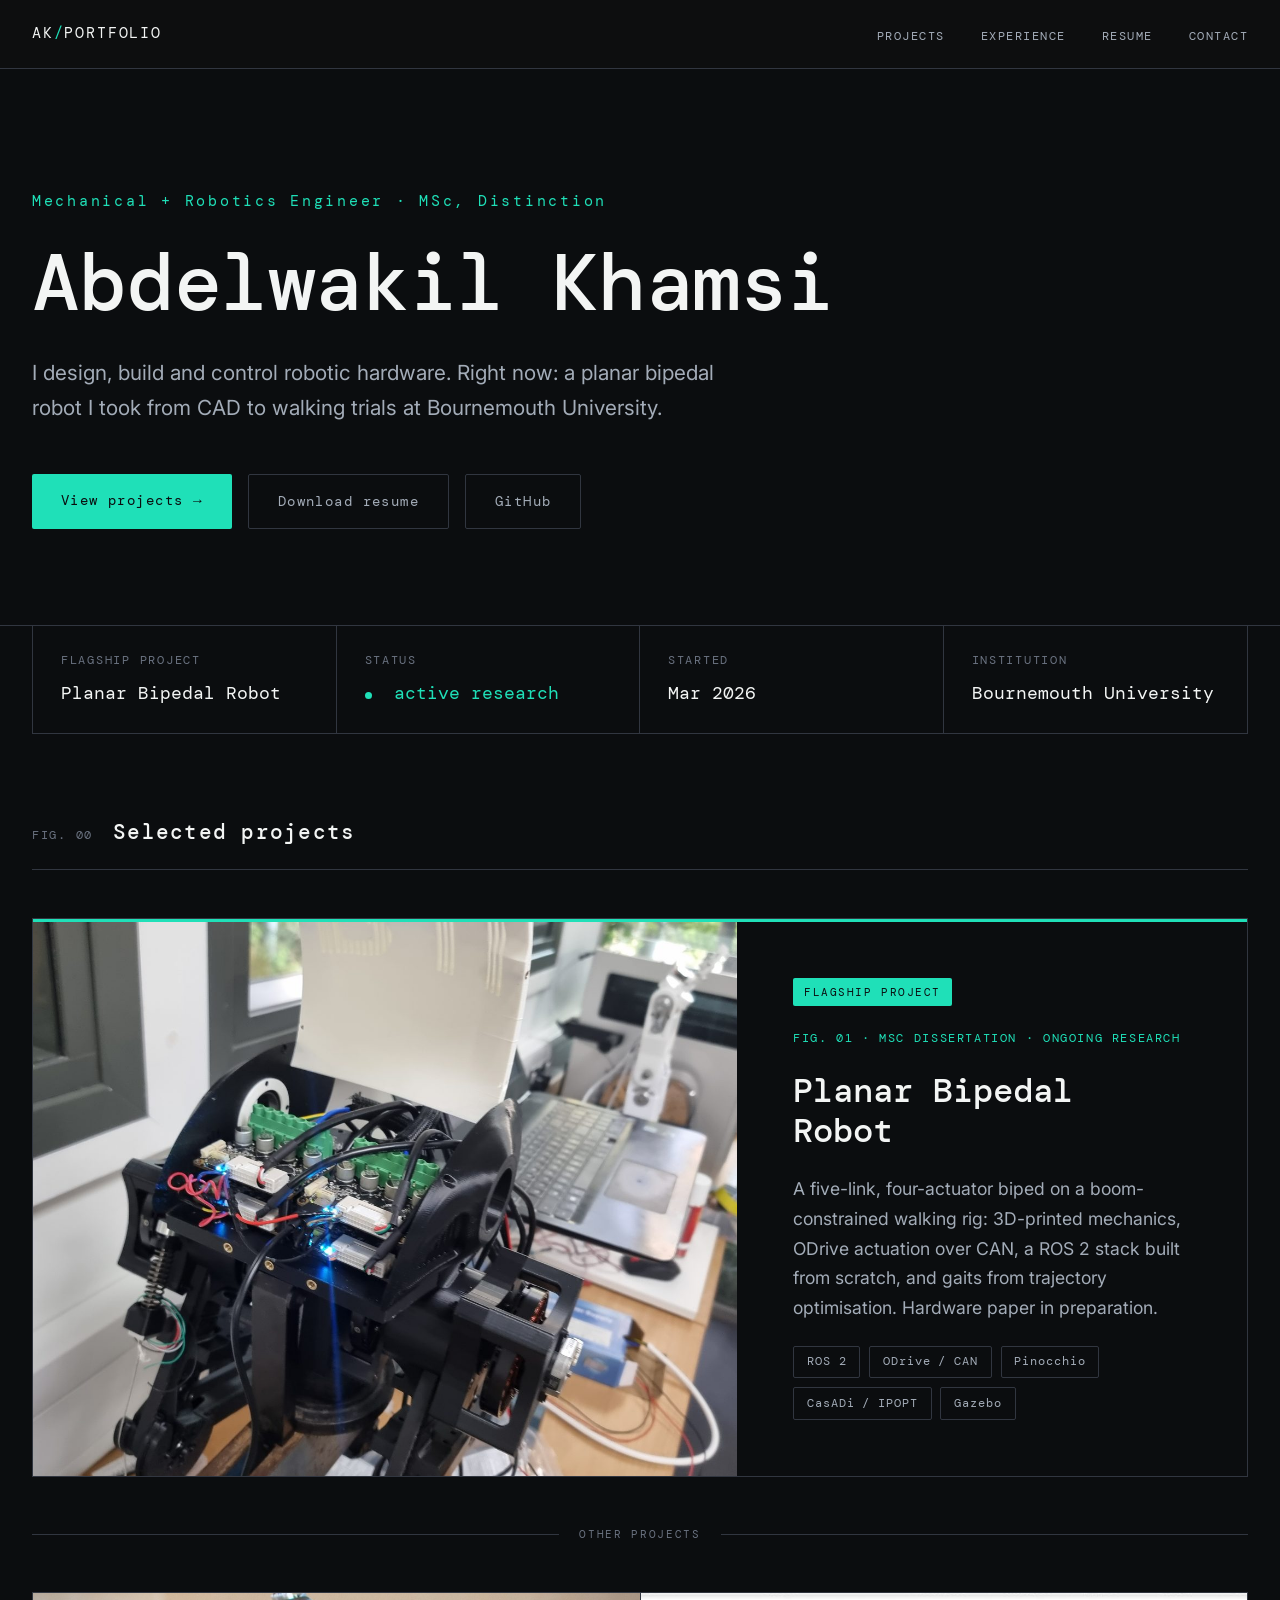
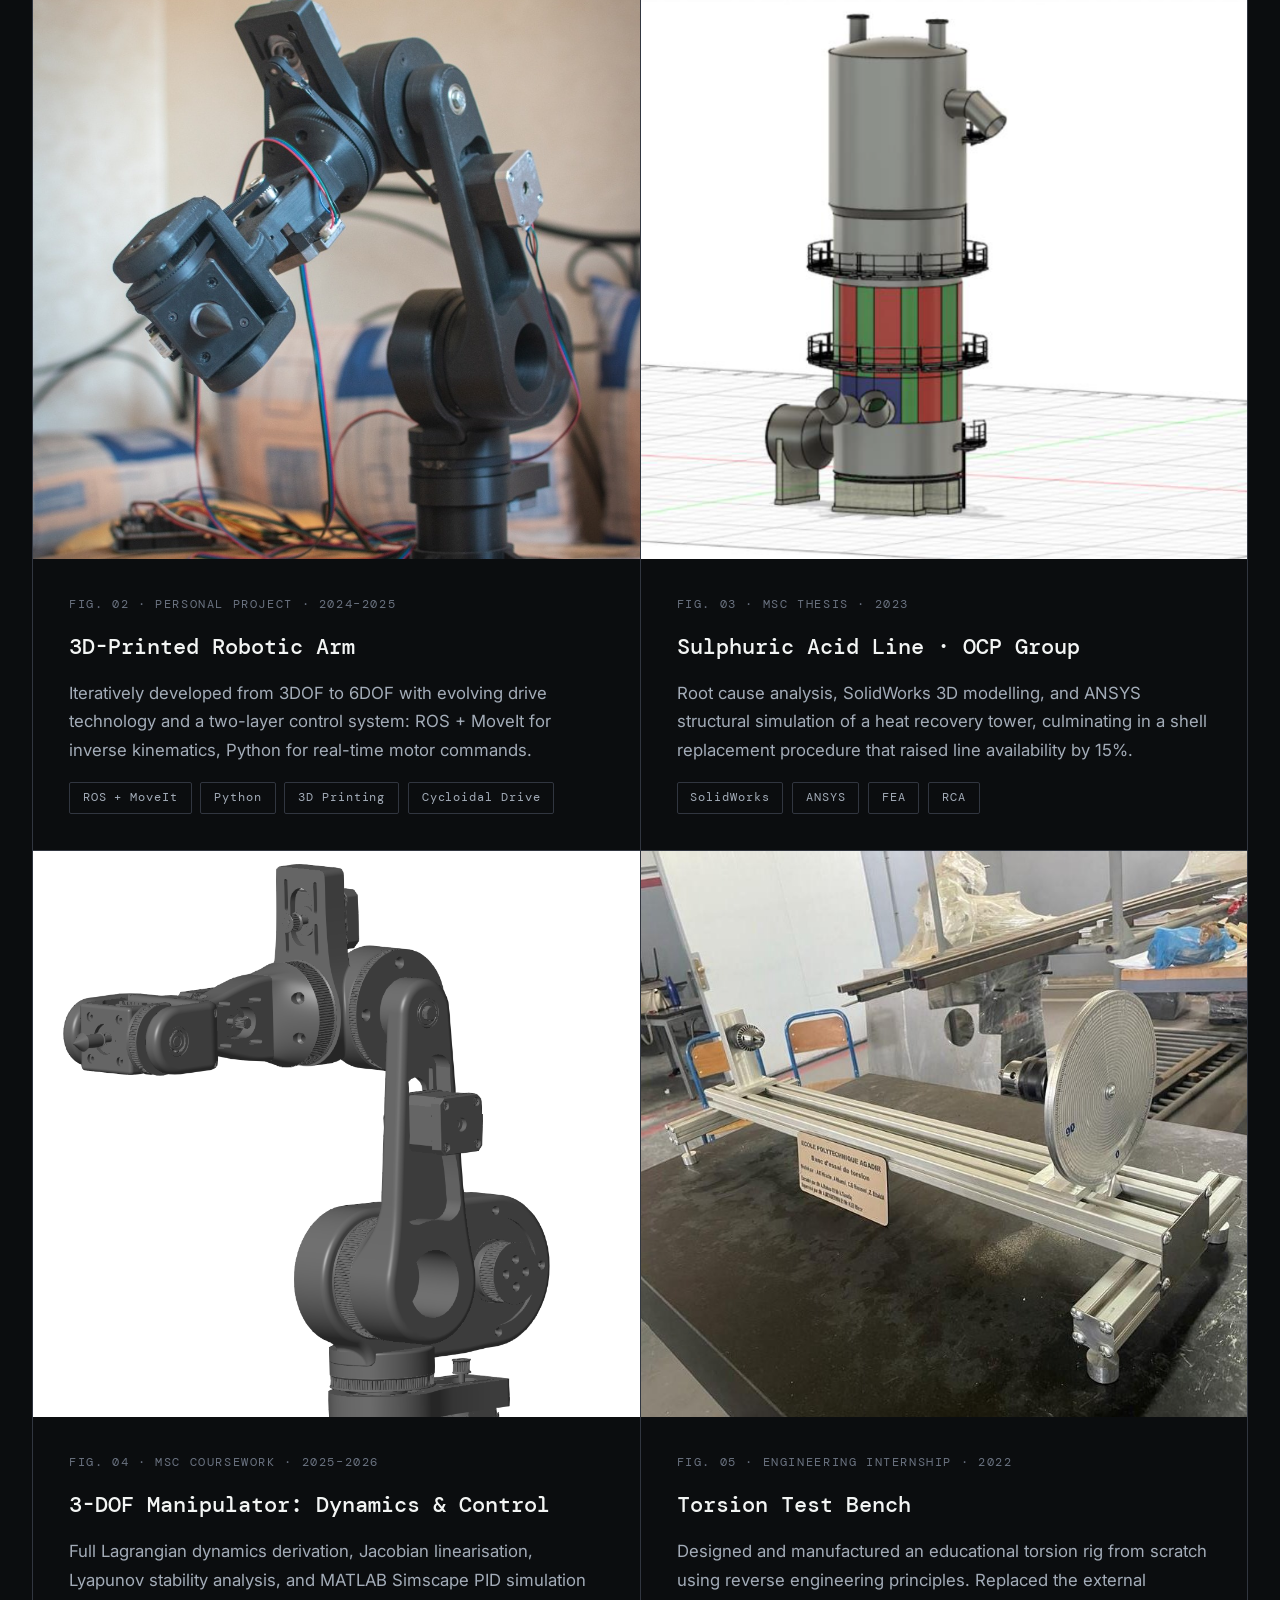
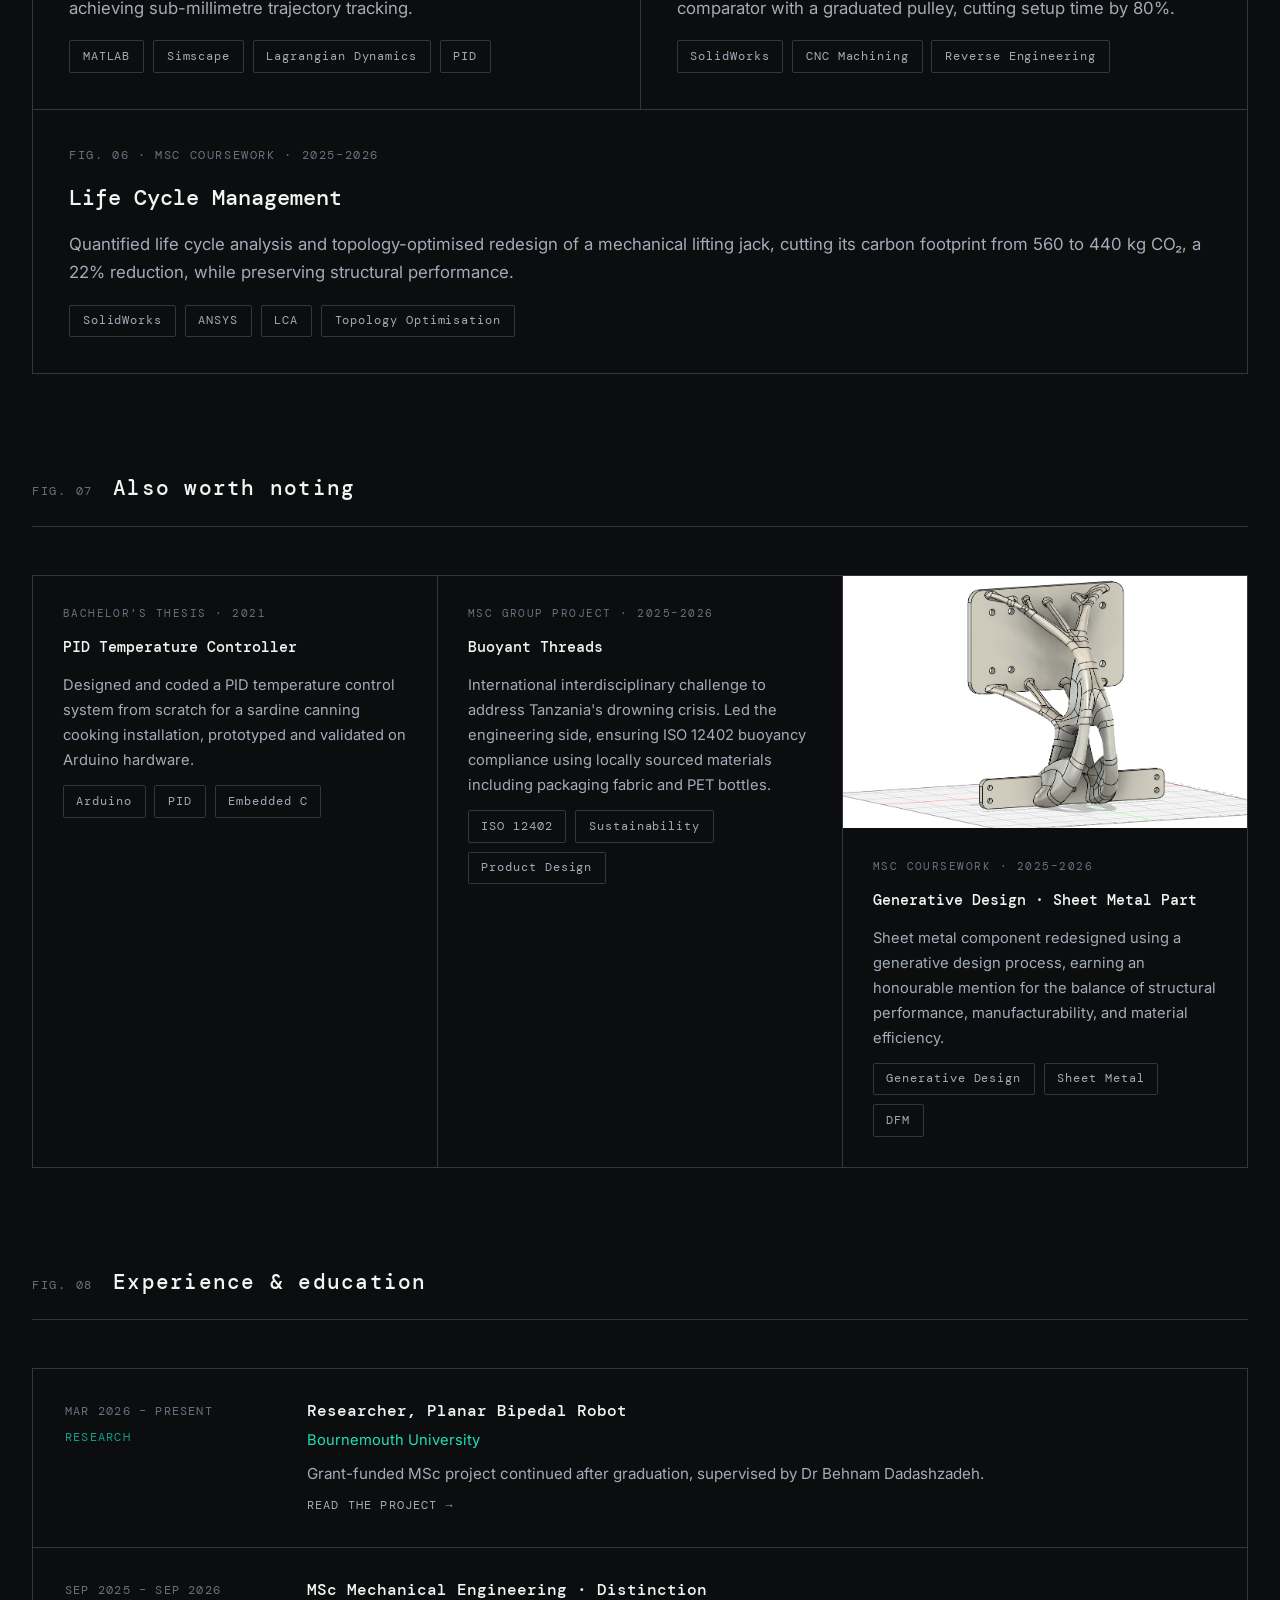
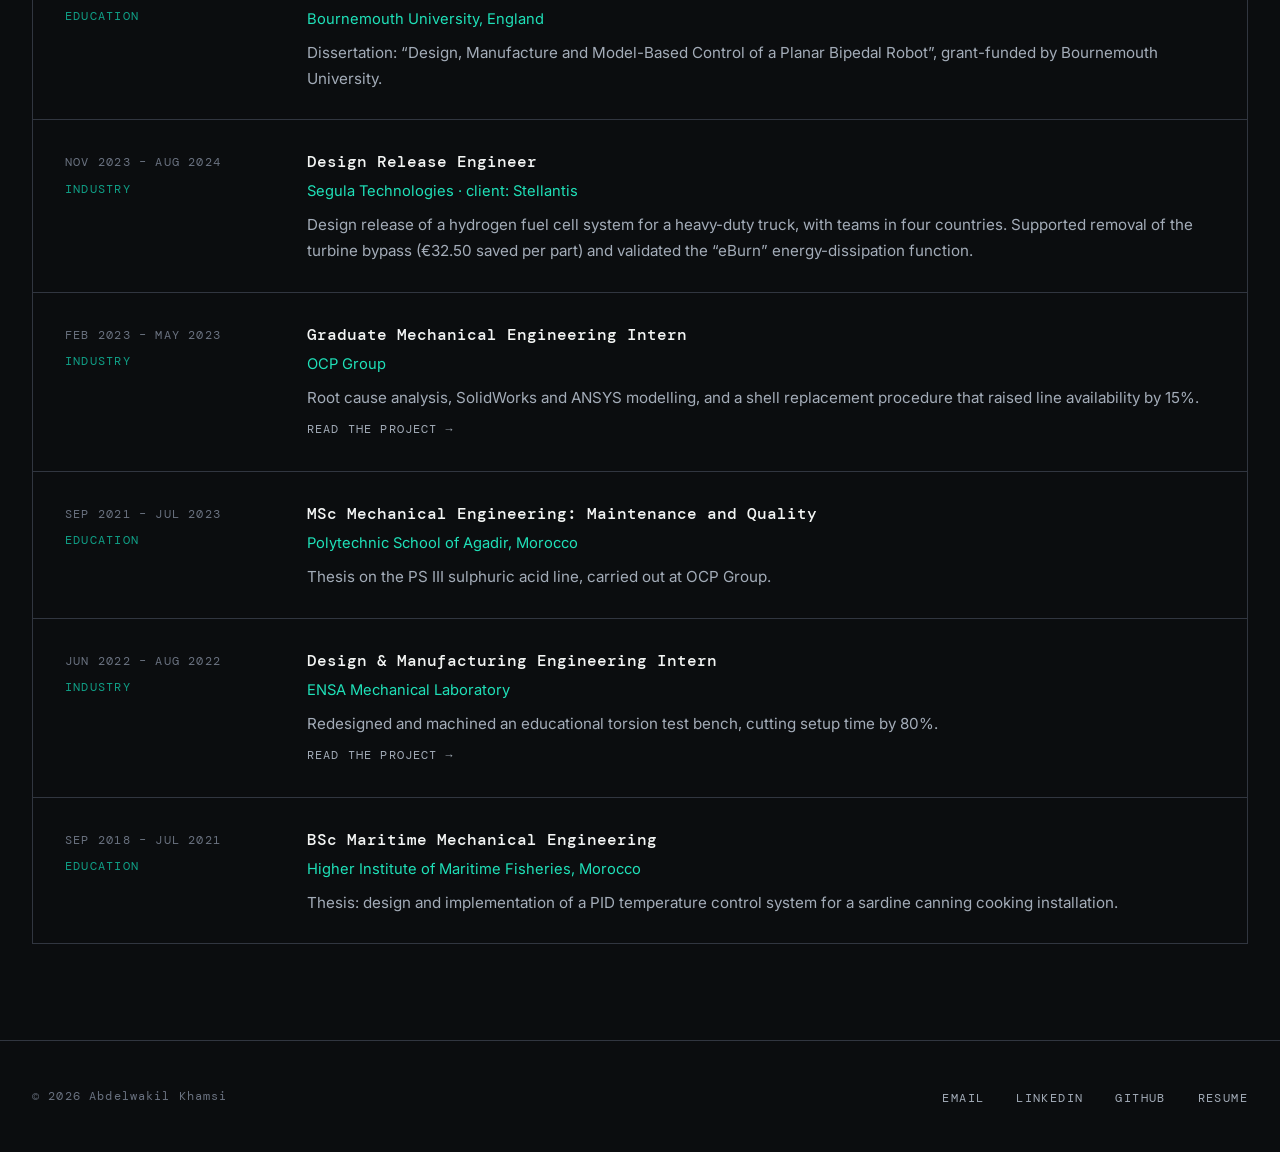
<file: index.html>
<!DOCTYPE html>
<html lang="en">
<head>
<meta charset="UTF-8">
<meta name="viewport" content="width=device-width, initial-scale=1.0">
<title>Abdelwakil Khamsi · Mechanical &amp; Robotics Engineer</title>
<meta name="description" content="Mechanical and robotics engineer (MSc, Distinction). Portfolio of robotics, mechanical design and control projects, led by a planar bipedal robot walking on trajectory-optimised gaits.">
<link rel="stylesheet" href="assets/css/style.css?v=5">
<script src="assets/js/analytics.js?v=5" defer></script>
<script src="assets/js/site.js?v=5" defer></script>
</head>
<body>

<nav class="nav">
  <div class="wrap">
    <a href="index.html" class="nav-mark">AK<span>/</span>PORTFOLIO</a>
    <ul class="nav-links">
      <li><a href="#projects">PROJECTS</a></li>
      <li><a href="#experience">EXPERIENCE</a></li>
      <li><a href="resume.pdf?v=3">RESUME</a></li>
      <li><a href="#contact">CONTACT</a></li>
    </ul>
  </div>
</nav>

<header class="hero">
  <div class="wrap">
    <div class="eyebrow">Mechanical + Robotics Engineer &middot; MSc, Distinction</div>
    <h1>Abdelwakil Khamsi</h1>
    <p class="lede">I design, build and control robotic hardware. Right now: a planar bipedal robot I took from CAD to walking trials at Bournemouth University.</p>
    <div class="btn-row">
      <a href="#projects" class="btn btn-primary">View projects &#8594;</a>
      <a href="resume.pdf?v=3" class="btn btn-outline">Download resume</a>
      <a href="https://github.com/Abdel-wakil" class="btn btn-outline">GitHub</a>
    </div>
  </div>
</header>

<div class="wrap">
  <div class="title-block">
    <div class="cell">
      <div class="label">FLAGSHIP PROJECT</div>
      <div class="value">Planar Bipedal Robot</div>
    </div>
    <div class="cell">
      <div class="label">STATUS</div>
      <div class="value teal"><span class="dot"></span>&nbsp; active research</div>
    </div>
    <div class="cell">
      <div class="label">STARTED</div>
      <div class="value">Mar 2026</div>
    </div>
    <div class="cell">
      <div class="label">INSTITUTION</div>
      <div class="value">Bournemouth University</div>
    </div>
  </div>
</div>

<main class="wrap" id="projects">

  <div class="section-head">
    <span class="fig">FIG. 00</span>
    <h2>Selected projects</h2>
  </div>

  <div class="featured-wrap">
    <a href="projects/biped.html" class="card featured">
      <div class="media fit">
        <img src="assets/img/biped/gallery/web/20260728_174848.jpg" alt="Planar bipedal robot powered up on the lab bench, torso shell open" loading="eager">
      </div>
      <div class="body">
        <span class="featured-badge">FLAGSHIP PROJECT</span>
        <div class="fig-label">FIG. 01 &middot; MSC DISSERTATION &middot; ONGOING RESEARCH</div>
        <h3>Planar Bipedal Robot</h3>
        <p>A five-link, four-actuator biped on a boom-constrained walking rig: 3D-printed mechanics, ODrive actuation over CAN, a ROS 2 stack built from scratch, and gaits from trajectory optimisation. Hardware paper in preparation.</p>
        <div class="tags">
          <span class="tag">ROS 2</span>
          <span class="tag">ODrive / CAN</span>
          <span class="tag">Pinocchio</span>
          <span class="tag">CasADi / IPOPT</span>
          <span class="tag">Gazebo</span>
        </div>
      </div>
    </a>
  </div>

  <div class="featured-divider">
    <span>OTHER PROJECTS</span>
  </div>

  <div class="grid">

    <a href="projects/robotic-arm.html" class="card">
      <div class="media fit" style="aspect-ratio: 1040 / 970;">
        <img src="assets/img/robotic-arm/thumbnail.jpeg" alt="Finished 3D-printed 6DOF robotic arm" loading="lazy">
      </div>
      <div class="body">
        <div class="fig-label">FIG. 02 &middot; PERSONAL PROJECT &middot; 2024&#8211;2025</div>
        <h3>3D-Printed Robotic Arm</h3>
        <p>Iteratively developed from 3DOF to 6DOF with evolving drive technology and a two-layer control system: ROS + MoveIt for inverse kinematics, Python for real-time motor commands.</p>
        <div class="tags">
          <span class="tag">ROS + MoveIt</span>
          <span class="tag">Python</span>
          <span class="tag">3D Printing</span>
          <span class="tag">Cycloidal Drive</span>
        </div>
      </div>
    </a>

    <a href="projects/ocp.html" class="card">
      <div class="media fit" style="aspect-ratio: 1040 / 970;">
        <img src="assets/img/ocp/thumbnail.png" alt="3D CAD model of the HRS tower" loading="lazy">
      </div>
      <div class="body">
        <div class="fig-label">FIG. 03 &middot; MSC THESIS &middot; 2023</div>
        <h3>Sulphuric Acid Line · OCP Group</h3>
        <p>Root cause analysis, SolidWorks 3D modelling, and ANSYS structural simulation of a heat recovery tower, culminating in a shell replacement procedure that raised line availability by 15%.</p>
        <div class="tags">
          <span class="tag">SolidWorks</span>
          <span class="tag">ANSYS</span>
          <span class="tag">FEA</span>
          <span class="tag">RCA</span>
        </div>
      </div>
    </a>

    <a href="projects/robot-control-design.html" class="card">
      <div class="media fit" style="aspect-ratio: 1040 / 970;">
        <img src="assets/img/robot-control-design/thumbnail.png" alt="3-DOF manipulator: Simscape multibody model" loading="lazy">
      </div>
      <div class="body">
        <div class="fig-label">FIG. 04 &middot; MSC COURSEWORK &middot; 2025&#8211;2026</div>
        <h3>3-DOF Manipulator: Dynamics &amp; Control</h3>
        <p>Full Lagrangian dynamics derivation, Jacobian linearisation, Lyapunov stability analysis, and MATLAB Simscape PID simulation achieving sub-millimetre trajectory tracking.</p>
        <div class="tags">
          <span class="tag">MATLAB</span>
          <span class="tag">Simscape</span>
          <span class="tag">Lagrangian Dynamics</span>
          <span class="tag">PID</span>
        </div>
      </div>
    </a>

    <a href="projects/torsion-bench.html" class="card">
      <div class="media fit" style="aspect-ratio: 1040 / 970;">
        <img src="assets/img/torsion-bench/thumbnail.jpg" alt="Manufactured torsion test bench, assembled and operational" loading="lazy">
      </div>
      <div class="body">
        <div class="fig-label">FIG. 05 &middot; ENGINEERING INTERNSHIP &middot; 2022</div>
        <h3>Torsion Test Bench</h3>
        <p>Designed and manufactured an educational torsion rig from scratch using reverse engineering principles. Replaced the external comparator with a graduated pulley, cutting setup time by 80%.</p>
        <div class="tags">
          <span class="tag">SolidWorks</span>
          <span class="tag">CNC Machining</span>
          <span class="tag">Reverse Engineering</span>
        </div>
      </div>
    </a>

    <a href="projects/life-cycle.html" class="card">
      <div class="body">
        <div class="fig-label">FIG. 06 &middot; MSC COURSEWORK &middot; 2025&#8211;2026</div>
        <h3>Life Cycle Management</h3>
        <p>Quantified life cycle analysis and topology-optimised redesign of a mechanical lifting jack, cutting its carbon footprint from 560 to 440 kg CO&#8322;, a 22% reduction, while preserving structural performance.</p>
        <div class="tags">
          <span class="tag">SolidWorks</span>
          <span class="tag">ANSYS</span>
          <span class="tag">LCA</span>
          <span class="tag">Topology Optimisation</span>
        </div>
      </div>
    </a>

  </div>

  <!-- OTHER MENTIONS -->
  <div class="section-head">
    <span class="fig">FIG. 07</span>
    <h2>Also worth noting</h2>
  </div>

  <div class="mention-grid">

    <div class="mention">
      <div class="mention-body">
        <div class="fig-label">BACHELOR'S THESIS &middot; 2021</div>
        <h4>PID Temperature Controller</h4>
        <p>Designed and coded a PID temperature control system from scratch for a sardine canning cooking installation, prototyped and validated on Arduino hardware.</p>
        <div class="tags">
          <span class="tag">Arduino</span>
          <span class="tag">PID</span>
          <span class="tag">Embedded C</span>
        </div>
      </div>
    </div>

    <div class="mention">
      <div class="mention-body">
        <div class="fig-label">MSC GROUP PROJECT &middot; 2025&#8211;2026</div>
        <h4>Buoyant Threads</h4>
        <p>International interdisciplinary challenge to address Tanzania's drowning crisis. Led the engineering side, ensuring ISO 12402 buoyancy compliance using locally sourced materials including packaging fabric and PET bottles.</p>
        <div class="tags">
          <span class="tag">ISO 12402</span>
          <span class="tag">Sustainability</span>
          <span class="tag">Product Design</span>
        </div>
      </div>
    </div>

    <div class="mention">
      <div class="media">
        <img src="assets/img/generative-design/Generative_design_iso_view_back.png" alt="Generative design result: back view showing the organic branching topology" loading="lazy">
      </div>
      <div class="mention-body">
        <div class="fig-label">MSC COURSEWORK &middot; 2025&#8211;2026</div>
        <h4>Generative Design · Sheet Metal Part</h4>
        <p>Sheet metal component redesigned using a generative design process, earning an honourable mention for the balance of structural performance, manufacturability, and material efficiency.</p>
        <div class="tags">
          <span class="tag">Generative Design</span>
          <span class="tag">Sheet Metal</span>
          <span class="tag">DFM</span>
        </div>
      </div>
    </div>

  </div>

  <!-- EXPERIENCE & EDUCATION -->
  <div class="section-head" id="experience">
    <span class="fig">FIG. 08</span>
    <h2>Experience &amp; education</h2>
  </div>

  <div class="timeline">

    <div class="timeline-item">
      <div class="when">MAR 2026 &#8211; PRESENT<span class="kind">RESEARCH</span></div>
      <div>
        <h4>Researcher, Planar Bipedal Robot</h4>
        <div class="org">Bournemouth University</div>
        <p>Grant-funded MSc project continued after graduation, supervised by Dr Behnam Dadashzadeh.</p>
        <a href="projects/biped.html" class="more">READ THE PROJECT &#8594;</a>
      </div>
    </div>

    <div class="timeline-item">
      <div class="when">SEP 2025 &#8211; SEP 2026<span class="kind">EDUCATION</span></div>
      <div>
        <h4>MSc Mechanical Engineering &middot; Distinction</h4>
        <div class="org">Bournemouth University, England</div>
        <p>Dissertation: &ldquo;Design, Manufacture and Model-Based Control of a Planar Bipedal Robot&rdquo;, grant-funded by Bournemouth University.</p>
      </div>
    </div>

    <div class="timeline-item">
      <div class="when">NOV 2023 &#8211; AUG 2024<span class="kind">INDUSTRY</span></div>
      <div>
        <h4>Design Release Engineer</h4>
        <div class="org">Segula Technologies &middot; client: Stellantis</div>
        <p>Design release of a hydrogen fuel cell system for a heavy-duty truck, with teams in four countries. Supported removal of the turbine bypass (&euro;32.50 saved per part) and validated the &ldquo;eBurn&rdquo; energy-dissipation function.</p>
      </div>
    </div>

    <div class="timeline-item">
      <div class="when">FEB 2023 &#8211; MAY 2023<span class="kind">INDUSTRY</span></div>
      <div>
        <h4>Graduate Mechanical Engineering Intern</h4>
        <div class="org">OCP Group</div>
        <p>Root cause analysis, SolidWorks and ANSYS modelling, and a shell replacement procedure that raised line availability by 15%.</p>
        <a href="projects/ocp.html" class="more">READ THE PROJECT &#8594;</a>
      </div>
    </div>

    <div class="timeline-item">
      <div class="when">SEP 2021 &#8211; JUL 2023<span class="kind">EDUCATION</span></div>
      <div>
        <h4>MSc Mechanical Engineering: Maintenance and Quality</h4>
        <div class="org">Polytechnic School of Agadir, Morocco</div>
        <p>Thesis on the PS III sulphuric acid line, carried out at OCP Group.</p>
      </div>
    </div>

    <div class="timeline-item">
      <div class="when">JUN 2022 &#8211; AUG 2022<span class="kind">INDUSTRY</span></div>
      <div>
        <h4>Design &amp; Manufacturing Engineering Intern</h4>
        <div class="org">ENSA Mechanical Laboratory</div>
        <p>Redesigned and machined an educational torsion test bench, cutting setup time by 80%.</p>
        <a href="projects/torsion-bench.html" class="more">READ THE PROJECT &#8594;</a>
      </div>
    </div>

    <div class="timeline-item">
      <div class="when">SEP 2018 &#8211; JUL 2021<span class="kind">EDUCATION</span></div>
      <div>
        <h4>BSc Maritime Mechanical Engineering</h4>
        <div class="org">Higher Institute of Maritime Fisheries, Morocco</div>
        <p>Thesis: design and implementation of a PID temperature control system for a sardine canning cooking installation.</p>
      </div>
    </div>

  </div>

</main>

<footer id="contact">
  <div class="wrap">
    <span class="copy">&#169; 2026 Abdelwakil Khamsi</span>
    <ul class="links">
      <li><a href="mailto:abdelwakil55khamsi@gmail.com">EMAIL</a></li>
      <li><a href="https://linkedin.com/in/abdelwakil-khamsi/">LINKEDIN</a></li>
      <li><a href="https://github.com/Abdel-wakil">GITHUB</a></li>
      <li><a href="resume.pdf?v=3">RESUME</a></li>
    </ul>
  </div>
</footer>

</body>
</html>
</file>
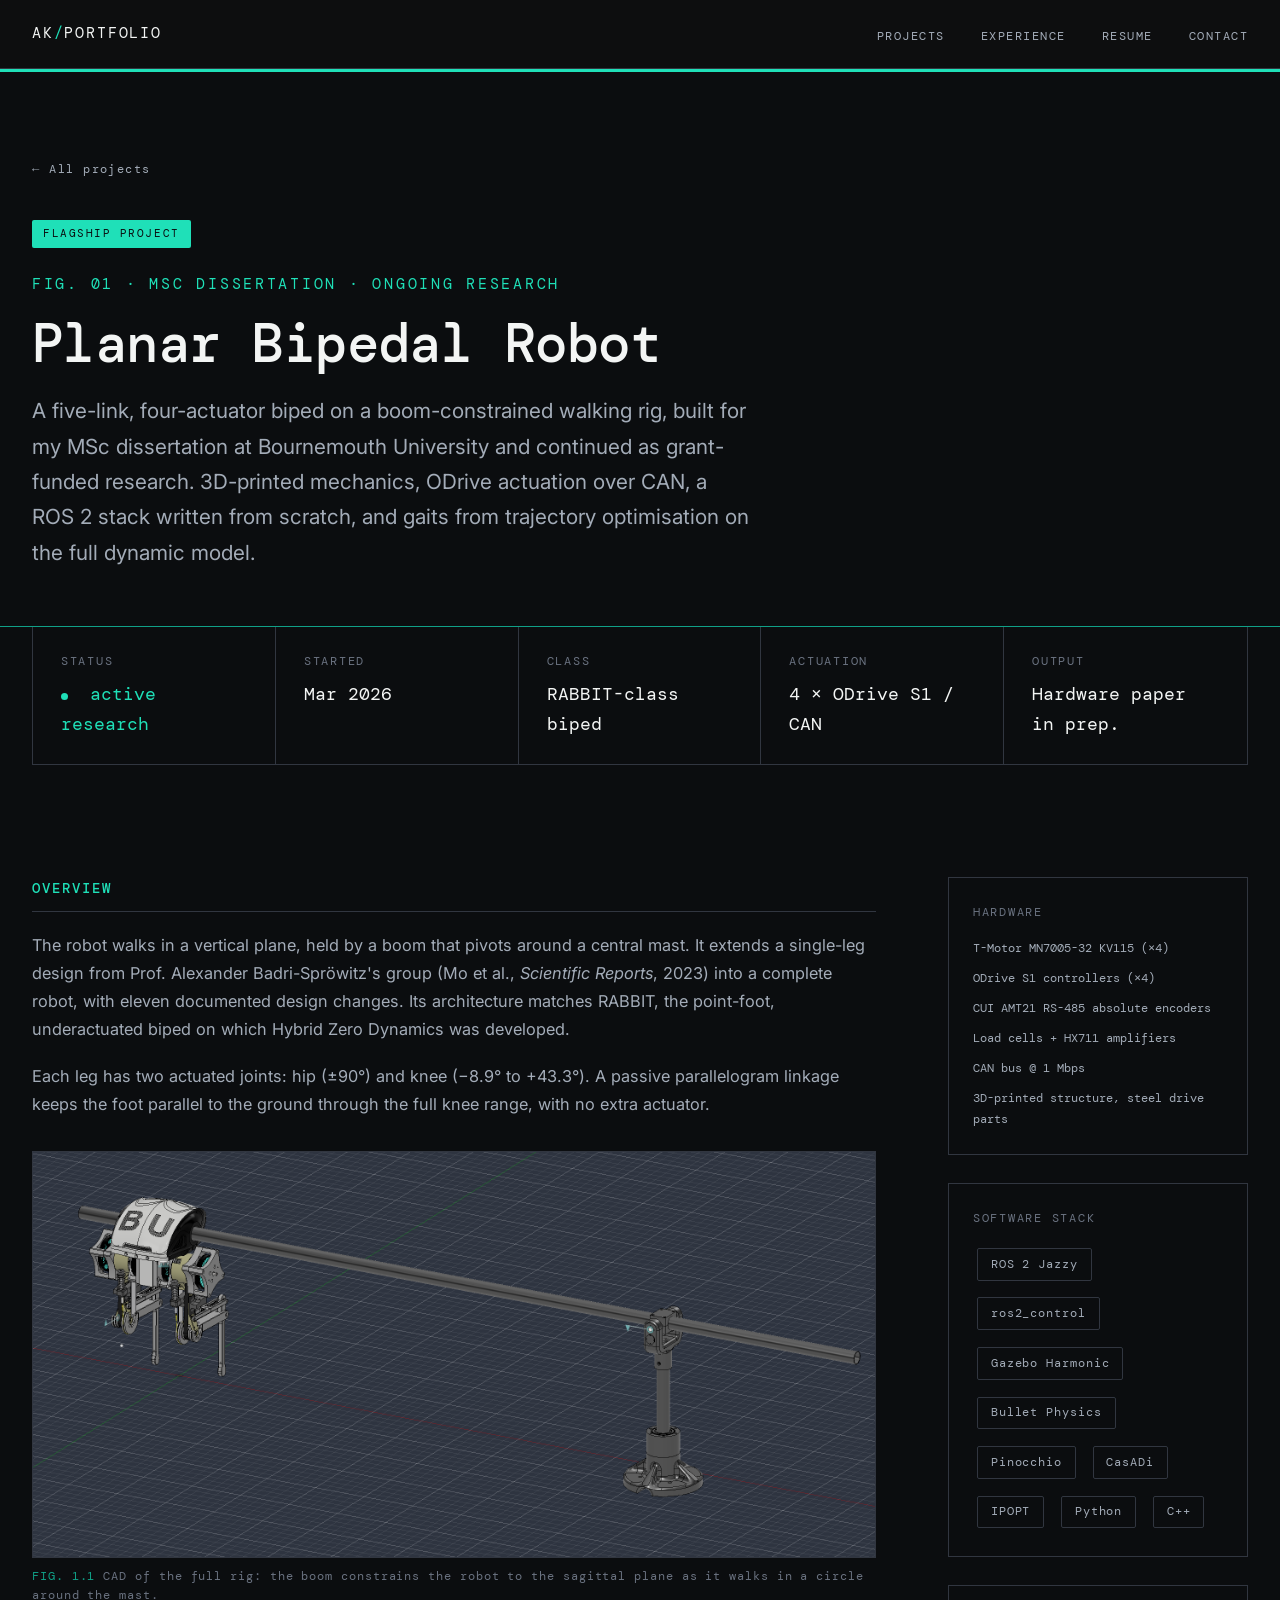
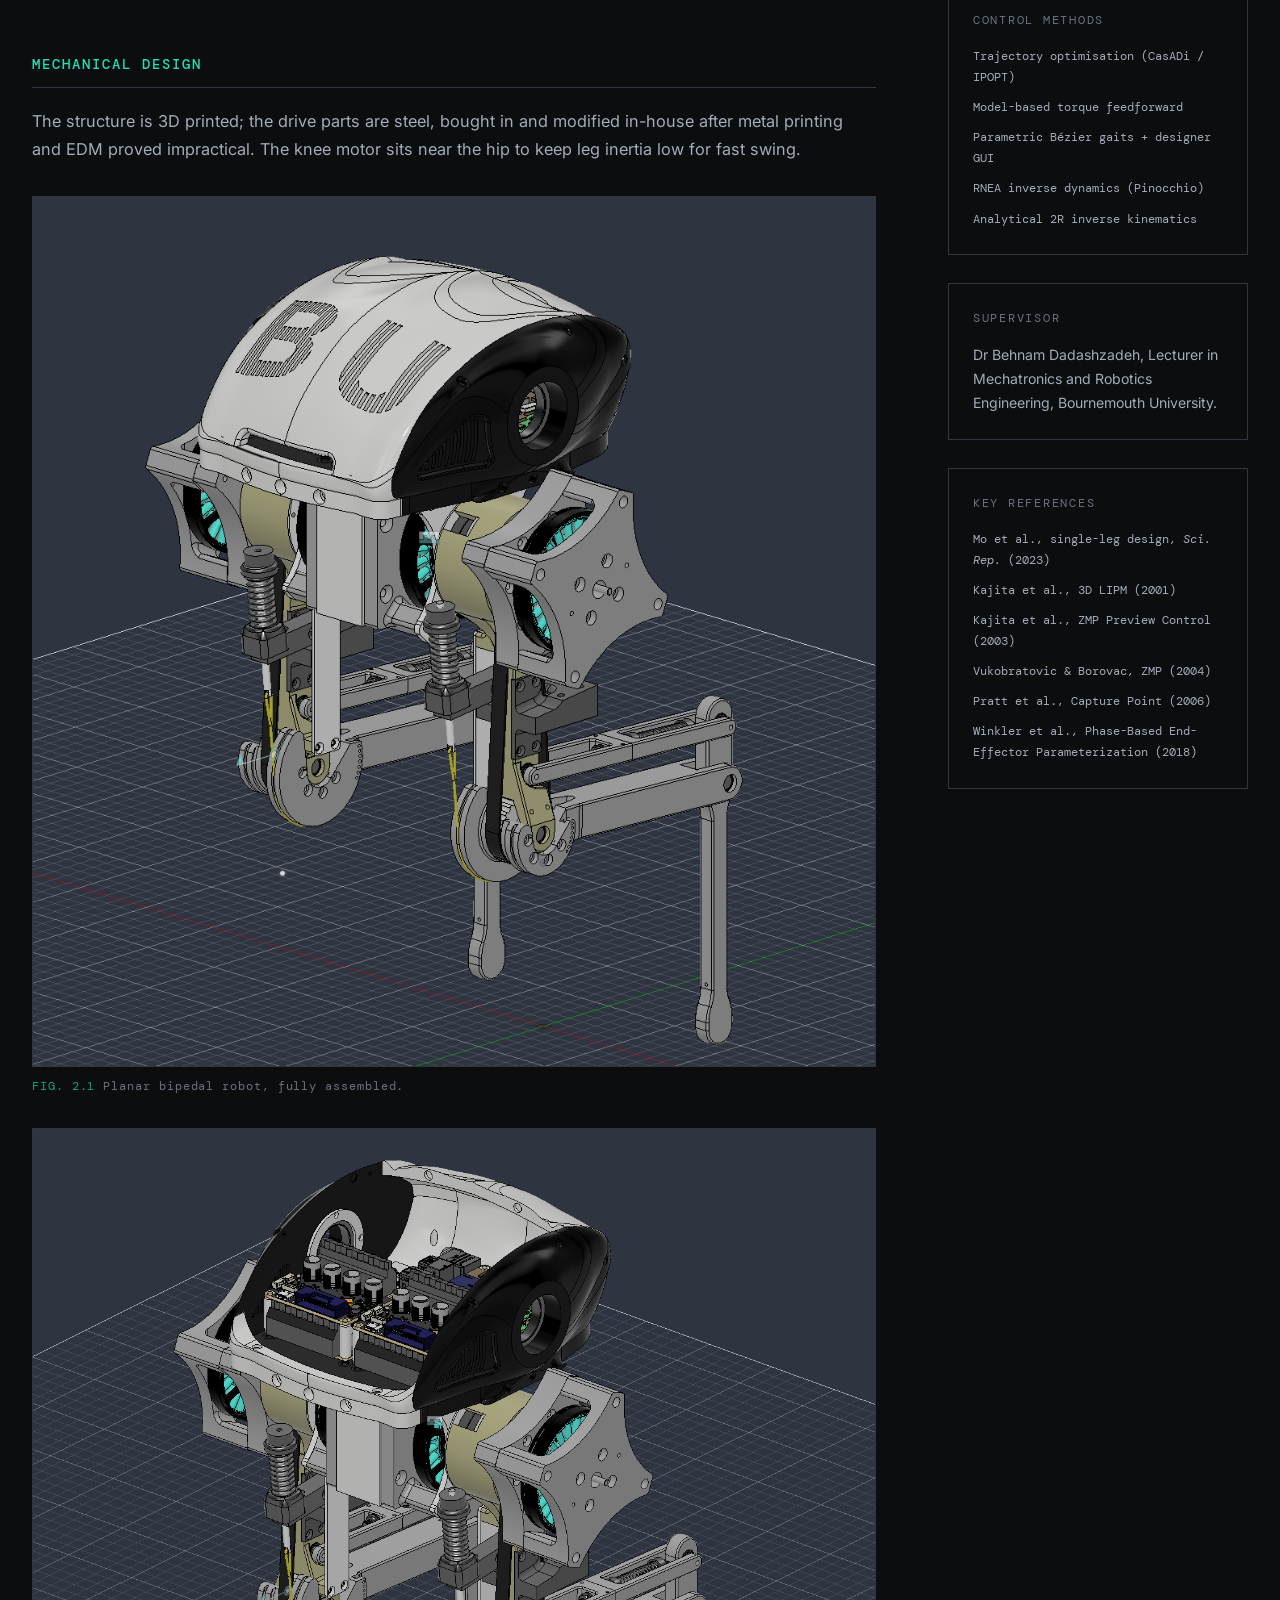
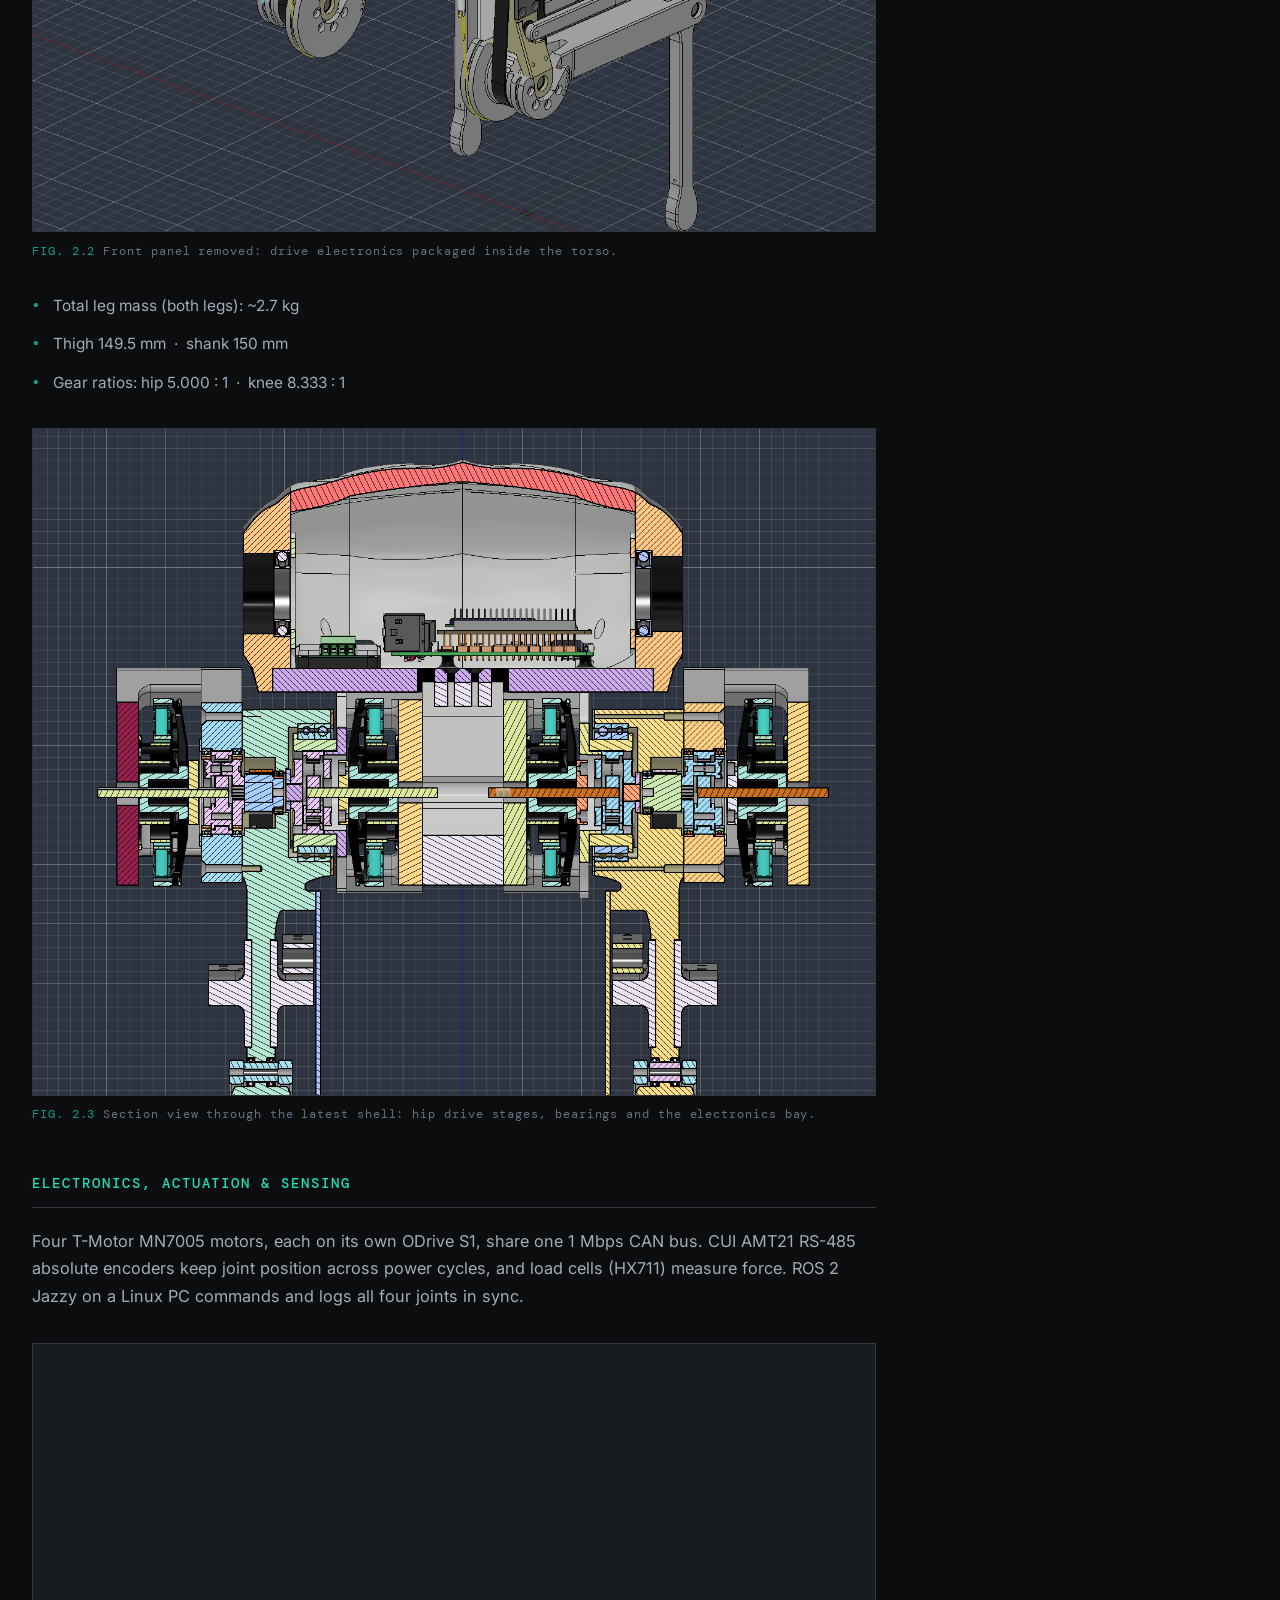
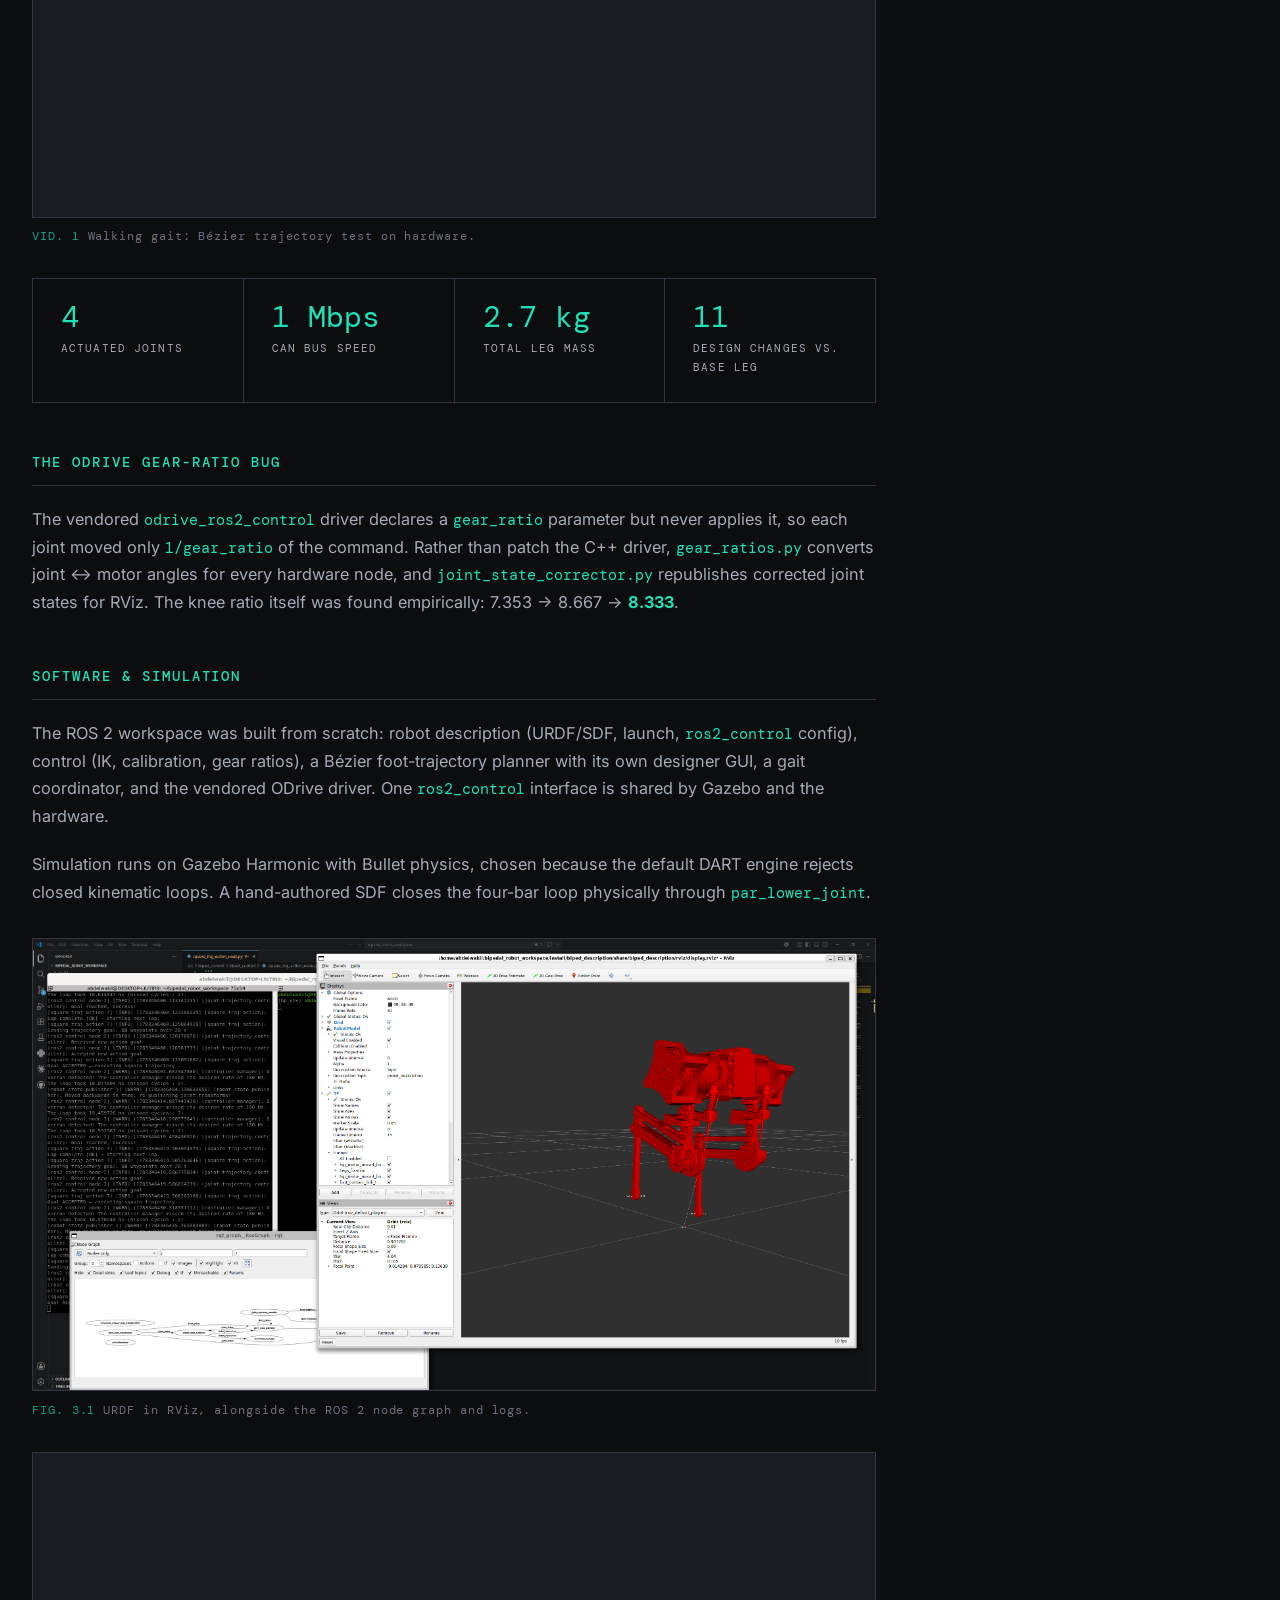
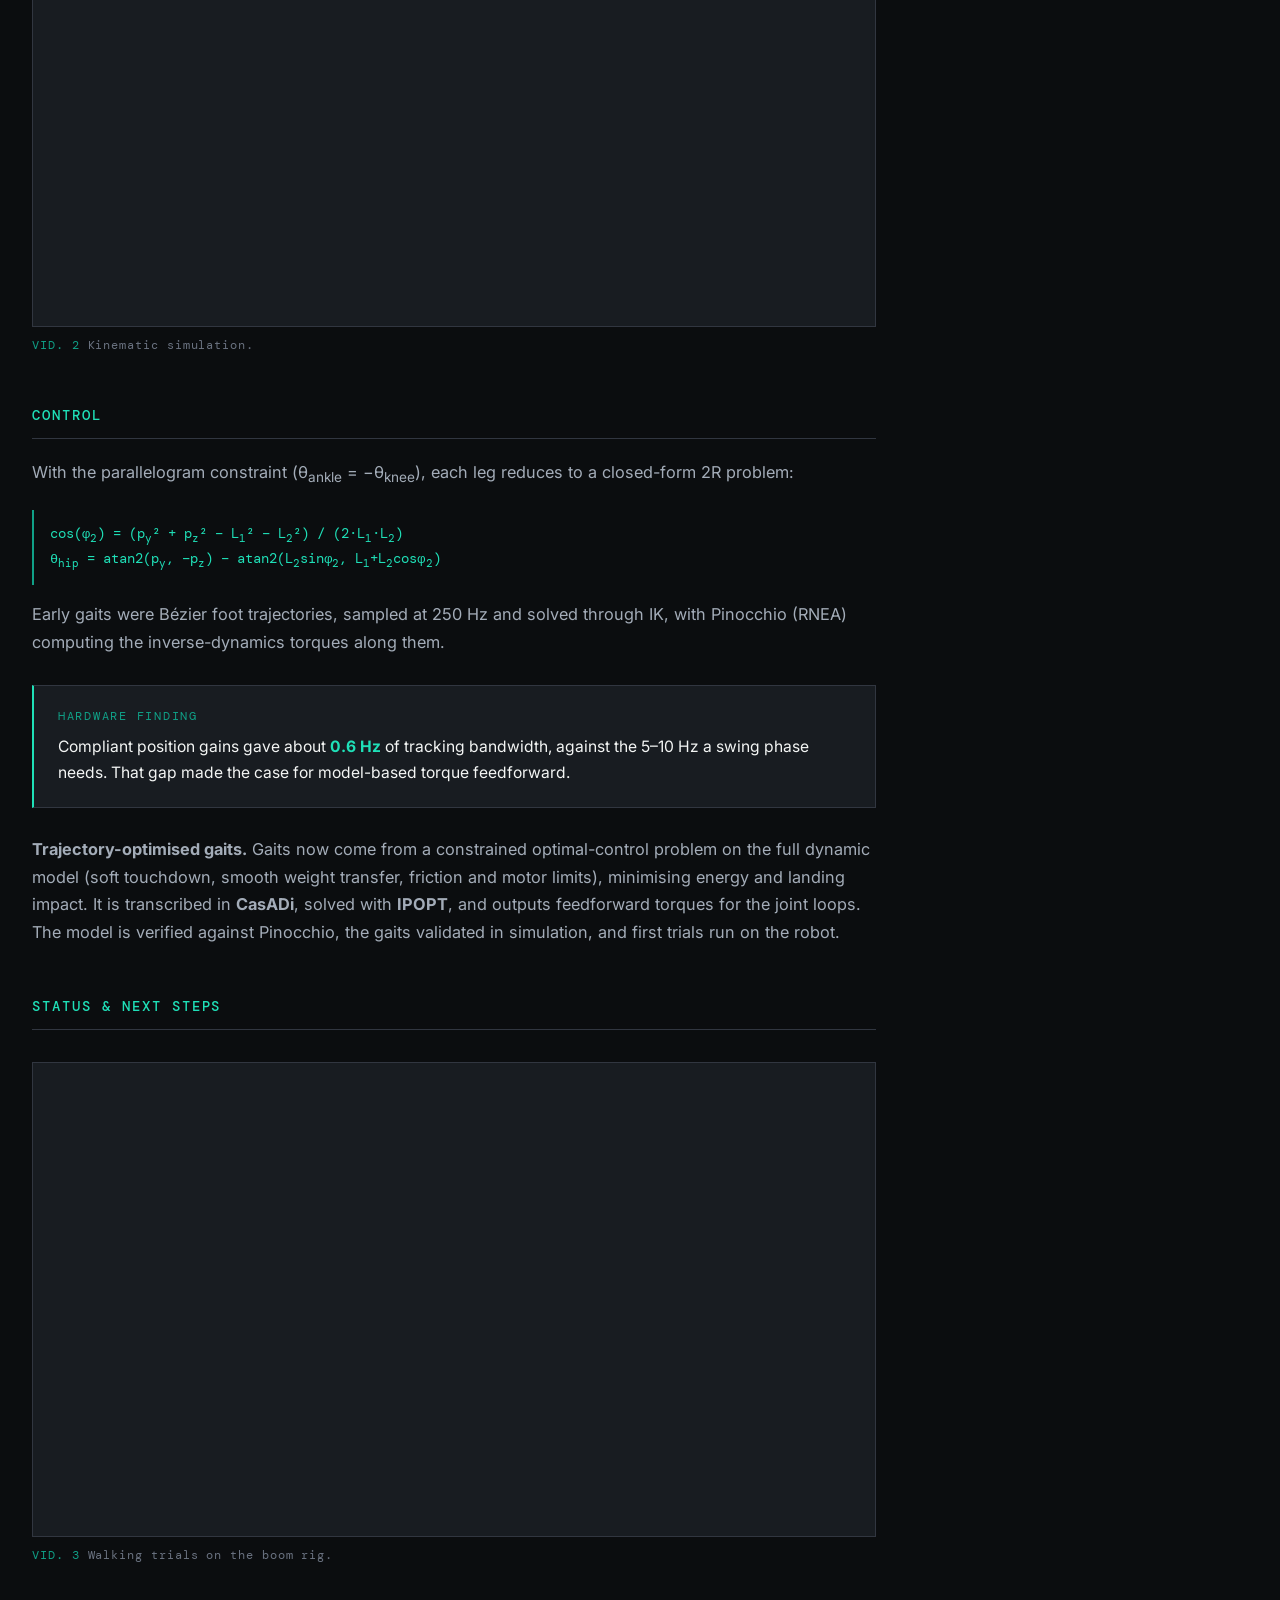
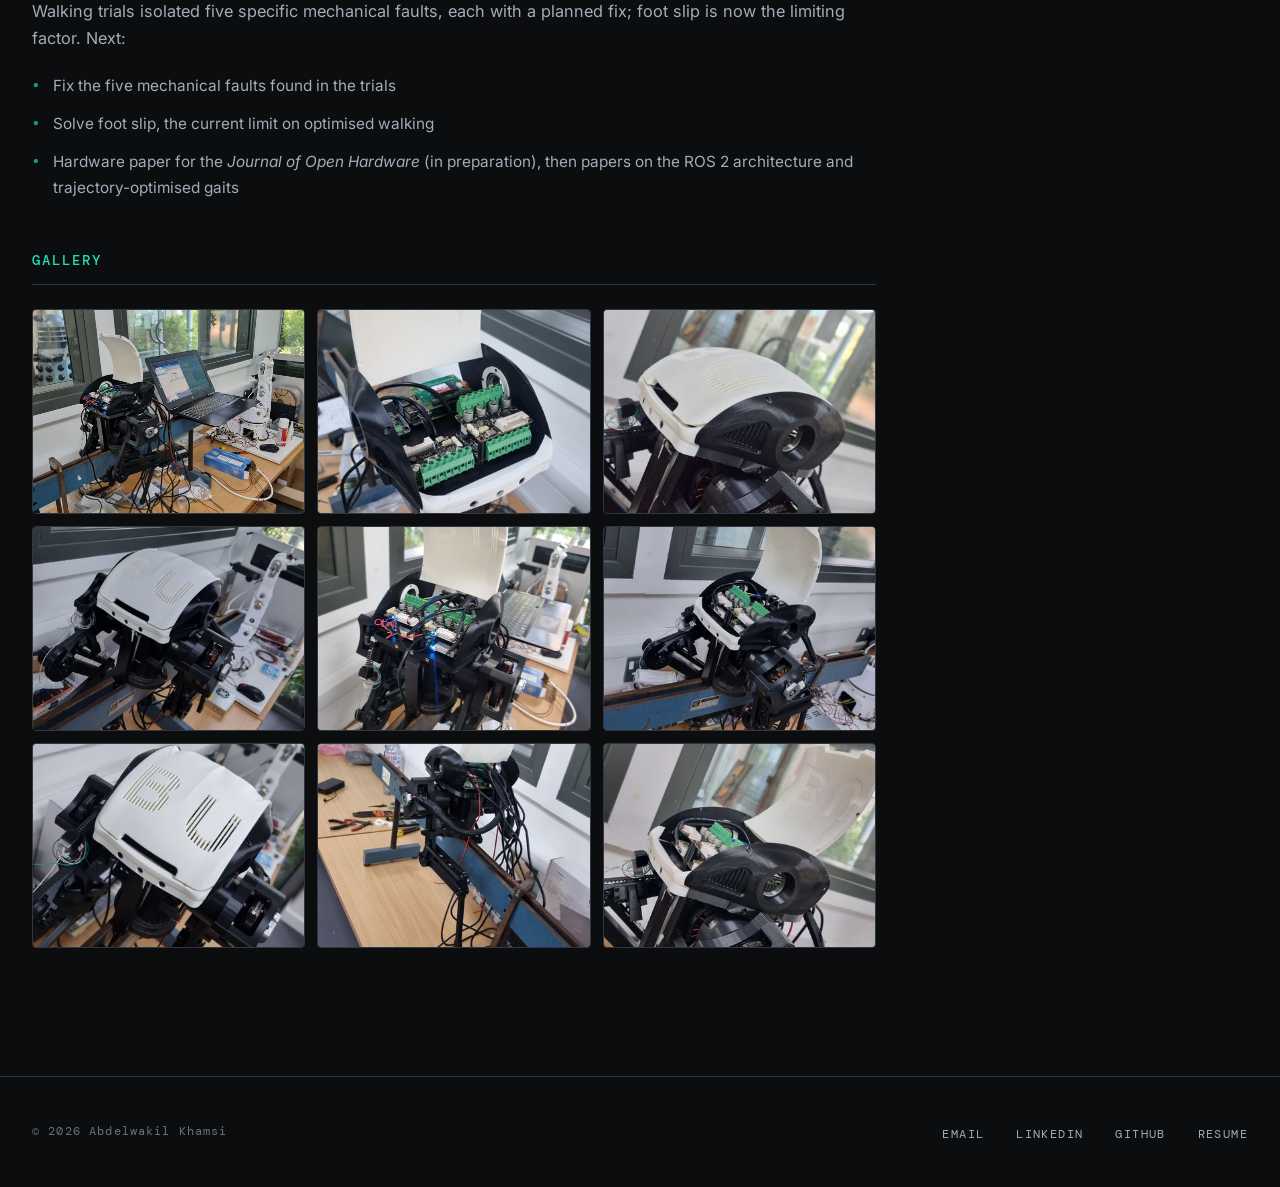
<file: projects/biped.html>
<!DOCTYPE html>
<html lang="en">
<head>
<meta charset="UTF-8">
<meta name="viewport" content="width=device-width, initial-scale=1.0">
<title>Planar Bipedal Robot · Abdelwakil Khamsi</title>
<meta name="description" content="A five-link, four-actuator planar bipedal robot on a boom-constrained walking rig. Custom mechanics, ODrive/CAN actuation, a ROS 2 stack built from scratch, and walking gaits from trajectory optimisation.">
<link rel="stylesheet" href="../assets/css/style.css?v=5">
<script src="../assets/js/analytics.js?v=5" defer></script>
<script src="../assets/js/site.js?v=5" defer></script>
</head>
<body>

<nav class="nav">
  <div class="wrap">
    <a href="../index.html" class="nav-mark">AK<span>/</span>PORTFOLIO</a>
    <ul class="nav-links">
      <li><a href="../index.html#projects">PROJECTS</a></li>
      <li><a href="../index.html#experience">EXPERIENCE</a></li>
      <li><a href="../resume.pdf?v=3">RESUME</a></li>
      <li><a href="../index.html#contact">CONTACT</a></li>
    </ul>
  </div>
</nav>

<header class="project-hero flagship">
  <div class="wrap">
    <a href="../index.html" class="back-link">&#8592; All projects</a>
    <span class="featured-badge">FLAGSHIP PROJECT</span>
    <div class="eyebrow">FIG. 01 · MSC DISSERTATION · ONGOING RESEARCH</div>
    <h1>Planar Bipedal Robot</h1>
    <p class="lede">A five-link, four-actuator biped on a boom-constrained walking rig, built for my MSc dissertation at Bournemouth University and continued as grant-funded research. 3D-printed mechanics, ODrive actuation over CAN, a ROS 2 stack written from scratch, and gaits from trajectory optimisation on the full dynamic model.</p>
  </div>
</header>

<div class="wrap">
  <div class="project-meta">
    <div class="cell">
      <div class="label">STATUS</div>
      <div class="value teal"><span class="dot"></span>&nbsp; active research</div>
    </div>
    <div class="cell">
      <div class="label">STARTED</div>
      <div class="value">Mar 2026</div>
    </div>
    <div class="cell">
      <div class="label">CLASS</div>
      <div class="value">RABBIT-class biped</div>
    </div>
    <div class="cell">
      <div class="label">ACTUATION</div>
      <div class="value">4 &times; ODrive S1 / CAN</div>
    </div>
    <div class="cell">
      <div class="label">OUTPUT</div>
      <div class="value">Hardware paper in prep.</div>
    </div>
  </div>
</div>

<div class="wrap">
  <div class="project-body">

    <div class="prose">

      <h2>OVERVIEW</h2>
      <p>The robot walks in a vertical plane, held by a boom that pivots around a central mast. It extends a single-leg design from Prof. Alexander Badri-Spr&ouml;witz's group (Mo et al., <em>Scientific Reports</em>, 2023) into a complete robot, with eleven documented design changes. Its architecture matches RABBIT, the point-foot, underactuated biped on which Hybrid Zero Dynamics was developed.</p>
      <p>Each leg has two actuated joints: hip (&plusmn;90&deg;) and knee (&minus;8.9&deg; to +43.3&deg;). A passive parallelogram linkage keeps the foot parallel to the ground through the full knee range, with no extra actuator.</p>

      <figure class="figure">
        <div class="media-block fit" style="aspect-ratio: 1974 / 952;">
          <img src="../assets/img/biped/full_rig_v2.png" alt="CAD of the full rig: the robot fully assembled on the boom, with the central pivot mast it swings around" loading="lazy">
        </div>
        <figcaption><b>FIG. 1.1</b>CAD of the full rig: the boom constrains the robot to the sagittal plane as it walks in a circle around the mast.</figcaption>
      </figure>

      <h2>MECHANICAL DESIGN</h2>
      <p>The structure is 3D printed; the drive parts are steel, bought in and modified in-house after metal printing and EDM proved impractical. The knee motor sits near the hip to keep leg inertia low for fast swing.</p>

      <figure class="figure">
        <div class="media-block fit" style="aspect-ratio: 1043 / 1077;">
          <img src="../assets/img/biped/planar_bipedal_robot.png" alt="Planar bipedal robot, fully assembled CAD, isometric view" loading="lazy">
        </div>
        <figcaption><b>FIG. 2.1</b>Planar bipedal robot, fully assembled.</figcaption>
      </figure>

      <figure class="figure">
        <div class="media-block fit" style="aspect-ratio: 1366 / 1140;">
          <img src="../assets/img/biped/electronics_view.png" alt="Robot CAD: torso with the front panel removed, showing the internal electronics" loading="lazy">
        </div>
        <figcaption><b>FIG. 2.2</b>Front panel removed: drive electronics packaged inside the torso.</figcaption>
      </figure>

      <ul>
        <li>Total leg mass (both legs): ~2.7 kg</li>
        <li>Thigh 149.5 mm &nbsp;&middot;&nbsp; shank 150 mm</li>
        <li>Gear ratios: hip 5.000 : 1 &nbsp;&middot;&nbsp; knee 8.333 : 1</li>
      </ul>

      <figure class="figure">
        <div class="media-block fit" style="aspect-ratio: 1405 / 1112;">
          <img src="../assets/img/biped/section_view_v2.png" alt="Robot CAD section view through the latest torso shell, showing the hip drive stages, bearings and electronics bay" loading="lazy">
        </div>
        <figcaption><b>FIG. 2.3</b>Section view through the latest shell: hip drive stages, bearings and the electronics bay.</figcaption>
      </figure>

      <!--
        ASSEMBLY & EXPLODED VIEWS
        Drop looping CAD animations into assets/img/biped/anim/ (muted .mp4,
        H.264, ~720p, under ~4 MB each; a .webm alongside is a bonus) plus a
        poster .jpg of the first frame, then uncomment this block.
        site.js plays each clip only while it is on screen.

      <h2>ASSEMBLY &amp; EXPLODED VIEWS</h2>
      <div class="anim-grid">
        <figure class="figure wide">
          <div class="media-block" style="aspect-ratio: 16 / 9;">
            <video data-autoplay muted loop playsinline preload="metadata" poster="../assets/img/biped/anim/exploded_full.jpg">
              <source src="../assets/img/biped/anim/exploded_full.webm" type="video/webm">
              <source src="../assets/img/biped/anim/exploded_full.mp4" type="video/mp4">
            </video>
          </div>
          <figcaption><b>ANIM. 1</b>Full robot exploded view.</figcaption>
        </figure>
        <figure class="figure">
          <div class="media-block" style="aspect-ratio: 1 / 1;">
            <video data-autoplay muted loop playsinline preload="metadata" poster="../assets/img/biped/anim/exploded_leg.jpg">
              <source src="../assets/img/biped/anim/exploded_leg.mp4" type="video/mp4">
            </video>
          </div>
          <figcaption><b>ANIM. 2</b>Leg and parallelogram linkage.</figcaption>
        </figure>
        <figure class="figure">
          <div class="media-block" style="aspect-ratio: 1 / 1;">
            <video data-autoplay muted loop playsinline preload="metadata" poster="../assets/img/biped/anim/exploded_actuator.jpg">
              <source src="../assets/img/biped/anim/exploded_actuator.mp4" type="video/mp4">
            </video>
          </div>
          <figcaption><b>ANIM. 3</b>Actuator and drive stage.</figcaption>
        </figure>
      </div>
      -->

      <h2>ELECTRONICS, ACTUATION &amp; SENSING</h2>
      <p>Four T-Motor MN7005 motors, each on its own ODrive S1, share one 1 Mbps CAN bus. CUI AMT21 RS-485 absolute encoders keep joint position across power cycles, and load cells (HX711) measure force. ROS 2 Jazzy on a Linux PC commands and logs all four joints in sync.</p>

      <figure class="figure">
        <div class="media-block fit" style="aspect-ratio: 16 / 9;">
          <iframe src="https://www.youtube.com/embed/aQFGWMCPwBw" title="Planar bipedal robot: Bezier walking gait test" loading="lazy" referrerpolicy="strict-origin-when-cross-origin" allow="accelerometer; autoplay; clipboard-write; encrypted-media; gyroscope; picture-in-picture; web-share" allowfullscreen></iframe>
        </div>
        <figcaption><b>VID. 1</b>Walking gait: B&eacute;zier trajectory test on hardware.</figcaption>
      </figure>

      <div class="stat-row">
        <div class="stat">
          <div class="num">4</div>
          <div class="desc">ACTUATED JOINTS</div>
        </div>
        <div class="stat">
          <div class="num">1 Mbps</div>
          <div class="desc">CAN BUS SPEED</div>
        </div>
        <div class="stat">
          <div class="num">2.7 kg</div>
          <div class="desc">TOTAL LEG MASS</div>
        </div>
        <div class="stat">
          <div class="num">11</div>
          <div class="desc">DESIGN CHANGES VS. BASE LEG</div>
        </div>
      </div>

      <h2>THE ODRIVE GEAR-RATIO BUG</h2>
      <p>The vendored <code>odrive_ros2_control</code> driver declares a <code>gear_ratio</code> parameter but never applies it, so each joint moved only <code>1/gear_ratio</code> of the command. Rather than patch the C++ driver, <code>gear_ratios.py</code> converts joint &harr; motor angles for every hardware node, and <code>joint_state_corrector.py</code> republishes corrected joint states for RViz. The knee ratio itself was found empirically: 7.353 &rarr; 8.667 &rarr; <strong style="color:var(--teal)">8.333</strong>.</p>

      <h2>SOFTWARE &amp; SIMULATION</h2>
      <p>The ROS 2 workspace was built from scratch: robot description (URDF/SDF, launch, <code>ros2_control</code> config), control (IK, calibration, gear ratios), a B&eacute;zier foot-trajectory planner with its own designer GUI, a gait coordinator, and the vendored ODrive driver. One <code>ros2_control</code> interface is shared by Gazebo and the hardware.</p>
      <p>Simulation runs on Gazebo Harmonic with Bullet physics, chosen because the default DART engine rejects closed kinematic loops. A hand-authored SDF closes the four-bar loop physically through <code>par_lower_joint</code>.</p>

      <figure class="figure">
        <div class="media-block fit" style="aspect-ratio: 2559 / 1374;">
          <img src="../assets/img/biped/rviz.png" alt="Robot URDF visualised in RViz, with ROS 2 terminal logs and the node graph" loading="lazy">
        </div>
        <figcaption><b>FIG. 3.1</b>URDF in RViz, alongside the ROS 2 node graph and logs.</figcaption>
      </figure>

      <figure class="figure">
        <div class="media-block fit" style="aspect-ratio: 16 / 9;">
          <iframe src="https://www.youtube.com/embed/oR-d7k2da8E" title="Planar bipedal robot: kinematic simulation" loading="lazy" referrerpolicy="strict-origin-when-cross-origin" allow="accelerometer; autoplay; clipboard-write; encrypted-media; gyroscope; picture-in-picture; web-share" allowfullscreen></iframe>
        </div>
        <figcaption><b>VID. 2</b>Kinematic simulation.</figcaption>
      </figure>

      <h2 id="control-strategy">CONTROL</h2>
      <p>With the parallelogram constraint (&theta;<sub>ankle</sub> = &minus;&theta;<sub>knee</sub>), each leg reduces to a closed-form 2R problem:</p>
      <p style="font-family: var(--ff-display); font-size: .85rem; color: var(--teal); padding: .75rem 1rem; border-left: 2px solid var(--teal-dim); margin: 1rem 0;">
        cos(&phi;<sub>2</sub>) = (p<sub>y</sub>&sup2; + p<sub>z</sub>&sup2; &minus; L<sub>1</sub>&sup2; &minus; L<sub>2</sub>&sup2;) / (2&middot;L<sub>1</sub>&middot;L<sub>2</sub>)<br>
        &theta;<sub>hip</sub> = atan2(p<sub>y</sub>, &minus;p<sub>z</sub>) &minus; atan2(L<sub>2</sub>sin&phi;<sub>2</sub>, L<sub>1</sub>+L<sub>2</sub>cos&phi;<sub>2</sub>)
      </p>
      <p>Early gaits were B&eacute;zier foot trajectories, sampled at 250 Hz and solved through IK, with Pinocchio (RNEA) computing the inverse-dynamics torques along them.</p>

      <div class="callout">
        <div class="label">HARDWARE FINDING</div>
        <p>Compliant position gains gave about <strong style="color:var(--teal)">0.6 Hz</strong> of tracking bandwidth, against the 5&ndash;10 Hz a swing phase needs. That gap made the case for model-based torque feedforward.</p>
      </div>

      <p><strong>Trajectory-optimised gaits.</strong> Gaits now come from a constrained optimal-control problem on the full dynamic model (soft touchdown, smooth weight transfer, friction and motor limits), minimising energy and landing impact. It is transcribed in <strong>CasADi</strong>, solved with <strong>IPOPT</strong>, and outputs feedforward torques for the joint loops. The model is verified against Pinocchio, the gaits validated in simulation, and first trials run on the robot.</p>

      <h2>STATUS &amp; NEXT STEPS</h2>

      <figure class="figure">
        <div class="media-block fit" style="aspect-ratio: 16 / 9;">
          <iframe src="https://www.youtube.com/embed/beHfALL0_go" title="Planar bipedal robot: walking trials" loading="lazy" referrerpolicy="strict-origin-when-cross-origin" allow="accelerometer; autoplay; clipboard-write; encrypted-media; gyroscope; picture-in-picture; web-share" allowfullscreen></iframe>
        </div>
        <figcaption><b>VID. 3</b>Walking trials on the boom rig.</figcaption>
      </figure>

      <p>Walking trials isolated five specific mechanical faults, each with a planned fix; foot slip is now the limiting factor. Next:</p>
      <ul>
        <li>Fix the five mechanical faults found in the trials</li>
        <li>Solve foot slip, the current limit on optimised walking</li>
        <li>Hardware paper for the <em>Journal of Open Hardware</em> (in preparation), then papers on the ROS 2 architecture and trajectory-optimised gaits</li>
      </ul>

      <h2>GALLERY</h2>

      <div class="gallery">
        <a class="gallery-item" href="../assets/img/biped/gallery/web/20260728_174844.jpg">
          <img src="../assets/img/biped/gallery/thumb/20260728_174844.jpg" alt="The robot mounted on the boom walking rig in the lab, with the control PC beside it" width="720" height="405" loading="lazy">
          <figcaption>Development phase: the robot on the boom rig with the control PC.</figcaption>
        </a>
        <a class="gallery-item" href="../assets/img/biped/gallery/web/1.jpg">
          <img src="../assets/img/biped/gallery/thumb/1.jpg" alt="The robot with the torso shell open, showing the drive electronics" width="405" height="720" loading="lazy">
          <figcaption>Torso shell open: drive electronics on the deck.</figcaption>
        </a>
        <a class="gallery-item" href="../assets/img/biped/gallery/web/20260723_180110.jpg">
          <img src="../assets/img/biped/gallery/thumb/20260723_180110.jpg" alt="Close-up of the torso shell and the exposed actuator housing" width="405" height="720" loading="lazy">
          <figcaption>Torso shell and actuator housing.</figcaption>
        </a>
        <a class="gallery-item" href="../assets/img/biped/gallery/web/20260723_180040.jpg">
          <img src="../assets/img/biped/gallery/thumb/20260723_180040.jpg" alt="The robot on the boom rig, side view with the shell closed" width="405" height="720" loading="lazy">
          <figcaption>On the boom rig, shell closed.</figcaption>
        </a>
        <a class="gallery-item" href="../assets/img/biped/gallery/web/20260728_174848.jpg">
          <img src="../assets/img/biped/gallery/thumb/20260728_174848.jpg" alt="The robot powered up, with status LEDs lit on the electronics" width="720" height="405" loading="lazy">
          <figcaption>Powered up for a test run.</figcaption>
        </a>
        <a class="gallery-item" href="../assets/img/biped/gallery/web/20260723_180047.jpg">
          <img src="../assets/img/biped/gallery/thumb/20260723_180047.jpg" alt="The robot with the shell lifted, showing the electronics and hip actuators" width="405" height="720" loading="lazy">
          <figcaption>Shell lifted: electronics above the hip actuators.</figcaption>
        </a>
        <a class="gallery-item" href="../assets/img/biped/gallery/web/20260723_180103.jpg">
          <img src="../assets/img/biped/gallery/thumb/20260723_180103.jpg" alt="Front three-quarter view of the robot with the BU-branded torso shell" width="405" height="720" loading="lazy">
          <figcaption>Front three-quarter view.</figcaption>
        </a>
        <a class="gallery-item" href="../assets/img/biped/gallery/web/20260723_180051.jpg">
          <img src="../assets/img/biped/gallery/thumb/20260723_180051.jpg" alt="The robot at the end of the boom, with cabling routed back to the bench" width="405" height="720" loading="lazy">
          <figcaption>At the end of the boom, cabling routed to the bench.</figcaption>
        </a>
        <a class="gallery-item" href="../assets/img/biped/gallery/web/20260723_180120.jpg">
          <img src="../assets/img/biped/gallery/thumb/20260723_180120.jpg" alt="Close-up of the hip actuator stack" width="405" height="720" loading="lazy">
          <figcaption>Hip actuator stack, close up.</figcaption>
        </a>
      </div>

    </div>

    <aside class="sidebar">
      <div class="sidebar-block">
        <span class="label">HARDWARE</span>
        <ul>
          <li>T-Motor MN7005-32 KV115 (&times;4)</li>
          <li>ODrive S1 controllers (&times;4)</li>
          <li>CUI AMT21 RS-485 absolute encoders</li>
          <li>Load cells + HX711 amplifiers</li>
          <li>CAN bus @ 1 Mbps</li>
          <li>3D-printed structure, steel drive parts</li>
        </ul>
      </div>
      <div class="sidebar-block">
        <span class="label">SOFTWARE STACK</span>
        <div class="tags">
          <span class="tag">ROS 2 Jazzy</span>
          <span class="tag">ros2_control</span>
          <span class="tag">Gazebo Harmonic</span>
          <span class="tag">Bullet Physics</span>
          <span class="tag">Pinocchio</span>
          <span class="tag">CasADi</span>
          <span class="tag">IPOPT</span>
          <span class="tag">Python</span>
          <span class="tag">C++</span>
        </div>
      </div>
      <div class="sidebar-block">
        <span class="label">CONTROL METHODS</span>
        <ul>
          <li>Trajectory optimisation (CasADi / IPOPT)</li>
          <li>Model-based torque feedforward</li>
          <li>Parametric B&eacute;zier gaits + designer GUI</li>
          <li>RNEA inverse dynamics (Pinocchio)</li>
          <li>Analytical 2R inverse kinematics</li>
        </ul>
      </div>
      <div class="sidebar-block">
        <span class="label">SUPERVISOR</span>
        <p>Dr Behnam Dadashzadeh, Lecturer in Mechatronics and Robotics Engineering, Bournemouth University.</p>
      </div>
      <div class="sidebar-block">
        <span class="label">KEY REFERENCES</span>
        <ul>
          <li>Mo et al., single-leg design, <em>Sci. Rep.</em> (2023)</li>
          <li>Kajita et al., 3D LIPM (2001)</li>
          <li>Kajita et al., ZMP Preview Control (2003)</li>
          <li>Vukobratovic &amp; Borovac, ZMP (2004)</li>
          <li>Pratt et al., Capture Point (2006)</li>
          <li>Winkler et al., Phase-Based End-Effector Parameterization (2018)</li>
        </ul>
      </div>
    </aside>

  </div>
</div>

<footer id="contact">
  <div class="wrap">
    <span class="copy">&#169; 2026 Abdelwakil Khamsi</span>
    <ul class="links">
      <li><a href="mailto:abdelwakil55khamsi@gmail.com">EMAIL</a></li>
      <li><a href="https://linkedin.com/in/abdelwakil-khamsi/">LINKEDIN</a></li>
      <li><a href="https://github.com/Abdel-wakil">GITHUB</a></li>
      <li><a href="../resume.pdf?v=3">RESUME</a></li>
    </ul>
  </div>
</footer>

</body>
</html>
</file>
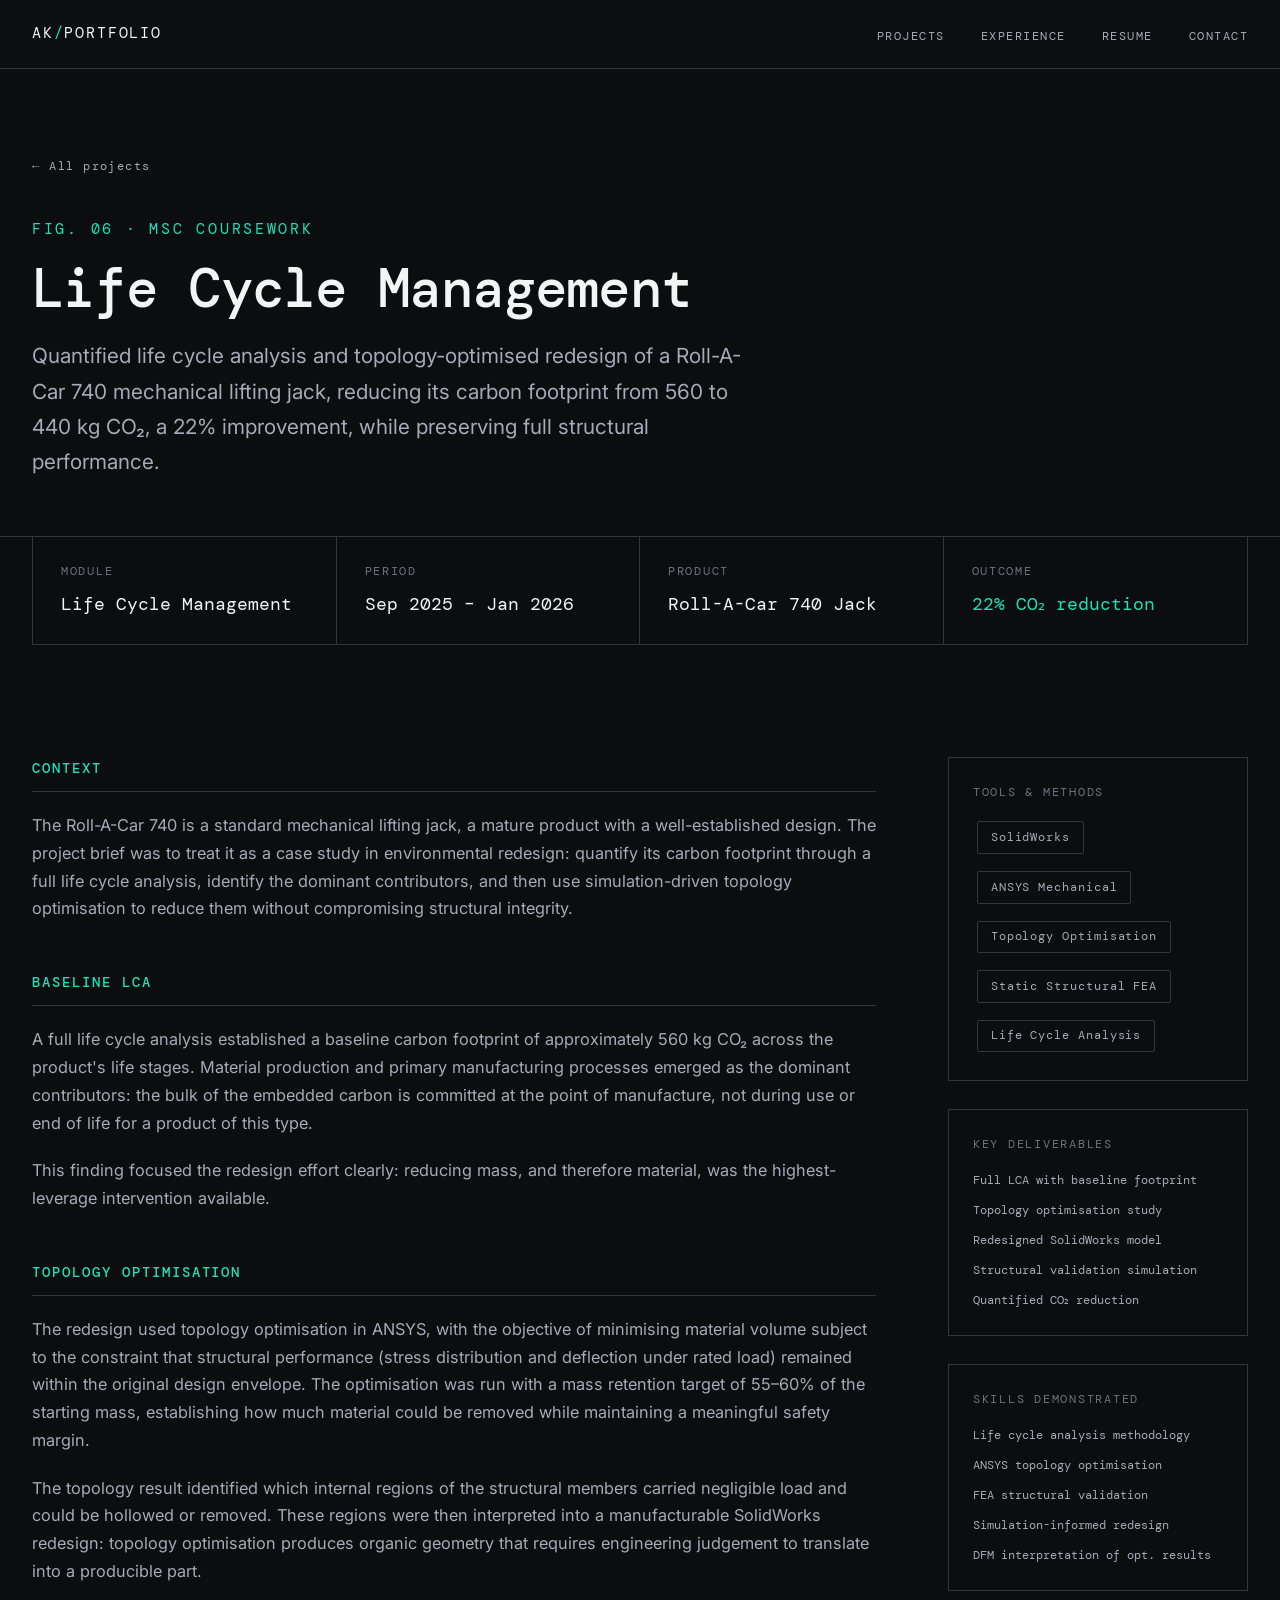
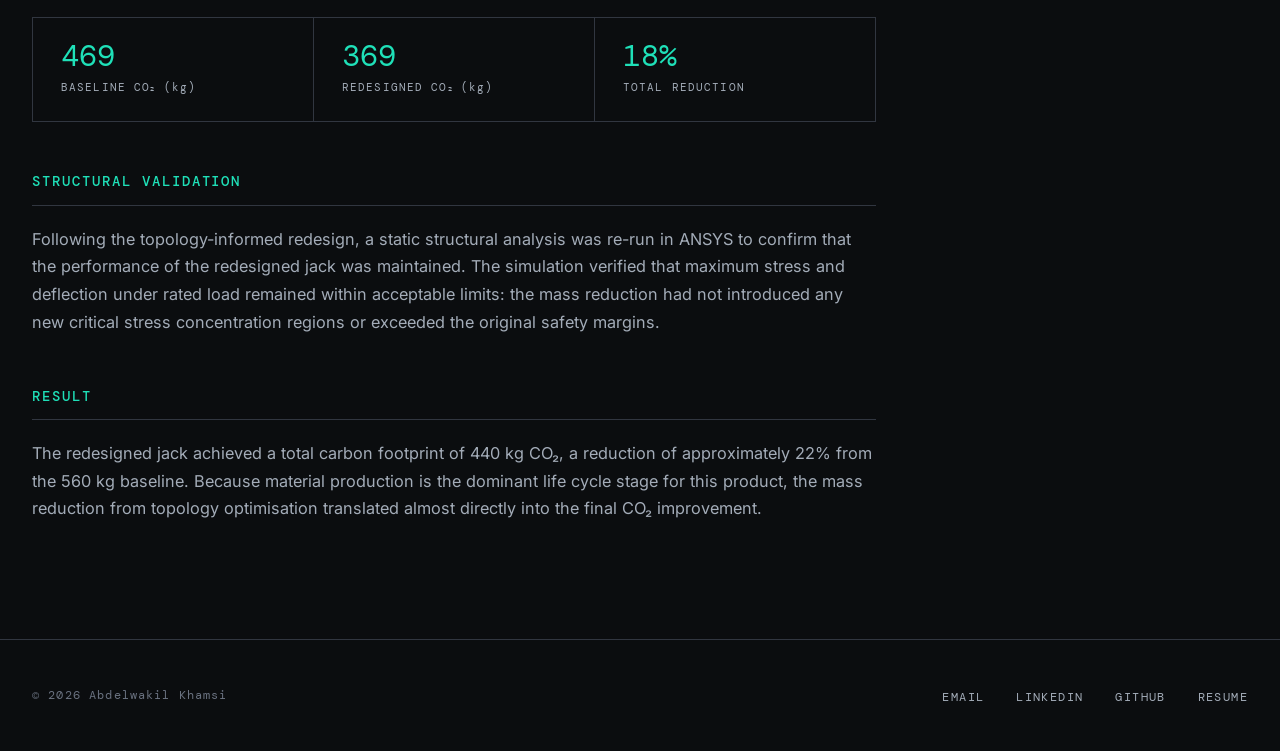
<file: projects/life-cycle.html>
<!DOCTYPE html>
<html lang="en">
<head>
<meta charset="UTF-8">
<meta name="viewport" content="width=device-width, initial-scale=1.0">
<title>Life Cycle Management · Abdelwakil Khamsi</title>
<link rel="stylesheet" href="../assets/css/style.css?v=5">
<script src="../assets/js/analytics.js?v=5" defer></script>
<script src="../assets/js/site.js?v=5" defer></script>
</head>
<body>

<nav class="nav">
  <div class="wrap">
    <a href="../index.html" class="nav-mark">AK<span>/</span>PORTFOLIO</a>
    <ul class="nav-links">
      <li><a href="../index.html#projects">PROJECTS</a></li>
      <li><a href="../index.html#experience">EXPERIENCE</a></li>
      <li><a href="../resume.pdf?v=3">RESUME</a></li>
      <li><a href="../index.html#contact">CONTACT</a></li>
    </ul>
  </div>
</nav>

<header class="project-hero">
  <div class="wrap">
    <a href="../index.html" class="back-link">&#8592; All projects</a>
    <div class="eyebrow">FIG. 06 · MSC COURSEWORK</div>
    <h1>Life Cycle Management</h1>
    <p class="lede">Quantified life cycle analysis and topology-optimised redesign of a Roll-A-Car 740 mechanical lifting jack, reducing its carbon footprint from 560 to 440 kg CO&#8322;, a 22% improvement, while preserving full structural performance.</p>
  </div>
</header>

<div class="wrap">
  <div class="project-meta">
    <div class="cell">
      <div class="label">MODULE</div>
      <div class="value">Life Cycle Management</div>
    </div>
    <div class="cell">
      <div class="label">PERIOD</div>
      <div class="value">Sep 2025 – Jan 2026</div>
    </div>
    <div class="cell">
      <div class="label">PRODUCT</div>
      <div class="value">Roll-A-Car 740 Jack</div>
    </div>
    <div class="cell">
      <div class="label">OUTCOME</div>
      <div class="value teal">22% CO&#8322; reduction</div>
    </div>
  </div>
</div>

<div class="wrap">
  <div class="project-body">

    <div class="prose">

      <h2>CONTEXT</h2>
      <p>The Roll-A-Car 740 is a standard mechanical lifting jack, a mature product with a well-established design. The project brief was to treat it as a case study in environmental redesign: quantify its carbon footprint through a full life cycle analysis, identify the dominant contributors, and then use simulation-driven topology optimisation to reduce them without compromising structural integrity.</p>

      <h2>BASELINE LCA</h2>
      <p>A full life cycle analysis established a baseline carbon footprint of approximately 560 kg CO₂ across the product's life stages. Material production and primary manufacturing processes emerged as the dominant contributors: the bulk of the embedded carbon is committed at the point of manufacture, not during use or end of life for a product of this type.</p>
      <p>This finding focused the redesign effort clearly: reducing mass, and therefore material, was the highest-leverage intervention available.</p>

      <h2>TOPOLOGY OPTIMISATION</h2>
      <p>The redesign used topology optimisation in ANSYS, with the objective of minimising material volume subject to the constraint that structural performance (stress distribution and deflection under rated load) remained within the original design envelope. The optimisation was run with a mass retention target of 55–60% of the starting mass, establishing how much material could be removed while maintaining a meaningful safety margin.</p>
      <p>The topology result identified which internal regions of the structural members carried negligible load and could be hollowed or removed. These regions were then interpreted into a manufacturable SolidWorks redesign: topology optimisation produces organic geometry that requires engineering judgement to translate into a producible part.</p>

      <div class="stat-row">
        <div class="stat">
          <div class="num">560</div>
          <div class="desc">BASELINE CO&#8322; (kg)</div>
        </div>
        <div class="stat">
          <div class="num">440</div>
          <div class="desc">REDESIGNED CO&#8322; (kg)</div>
        </div>
        <div class="stat">
          <div class="num">22%</div>
          <div class="desc">TOTAL REDUCTION</div>
        </div>
      </div>

      <h2>STRUCTURAL VALIDATION</h2>
      <p>Following the topology-informed redesign, a static structural analysis was re-run in ANSYS to confirm that the performance of the redesigned jack was maintained. The simulation verified that maximum stress and deflection under rated load remained within acceptable limits: the mass reduction had not introduced any new critical stress concentration regions or exceeded the original safety margins.</p>

      <h2>RESULT</h2>
      <p>The redesigned jack achieved a total carbon footprint of 440 kg CO₂, a reduction of approximately 22% from the 560 kg baseline. Because material production is the dominant life cycle stage for this product, the mass reduction from topology optimisation translated almost directly into the final CO₂ improvement.</p>

    </div>

    <aside class="sidebar">
      <div class="sidebar-block">
        <span class="label">TOOLS &amp; METHODS</span>
        <div class="tags">
          <span class="tag">SolidWorks</span>
          <span class="tag">ANSYS Mechanical</span>
          <span class="tag">Topology Optimisation</span>
          <span class="tag">Static Structural FEA</span>
          <span class="tag">Life Cycle Analysis</span>
        </div>
      </div>
      <div class="sidebar-block">
        <span class="label">KEY DELIVERABLES</span>
        <ul>
          <li>Full LCA with baseline footprint</li>
          <li>Topology optimisation study</li>
          <li>Redesigned SolidWorks model</li>
          <li>Structural validation simulation</li>
          <li>Quantified CO&#8322; reduction</li>
        </ul>
      </div>
      <div class="sidebar-block">
        <span class="label">SKILLS DEMONSTRATED</span>
        <ul>
          <li>Life cycle analysis methodology</li>
          <li>ANSYS topology optimisation</li>
          <li>FEA structural validation</li>
          <li>Simulation-informed redesign</li>
          <li>DFM interpretation of opt. results</li>
        </ul>
      </div>
    </aside>

  </div>
</div>

<footer id="contact">
  <div class="wrap">
    <span class="copy">&#169; 2026 Abdelwakil Khamsi</span>
    <ul class="links">
      <li><a href="mailto:abdelwakil55khamsi@gmail.com">EMAIL</a></li>
      <li><a href="https://linkedin.com/in/abdelwakil-khamsi/">LINKEDIN</a></li>
      <li><a href="https://github.com/Abdel-wakil">GITHUB</a></li>
      <li><a href="../resume.pdf?v=3">RESUME</a></li>
    </ul>
  </div>
</footer>

</body>
</html>
</file>
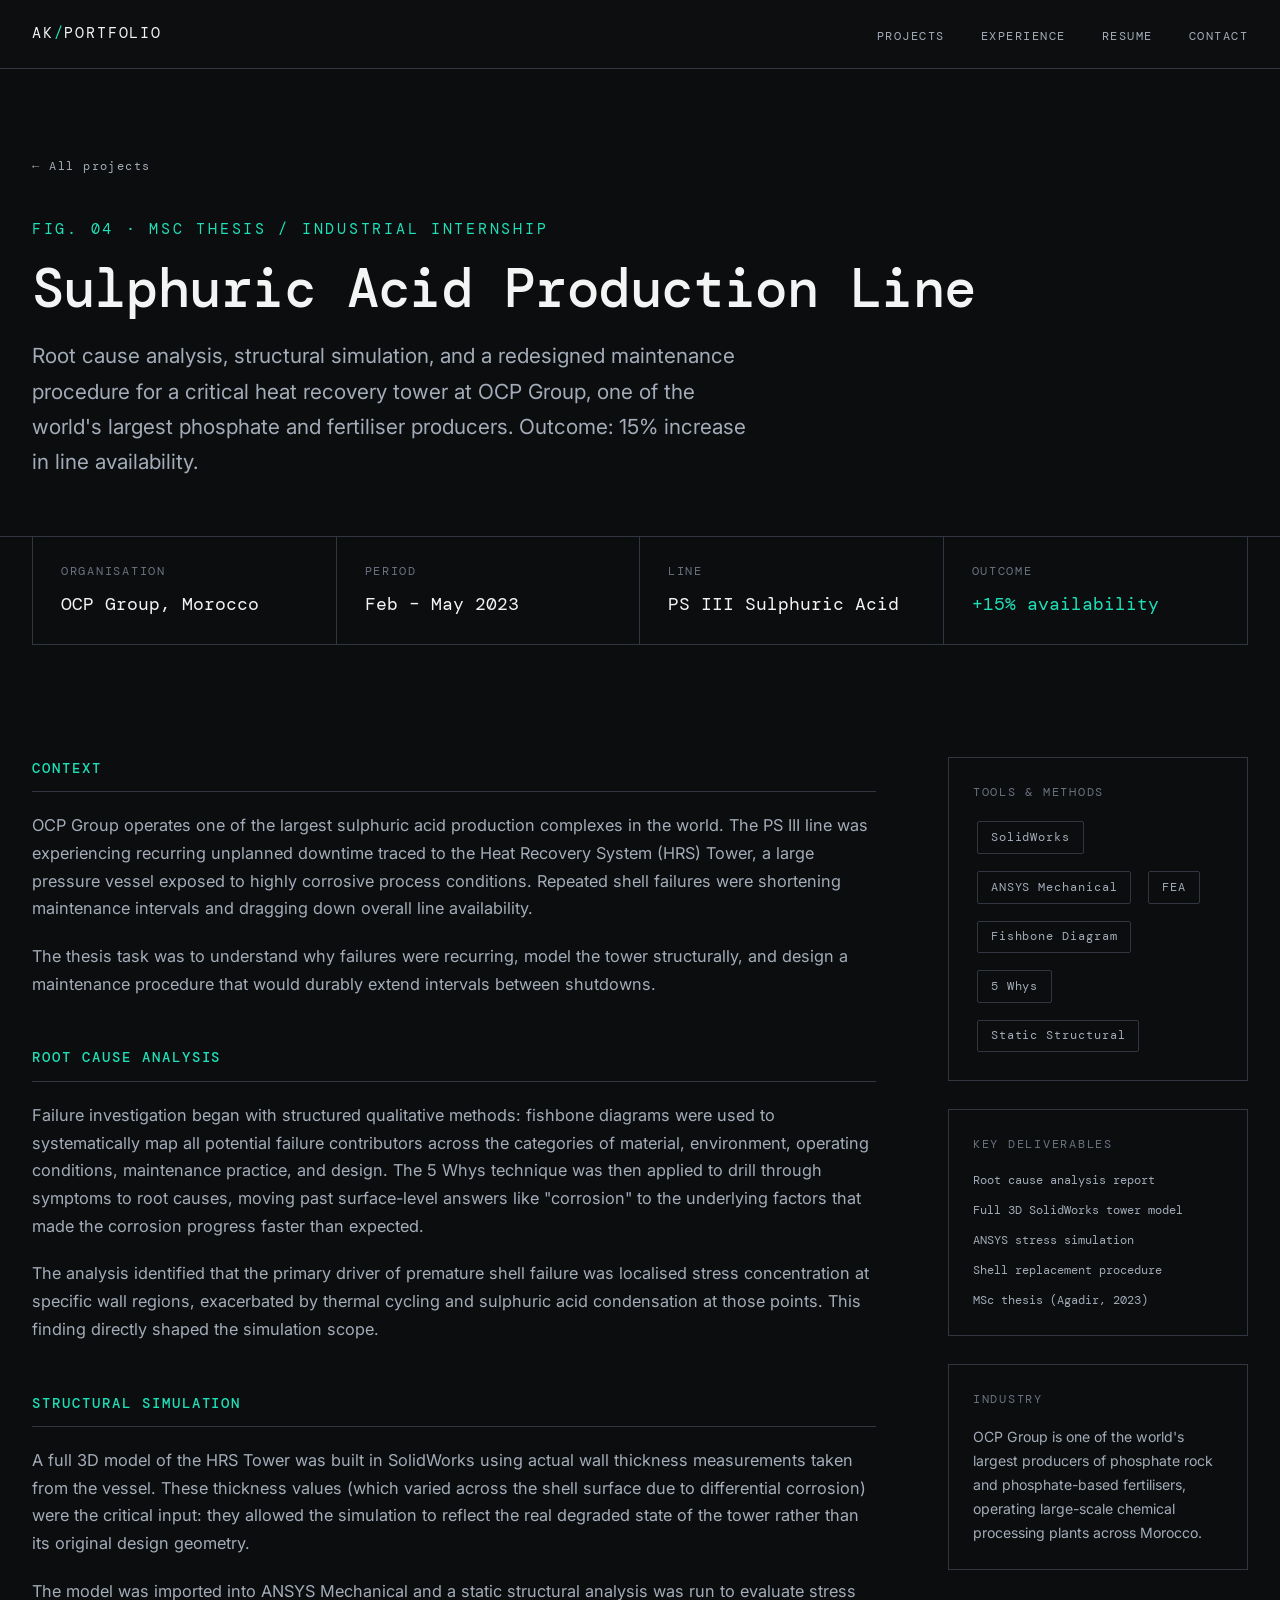
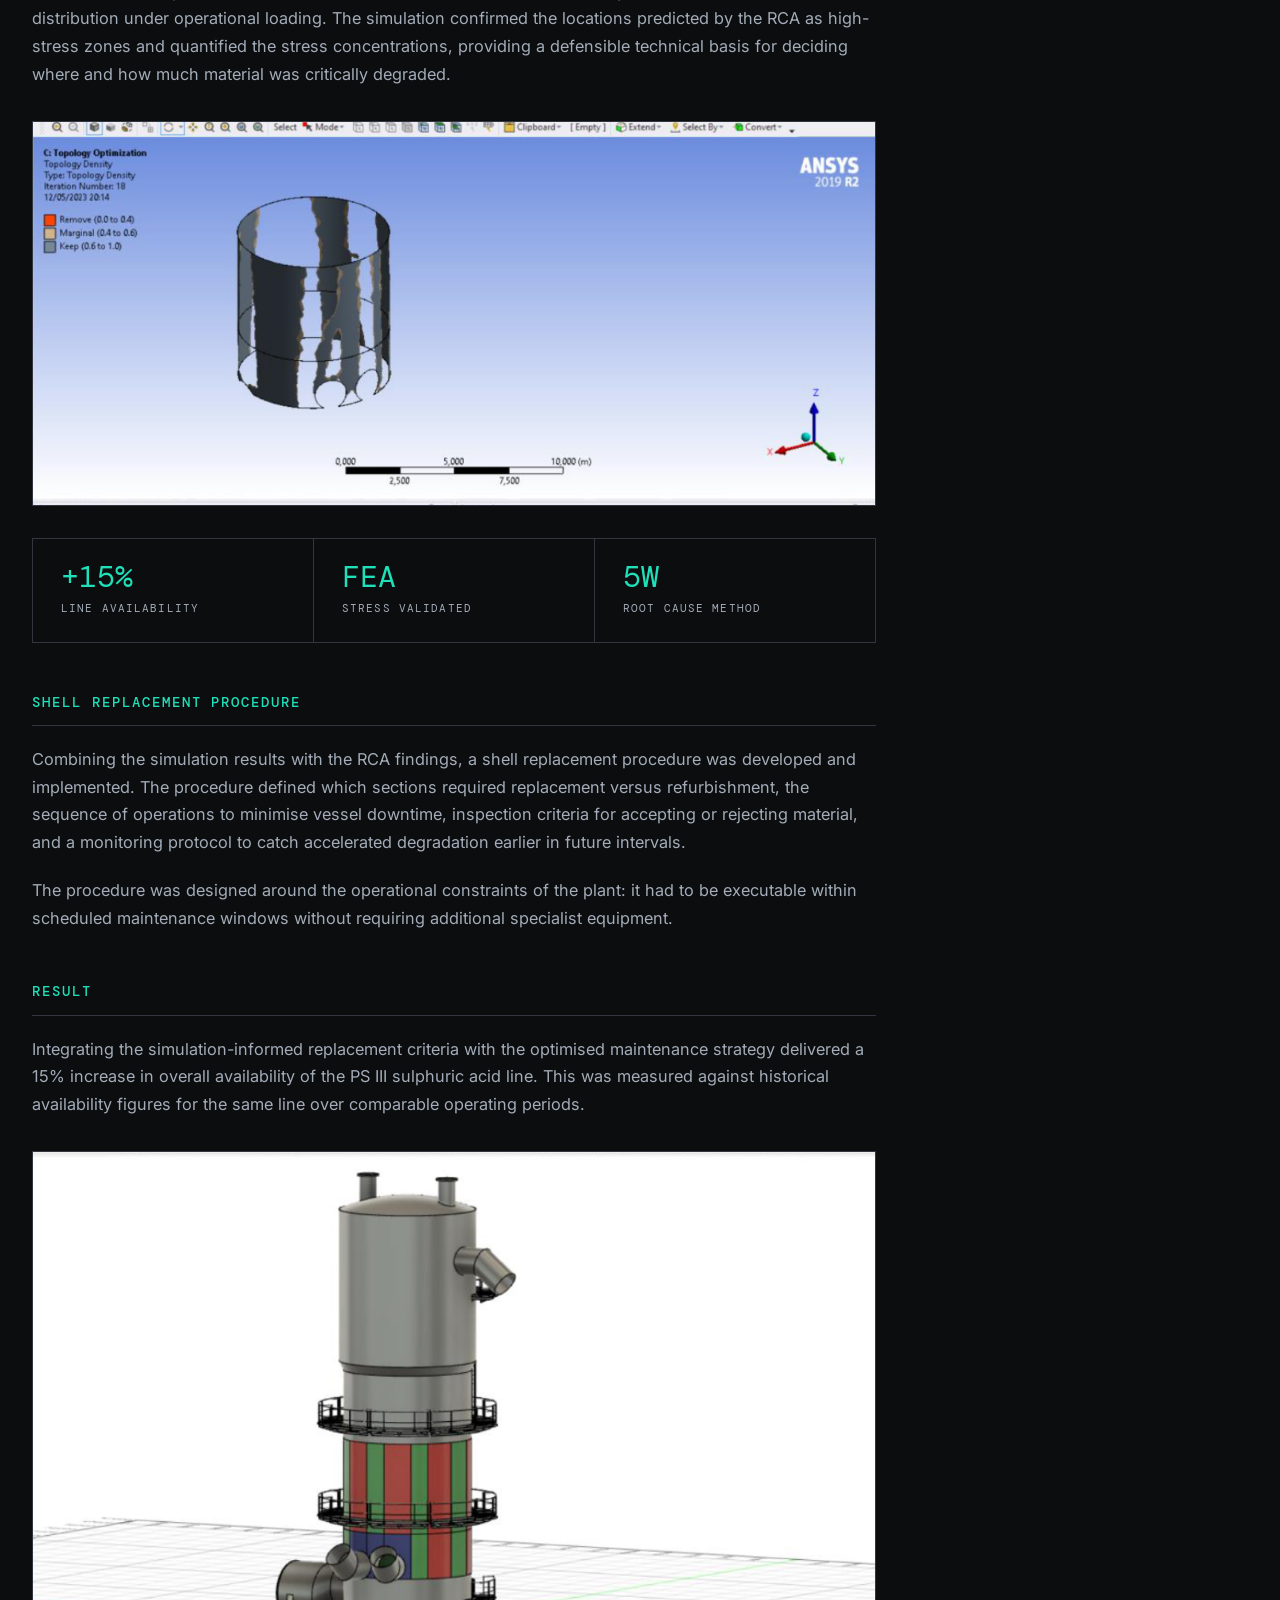
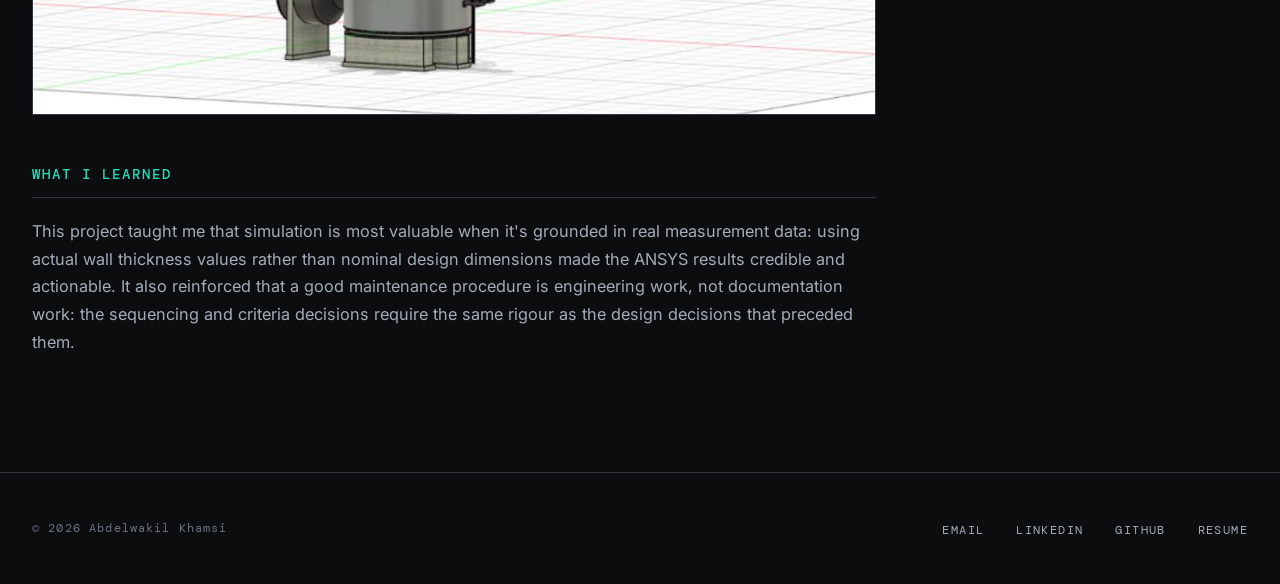
<file: projects/ocp.html>
<!DOCTYPE html>
<html lang="en">
<head>
<meta charset="UTF-8">
<meta name="viewport" content="width=device-width, initial-scale=1.0">
<title>OCP Sulphuric Acid Line · Abdelwakil Khamsi</title>
<link rel="stylesheet" href="../assets/css/style.css?v=5">
<script src="../assets/js/analytics.js?v=5" defer></script>
<script src="../assets/js/site.js?v=5" defer></script>
</head>
<body>

<nav class="nav">
  <div class="wrap">
    <a href="../index.html" class="nav-mark">AK<span>/</span>PORTFOLIO</a>
    <ul class="nav-links">
      <li><a href="../index.html#projects">PROJECTS</a></li>
      <li><a href="../index.html#experience">EXPERIENCE</a></li>
      <li><a href="../resume.pdf?v=3">RESUME</a></li>
      <li><a href="../index.html#contact">CONTACT</a></li>
    </ul>
  </div>
</nav>

<header class="project-hero">
  <div class="wrap">
    <a href="../index.html" class="back-link">&#8592; All projects</a>
    <div class="eyebrow">FIG. 04 · MSC THESIS / INDUSTRIAL INTERNSHIP</div>
    <h1>Sulphuric Acid Production Line</h1>
    <p class="lede">Root cause analysis, structural simulation, and a redesigned maintenance procedure for a critical heat recovery tower at OCP Group, one of the world's largest phosphate and fertiliser producers. Outcome: 15% increase in line availability.</p>
  </div>
</header>

<div class="wrap">
  <div class="project-meta">
    <div class="cell">
      <div class="label">ORGANISATION</div>
      <div class="value">OCP Group, Morocco</div>
    </div>
    <div class="cell">
      <div class="label">PERIOD</div>
      <div class="value">Feb – May 2023</div>
    </div>
    <div class="cell">
      <div class="label">LINE</div>
      <div class="value">PS III Sulphuric Acid</div>
    </div>
    <div class="cell">
      <div class="label">OUTCOME</div>
      <div class="value teal">+15% availability</div>
    </div>
  </div>
</div>

<div class="wrap">
  <div class="project-body">

    <div class="prose">

      <h2>CONTEXT</h2>
      <p>OCP Group operates one of the largest sulphuric acid production complexes in the world. The PS III line was experiencing recurring unplanned downtime traced to the Heat Recovery System (HRS) Tower, a large pressure vessel exposed to highly corrosive process conditions. Repeated shell failures were shortening maintenance intervals and dragging down overall line availability.</p>
      <p>The thesis task was to understand why failures were recurring, model the tower structurally, and design a maintenance procedure that would durably extend intervals between shutdowns.</p>

      <h2>ROOT CAUSE ANALYSIS</h2>
      <p>Failure investigation began with structured qualitative methods: fishbone diagrams were used to systematically map all potential failure contributors across the categories of material, environment, operating conditions, maintenance practice, and design. The 5 Whys technique was then applied to drill through symptoms to root causes, moving past surface-level answers like "corrosion" to the underlying factors that made the corrosion progress faster than expected.</p>
      <p>The analysis identified that the primary driver of premature shell failure was localised stress concentration at specific wall regions, exacerbated by thermal cycling and sulphuric acid condensation at those points. This finding directly shaped the simulation scope.</p>

      <h2>STRUCTURAL SIMULATION</h2>
      <p>A full 3D model of the HRS Tower was built in SolidWorks using actual wall thickness measurements taken from the vessel. These thickness values (which varied across the shell surface due to differential corrosion) were the critical input: they allowed the simulation to reflect the real degraded state of the tower rather than its original design geometry.</p>
      <p>The model was imported into ANSYS Mechanical and a static structural analysis was run to evaluate stress distribution under operational loading. The simulation confirmed the locations predicted by the RCA as high-stress zones and quantified the stress concentrations, providing a defensible technical basis for deciding where and how much material was critically degraded.</p>

      <div class="media-block fit" style="aspect-ratio: 1063 / 485;">
        <img src="../assets/img/ocp/topology_cropped.png" alt="ANSYS topology density result on the tower shell section: remove/marginal/keep material zones" loading="lazy">
      </div>

      <div class="stat-row">
        <div class="stat">
          <div class="num">+15%</div>
          <div class="desc">LINE AVAILABILITY</div>
        </div>
        <div class="stat">
          <div class="num">FEA</div>
          <div class="desc">STRESS VALIDATED</div>
        </div>
        <div class="stat">
          <div class="num">5W</div>
          <div class="desc">ROOT CAUSE METHOD</div>
        </div>
      </div>

      <h2>SHELL REPLACEMENT PROCEDURE</h2>
      <p>Combining the simulation results with the RCA findings, a shell replacement procedure was developed and implemented. The procedure defined which sections required replacement versus refurbishment, the sequence of operations to minimise vessel downtime, inspection criteria for accepting or rejecting material, and a monitoring protocol to catch accelerated degradation earlier in future intervals.</p>
      <p>The procedure was designed around the operational constraints of the plant: it had to be executable within scheduled maintenance windows without requiring additional specialist equipment.</p>

      <h2>RESULT</h2>
      <p>Integrating the simulation-informed replacement criteria with the optimised maintenance strategy delivered a 15% increase in overall availability of the PS III sulphuric acid line. This was measured against historical availability figures for the same line over comparable operating periods.</p>

      <div class="media-block fit" style="aspect-ratio: 1045 / 698;">
        <img src="../assets/img/ocp/tower_cropped.png" alt="3D CAD model of the HRS tower" loading="lazy">
      </div>

      <h2>WHAT I LEARNED</h2>
      <p>This project taught me that simulation is most valuable when it's grounded in real measurement data: using actual wall thickness values rather than nominal design dimensions made the ANSYS results credible and actionable. It also reinforced that a good maintenance procedure is engineering work, not documentation work: the sequencing and criteria decisions require the same rigour as the design decisions that preceded them.</p>

    </div>

    <aside class="sidebar">
      <div class="sidebar-block">
        <span class="label">TOOLS &amp; METHODS</span>
        <div class="tags">
          <span class="tag">SolidWorks</span>
          <span class="tag">ANSYS Mechanical</span>
          <span class="tag">FEA</span>
          <span class="tag">Fishbone Diagram</span>
          <span class="tag">5 Whys</span>
          <span class="tag">Static Structural</span>
        </div>
      </div>
      <div class="sidebar-block">
        <span class="label">KEY DELIVERABLES</span>
        <ul>
          <li>Root cause analysis report</li>
          <li>Full 3D SolidWorks tower model</li>
          <li>ANSYS stress simulation</li>
          <li>Shell replacement procedure</li>
          <li>MSc thesis (Agadir, 2023)</li>
        </ul>
      </div>
      <div class="sidebar-block">
        <span class="label">INDUSTRY</span>
        <p>OCP Group is one of the world's largest producers of phosphate rock and phosphate-based fertilisers, operating large-scale chemical processing plants across Morocco.</p>
      </div>
    </aside>

  </div>
</div>

<footer id="contact">
  <div class="wrap">
    <span class="copy">&#169; 2026 Abdelwakil Khamsi</span>
    <ul class="links">
      <li><a href="mailto:abdelwakil55khamsi@gmail.com">EMAIL</a></li>
      <li><a href="https://linkedin.com/in/abdelwakil-khamsi/">LINKEDIN</a></li>
      <li><a href="https://github.com/Abdel-wakil">GITHUB</a></li>
      <li><a href="../resume.pdf?v=3">RESUME</a></li>
    </ul>
  </div>
</footer>

</body>
</html>
</file>
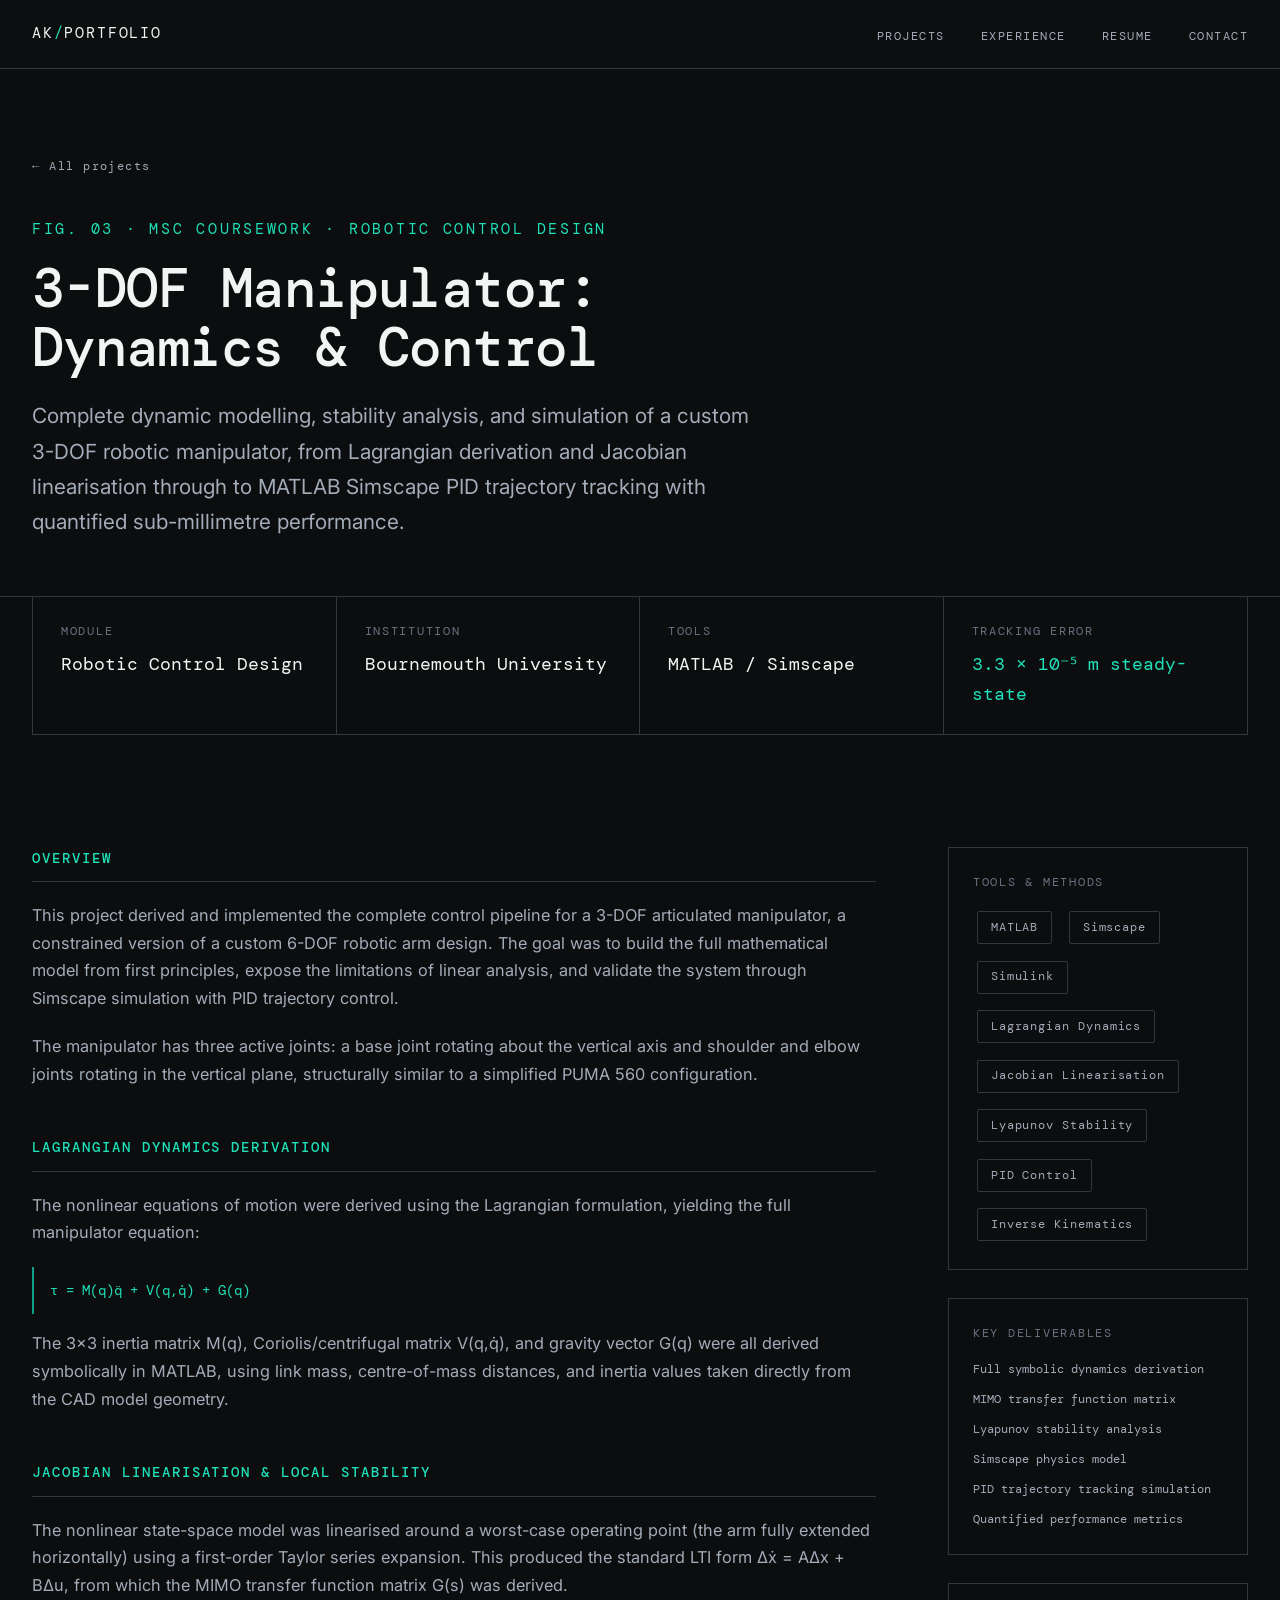
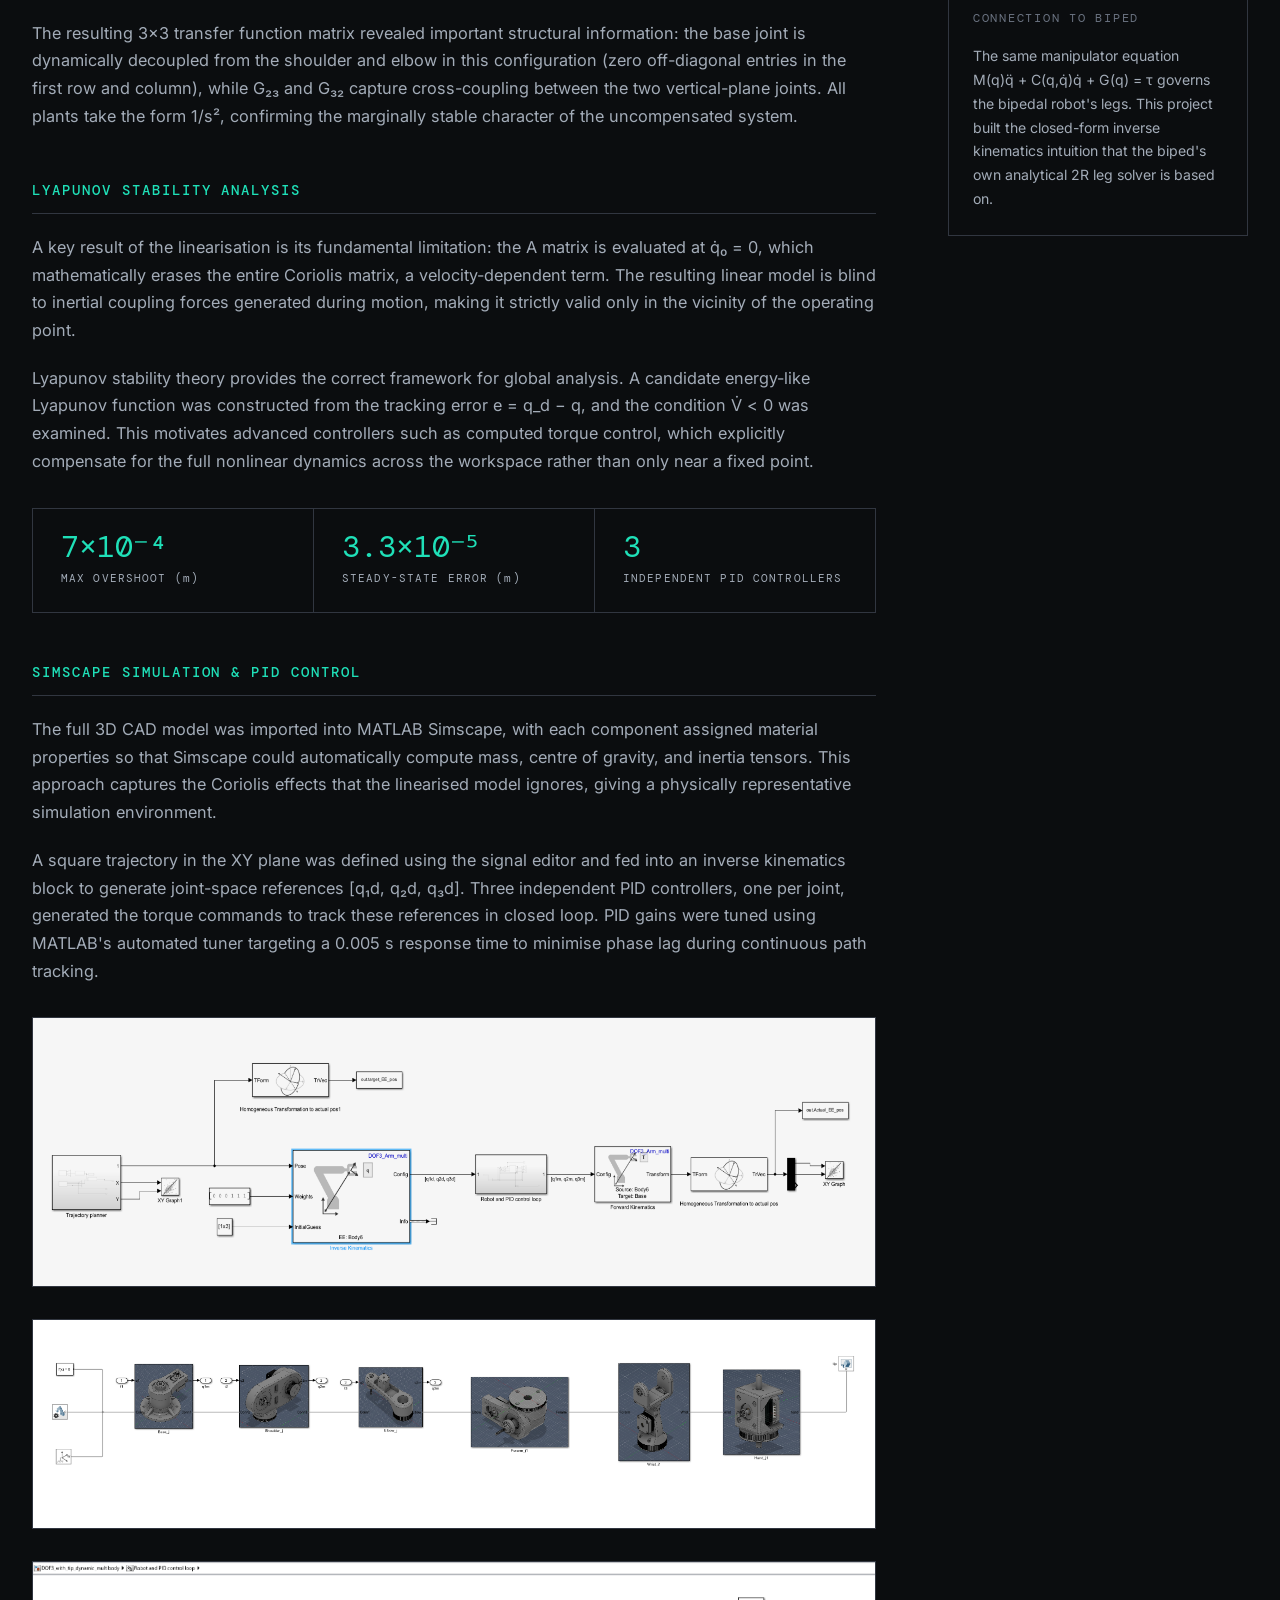
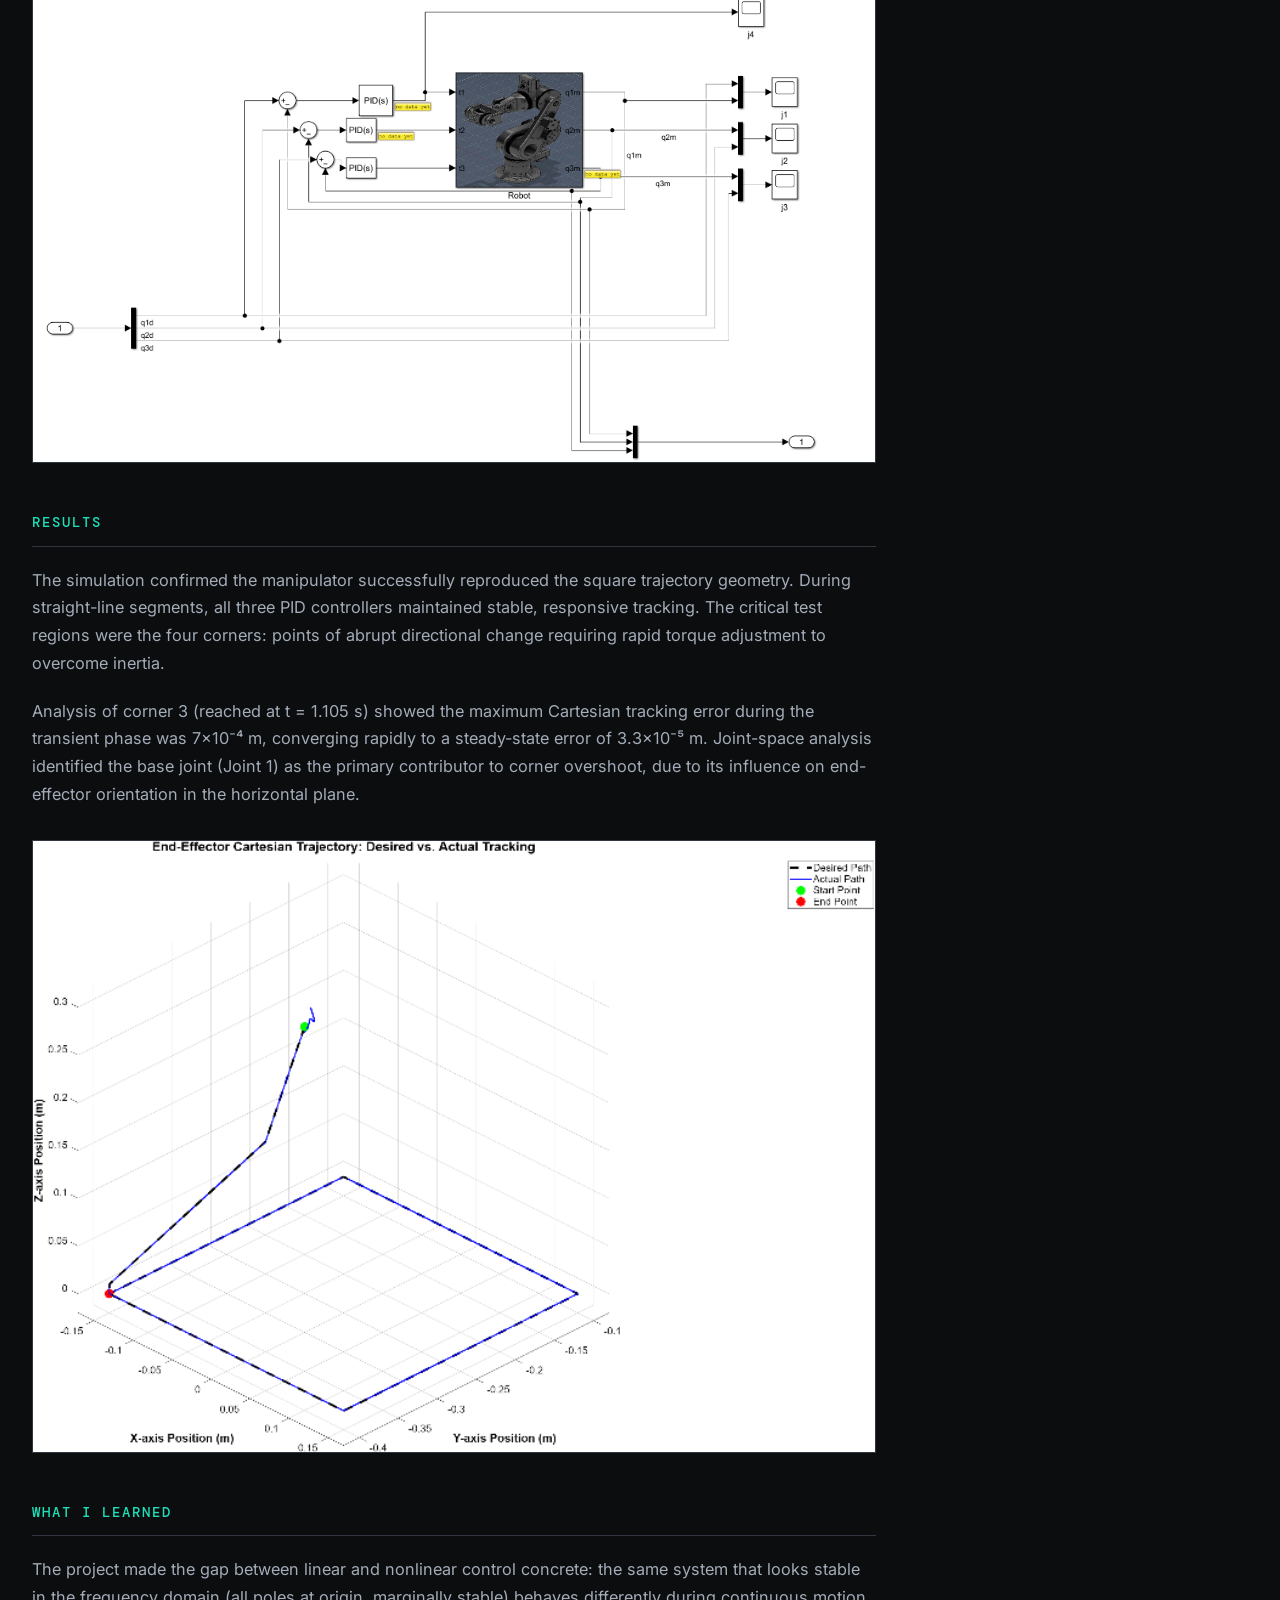
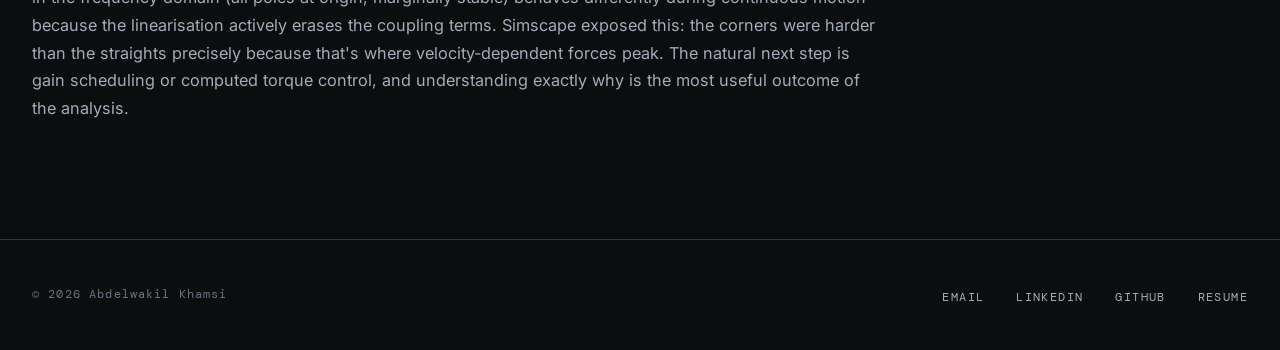
<file: projects/robot-control-design.html>
<!DOCTYPE html>
<html lang="en">
<head>
<meta charset="UTF-8">
<meta name="viewport" content="width=device-width, initial-scale=1.0">
<title>3-DOF Manipulator Dynamics &amp; Control · Abdelwakil Khamsi</title>
<link rel="stylesheet" href="../assets/css/style.css?v=5">
<script src="../assets/js/analytics.js?v=5" defer></script>
<script src="../assets/js/site.js?v=5" defer></script>
</head>
<body>

<nav class="nav">
  <div class="wrap">
    <a href="../index.html" class="nav-mark">AK<span>/</span>PORTFOLIO</a>
    <ul class="nav-links">
      <li><a href="../index.html#projects">PROJECTS</a></li>
      <li><a href="../index.html#experience">EXPERIENCE</a></li>
      <li><a href="../resume.pdf?v=3">RESUME</a></li>
      <li><a href="../index.html#contact">CONTACT</a></li>
    </ul>
  </div>
</nav>

<header class="project-hero">
  <div class="wrap">
    <a href="../index.html" class="back-link">&#8592; All projects</a>
    <div class="eyebrow">FIG. 03 · MSC COURSEWORK · ROBOTIC CONTROL DESIGN</div>
    <h1>3-DOF Manipulator:<br>Dynamics &amp; Control</h1>
    <p class="lede">Complete dynamic modelling, stability analysis, and simulation of a custom 3-DOF robotic manipulator, from Lagrangian derivation and Jacobian linearisation through to MATLAB Simscape PID trajectory tracking with quantified sub-millimetre performance.</p>
  </div>
</header>

<div class="wrap">
  <div class="project-meta">
    <div class="cell">
      <div class="label">MODULE</div>
      <div class="value">Robotic Control Design</div>
    </div>
    <div class="cell">
      <div class="label">INSTITUTION</div>
      <div class="value">Bournemouth University</div>
    </div>
    <div class="cell">
      <div class="label">TOOLS</div>
      <div class="value">MATLAB / Simscape</div>
    </div>
    <div class="cell">
      <div class="label">TRACKING ERROR</div>
      <div class="value teal">3.3 &times; 10&#8315;&#8309; m steady-state</div>
    </div>
  </div>
</div>

<div class="wrap">
  <div class="project-body">

    <div class="prose">

      <h2>OVERVIEW</h2>
      <p>This project derived and implemented the complete control pipeline for a 3-DOF articulated manipulator, a constrained version of a custom 6-DOF robotic arm design. The goal was to build the full mathematical model from first principles, expose the limitations of linear analysis, and validate the system through Simscape simulation with PID trajectory control.</p>
      <p>The manipulator has three active joints: a base joint rotating about the vertical axis and shoulder and elbow joints rotating in the vertical plane, structurally similar to a simplified PUMA 560 configuration.</p>

      <h2>LAGRANGIAN DYNAMICS DERIVATION</h2>
      <p>The nonlinear equations of motion were derived using the Lagrangian formulation, yielding the full manipulator equation:</p>
      <p style="font-family: 'DM Mono', monospace; font-size: .85rem; color: var(--teal); padding: .75rem 1rem; border-left: 2px solid var(--teal-dim); margin: 1rem 0;">
        &tau; = M(q)q&#776; + V(q,q&#775;) + G(q)
      </p>
      <p>The 3×3 inertia matrix M(q), Coriolis/centrifugal matrix V(q,q̇), and gravity vector G(q) were all derived symbolically in MATLAB, using link mass, centre-of-mass distances, and inertia values taken directly from the CAD model geometry.</p>

      <h2>JACOBIAN LINEARISATION &amp; LOCAL STABILITY</h2>
      <p>The nonlinear state-space model was linearised around a worst-case operating point (the arm fully extended horizontally) using a first-order Taylor series expansion. This produced the standard LTI form Δẋ = AΔx + BΔu, from which the MIMO transfer function matrix G(s) was derived.</p>
      <p>The resulting 3×3 transfer function matrix revealed important structural information: the base joint is dynamically decoupled from the shoulder and elbow in this configuration (zero off-diagonal entries in the first row and column), while G₂₃ and G₃₂ capture cross-coupling between the two vertical-plane joints. All plants take the form 1/s², confirming the marginally stable character of the uncompensated system.</p>

      <h2>LYAPUNOV STABILITY ANALYSIS</h2>
      <p>A key result of the linearisation is its fundamental limitation: the A matrix is evaluated at q̇₀ = 0, which mathematically erases the entire Coriolis matrix, a velocity-dependent term. The resulting linear model is blind to inertial coupling forces generated during motion, making it strictly valid only in the vicinity of the operating point.</p>
      <p>Lyapunov stability theory provides the correct framework for global analysis. A candidate energy-like Lyapunov function was constructed from the tracking error e = q_d − q, and the condition V̇ < 0 was examined. This motivates advanced controllers such as computed torque control, which explicitly compensate for the full nonlinear dynamics across the workspace rather than only near a fixed point.</p>

      <div class="stat-row">
        <div class="stat">
          <div class="num">7×10&#8315;&#8308;</div>
          <div class="desc">MAX OVERSHOOT (m)</div>
        </div>
        <div class="stat">
          <div class="num">3.3×10&#8315;&#8309;</div>
          <div class="desc">STEADY-STATE ERROR (m)</div>
        </div>
        <div class="stat">
          <div class="num">3</div>
          <div class="desc">INDEPENDENT PID CONTROLLERS</div>
        </div>
      </div>

      <h2>SIMSCAPE SIMULATION &amp; PID CONTROL</h2>
      <p>The full 3D CAD model was imported into MATLAB Simscape, with each component assigned material properties so that Simscape could automatically compute mass, centre of gravity, and inertia tensors. This approach captures the Coriolis effects that the linearised model ignores, giving a physically representative simulation environment.</p>
      <p>A square trajectory in the XY plane was defined using the signal editor and fed into an inverse kinematics block to generate joint-space references [q₁d, q₂d, q₃d]. Three independent PID controllers, one per joint, generated the torque commands to track these references in closed loop. PID gains were tuned using MATLAB's automated tuner targeting a 0.005 s response time to minimise phase lag during continuous path tracking.</p>

      <div class="media-block fit" style="aspect-ratio: 1548 / 495;">
        <img src="../assets/img/robot-control-design/matlab_tree.png" alt="Global Simulink programme: trajectory planner, inverse kinematics, PID control loop, forward kinematics, and tracking plot" loading="lazy">
      </div>

      <div class="media-block fit" style="aspect-ratio: 1642 / 407;">
        <img src="../assets/img/robot-control-design/simscape_matlab.png" alt="Simscape multibody robot tree: base, shoulder, elbow, forearm, wrist, and hand joint blocks" loading="lazy">
      </div>

      <div class="media-block fit" style="aspect-ratio: 1064 / 634;">
        <img src="../assets/img/robot-control-design/Dynamic_control.png" alt="Robot and PID control loop subsystem: three independent PID controllers driving the Simscape robot block" loading="lazy">
      </div>

      <h2>RESULTS</h2>
      <p>The simulation confirmed the manipulator successfully reproduced the square trajectory geometry. During straight-line segments, all three PID controllers maintained stable, responsive tracking. The critical test regions were the four corners: points of abrupt directional change requiring rapid torque adjustment to overcome inertia.</p>
      <p>Analysis of corner 3 (reached at t = 1.105 s) showed the maximum Cartesian tracking error during the transient phase was 7×10⁻⁴ m, converging rapidly to a steady-state error of 3.3×10⁻⁵ m. Joint-space analysis identified the base joint (Joint 1) as the primary contributor to corner overshoot, due to its influence on end-effector orientation in the horizontal plane.</p>

      <div class="media-block fit" style="aspect-ratio: 693 / 503;">
        <img src="../assets/img/robot-control-design/desired_vs_actual_path.png" alt="End-effector Cartesian trajectory: desired path vs. actual tracked path" loading="lazy">
      </div>

      <h2>WHAT I LEARNED</h2>
      <p>The project made the gap between linear and nonlinear control concrete: the same system that looks stable in the frequency domain (all poles at origin, marginally stable) behaves differently during continuous motion because the linearisation actively erases the coupling terms. Simscape exposed this: the corners were harder than the straights precisely because that's where velocity-dependent forces peak. The natural next step is gain scheduling or computed torque control, and understanding exactly why is the most useful outcome of the analysis.</p>

    </div>

    <aside class="sidebar">
      <div class="sidebar-block">
        <span class="label">TOOLS &amp; METHODS</span>
        <div class="tags">
          <span class="tag">MATLAB</span>
          <span class="tag">Simscape</span>
          <span class="tag">Simulink</span>
          <span class="tag">Lagrangian Dynamics</span>
          <span class="tag">Jacobian Linearisation</span>
          <span class="tag">Lyapunov Stability</span>
          <span class="tag">PID Control</span>
          <span class="tag">Inverse Kinematics</span>
        </div>
      </div>
      <div class="sidebar-block">
        <span class="label">KEY DELIVERABLES</span>
        <ul>
          <li>Full symbolic dynamics derivation</li>
          <li>MIMO transfer function matrix</li>
          <li>Lyapunov stability analysis</li>
          <li>Simscape physics model</li>
          <li>PID trajectory tracking simulation</li>
          <li>Quantified performance metrics</li>
        </ul>
      </div>
      <div class="sidebar-block">
        <span class="label">CONNECTION TO BIPED</span>
        <p>The same manipulator equation M(q)q̈ + C(q,q̇)q̇ + G(q) = τ governs the bipedal robot's legs. This project built the closed-form inverse kinematics intuition that the biped's own analytical 2R leg solver is based on.</p>
      </div>
    </aside>

  </div>
</div>

<footer id="contact">
  <div class="wrap">
    <span class="copy">&#169; 2026 Abdelwakil Khamsi</span>
    <ul class="links">
      <li><a href="mailto:abdelwakil55khamsi@gmail.com">EMAIL</a></li>
      <li><a href="https://linkedin.com/in/abdelwakil-khamsi/">LINKEDIN</a></li>
      <li><a href="https://github.com/Abdel-wakil">GITHUB</a></li>
      <li><a href="../resume.pdf?v=3">RESUME</a></li>
    </ul>
  </div>
</footer>

</body>
</html>
</file>
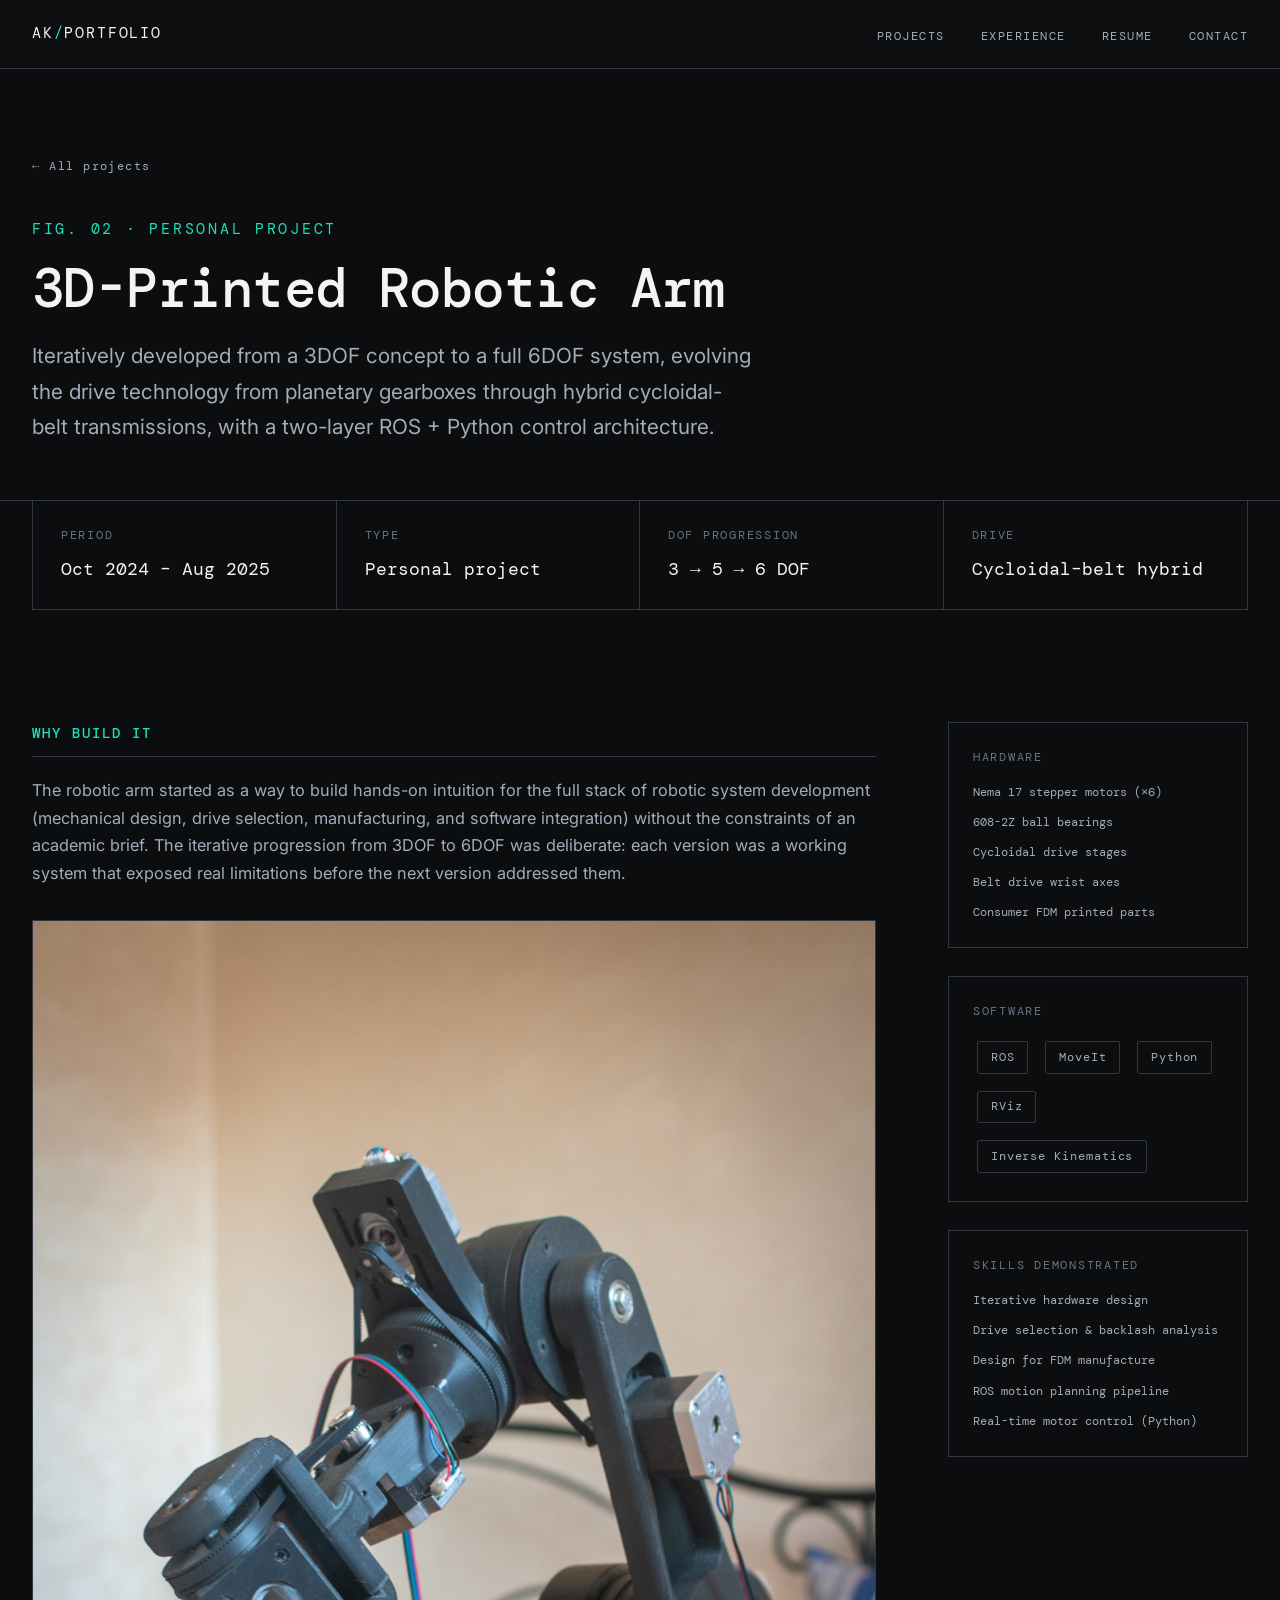
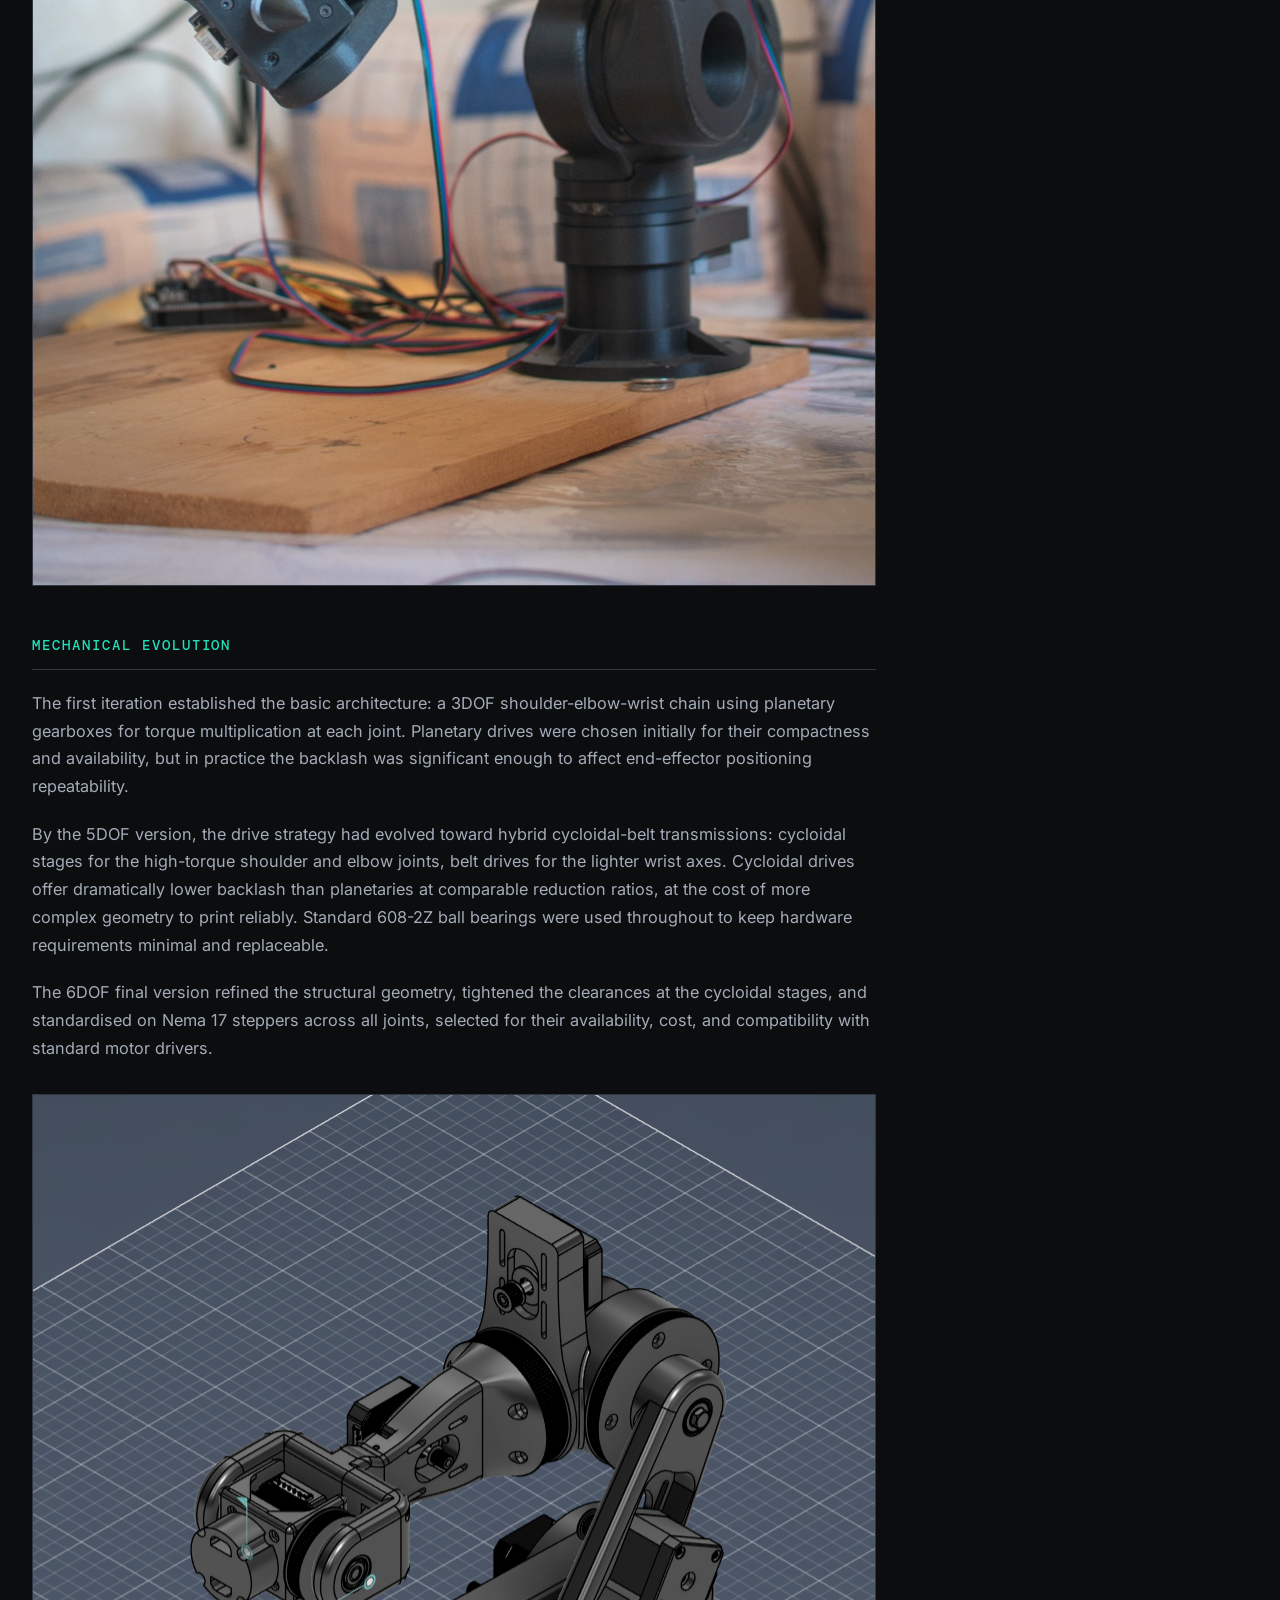
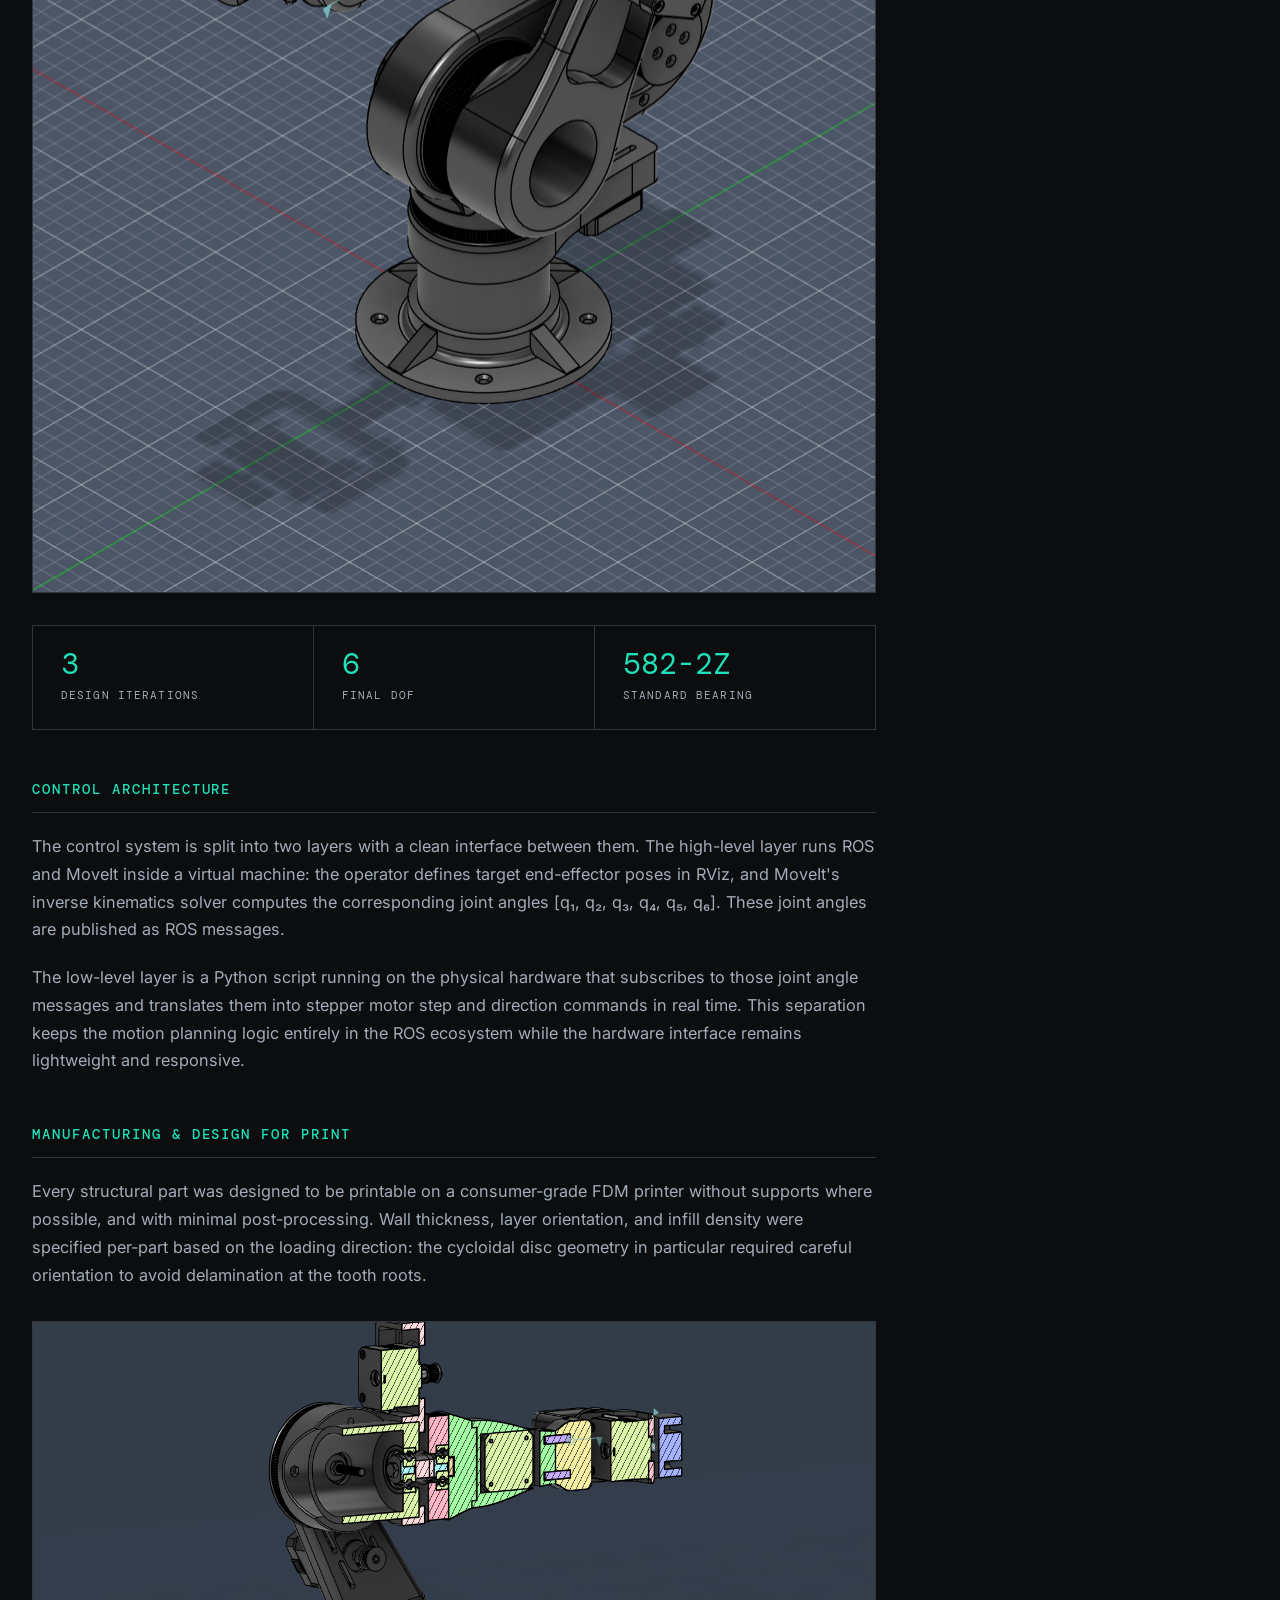
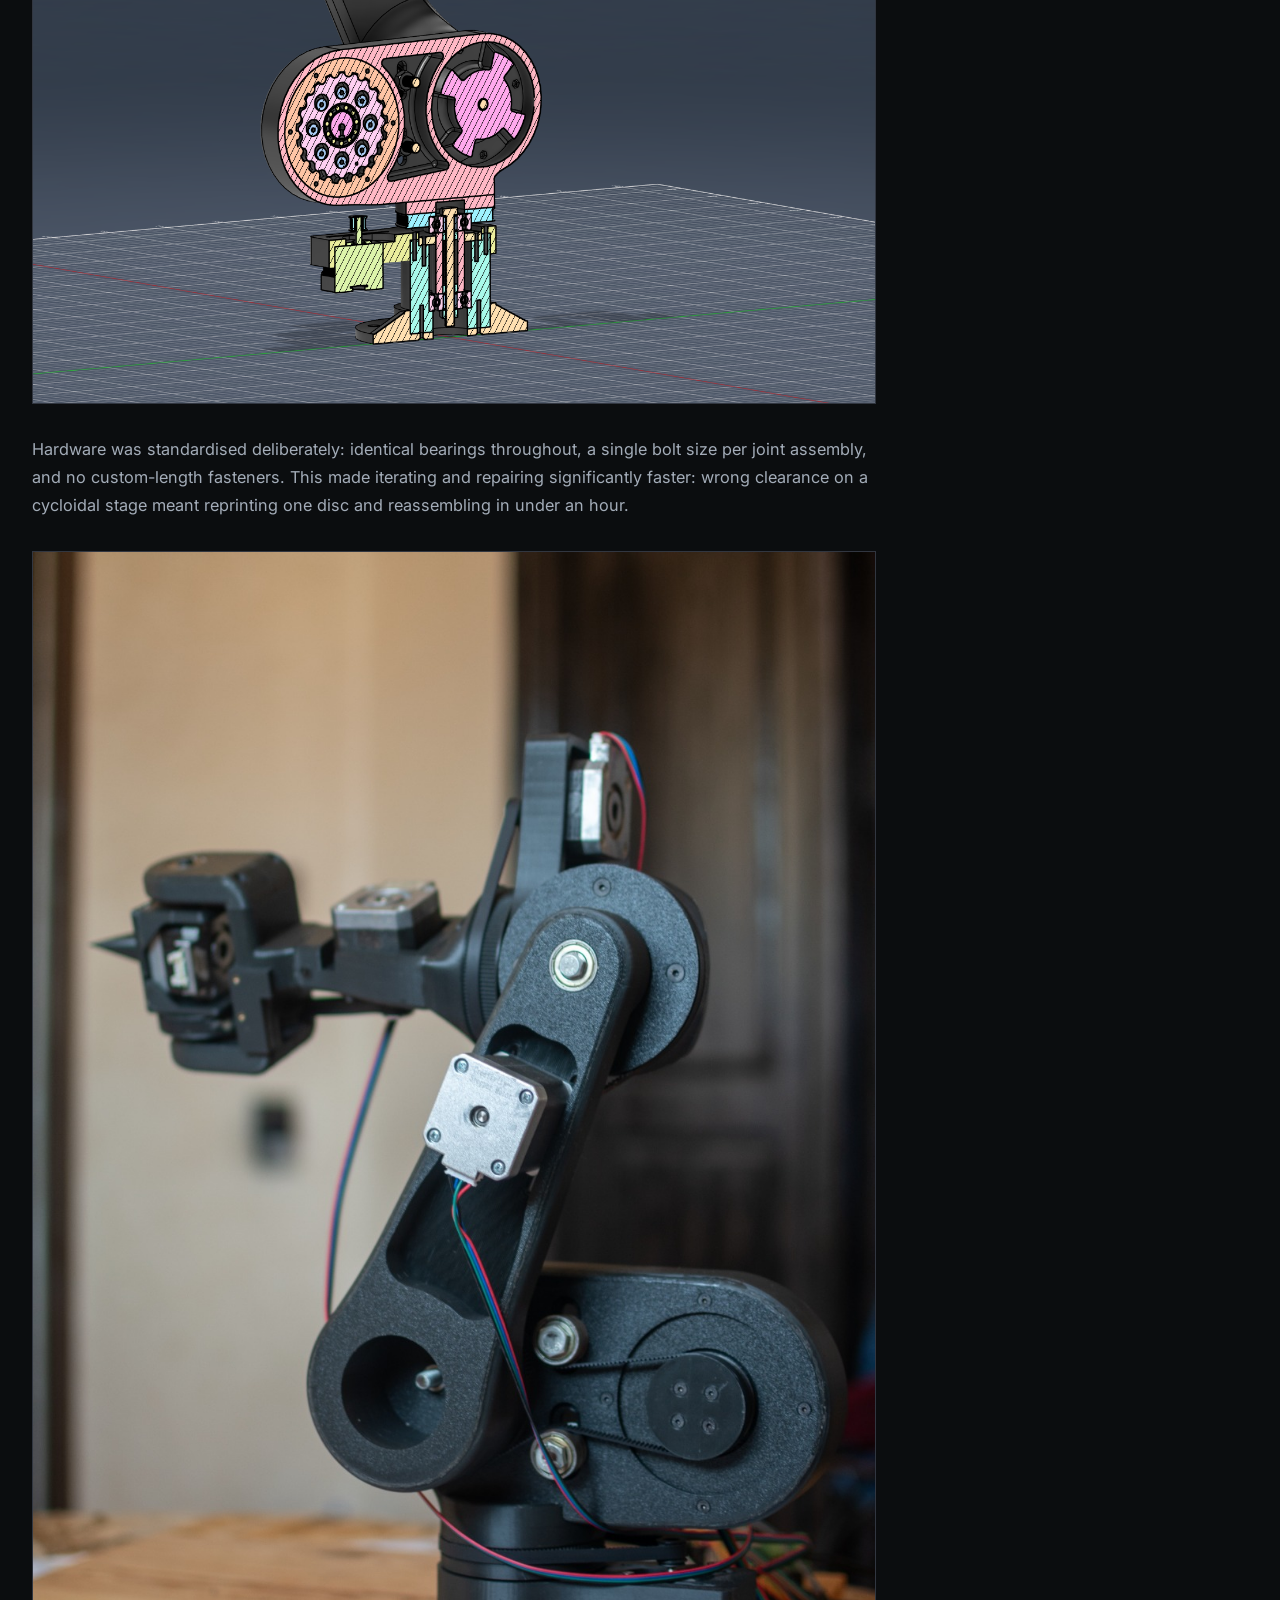
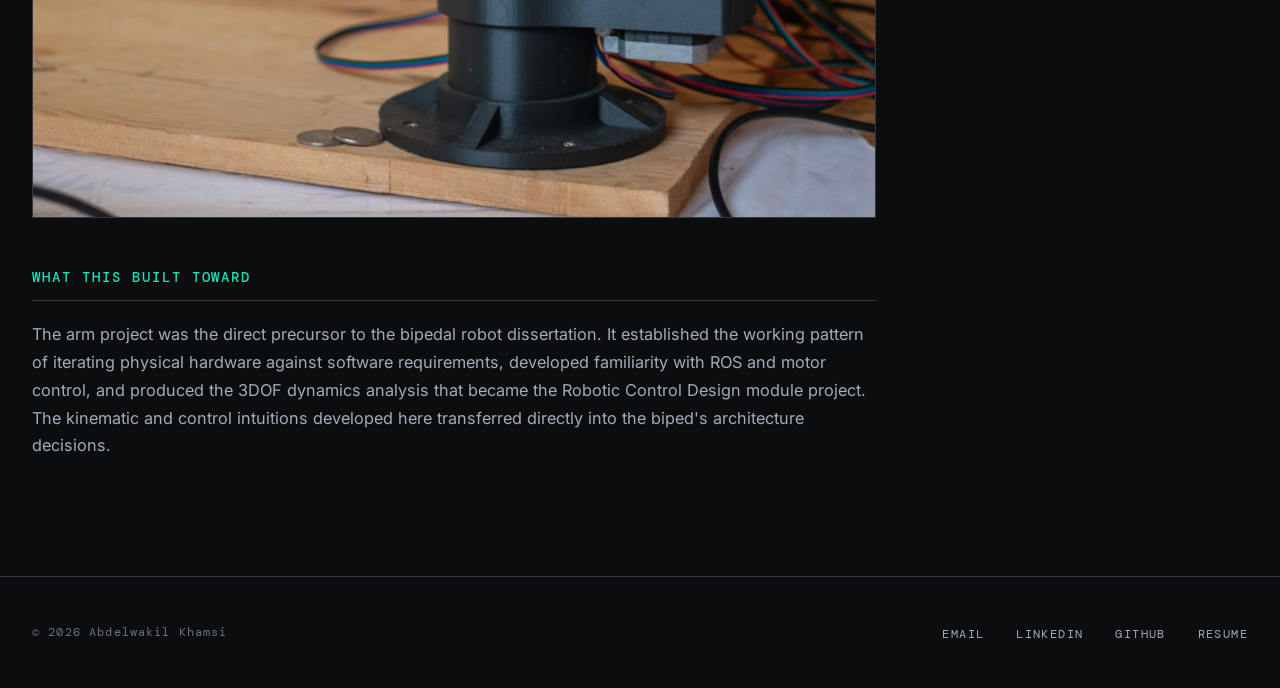
<file: projects/robotic-arm.html>
<!DOCTYPE html>
<html lang="en">
<head>
<meta charset="UTF-8">
<meta name="viewport" content="width=device-width, initial-scale=1.0">
<title>3D-Printed Robotic Arm · Abdelwakil Khamsi</title>
<link rel="stylesheet" href="../assets/css/style.css?v=5">
<script src="../assets/js/analytics.js?v=5" defer></script>
<script src="../assets/js/site.js?v=5" defer></script>
</head>
<body>

<nav class="nav">
  <div class="wrap">
    <a href="../index.html" class="nav-mark">AK<span>/</span>PORTFOLIO</a>
    <ul class="nav-links">
      <li><a href="../index.html#projects">PROJECTS</a></li>
      <li><a href="../index.html#experience">EXPERIENCE</a></li>
      <li><a href="../resume.pdf?v=3">RESUME</a></li>
      <li><a href="../index.html#contact">CONTACT</a></li>
    </ul>
  </div>
</nav>

<header class="project-hero">
  <div class="wrap">
    <a href="../index.html" class="back-link">&#8592; All projects</a>
    <div class="eyebrow">FIG. 02 · PERSONAL PROJECT</div>
    <h1>3D-Printed Robotic Arm</h1>
    <p class="lede">Iteratively developed from a 3DOF concept to a full 6DOF system, evolving the drive technology from planetary gearboxes through hybrid cycloidal-belt transmissions, with a two-layer ROS + Python control architecture.</p>
  </div>
</header>

<div class="wrap">
  <div class="project-meta">
    <div class="cell">
      <div class="label">PERIOD</div>
      <div class="value">Oct 2024 – Aug 2025</div>
    </div>
    <div class="cell">
      <div class="label">TYPE</div>
      <div class="value">Personal project</div>
    </div>
    <div class="cell">
      <div class="label">DOF PROGRESSION</div>
      <div class="value">3 &#8594; 5 &#8594; 6 DOF</div>
    </div>
    <div class="cell">
      <div class="label">DRIVE</div>
      <div class="value">Cycloidal–belt hybrid</div>
    </div>
  </div>
</div>

<div class="wrap">
  <div class="project-body">

    <div class="prose">

      <h2>WHY BUILD IT</h2>
      <p>The robotic arm started as a way to build hands-on intuition for the full stack of robotic system development (mechanical design, drive selection, manufacturing, and software integration) without the constraints of an academic brief. The iterative progression from 3DOF to 6DOF was deliberate: each version was a working system that exposed real limitations before the next version addressed them.</p>

      <div class="media-block fit" style="aspect-ratio: 1066 / 1600;">
        <img src="../assets/img/robotic-arm/Iso_view_of_the_3D_printed_6DOF_arm.jpeg" alt="Finished 3D-printed 6DOF robotic arm: isometric view" loading="lazy">
      </div>

      <h2>MECHANICAL EVOLUTION</h2>
      <p>The first iteration established the basic architecture: a 3DOF shoulder-elbow-wrist chain using planetary gearboxes for torque multiplication at each joint. Planetary drives were chosen initially for their compactness and availability, but in practice the backlash was significant enough to affect end-effector positioning repeatability.</p>
      <p>By the 5DOF version, the drive strategy had evolved toward hybrid cycloidal-belt transmissions: cycloidal stages for the high-torque shoulder and elbow joints, belt drives for the lighter wrist axes. Cycloidal drives offer dramatically lower backlash than planetaries at comparable reduction ratios, at the cost of more complex geometry to print reliably. Standard 608-2Z ball bearings were used throughout to keep hardware requirements minimal and replaceable.</p>
      <p>The 6DOF final version refined the structural geometry, tightened the clearances at the cycloidal stages, and standardised on Nema 17 steppers across all joints, selected for their availability, cost, and compatibility with standard motor drivers.</p>

      <div class="media-block fit" style="aspect-ratio: 842 / 1096;">
        <img src="../assets/img/robotic-arm/iso_view_cropped.png" alt="6DOF robotic arm: CAD isometric render" loading="lazy">
      </div>

      <div class="stat-row">
        <div class="stat">
          <div class="num">3</div>
          <div class="desc">DESIGN ITERATIONS</div>
        </div>
        <div class="stat">
          <div class="num">6</div>
          <div class="desc">FINAL DOF</div>
        </div>
        <div class="stat">
          <div class="num">608-2Z</div>
          <div class="desc">STANDARD BEARING</div>
        </div>
      </div>

      <h2>CONTROL ARCHITECTURE</h2>
      <p>The control system is split into two layers with a clean interface between them. The high-level layer runs ROS and MoveIt inside a virtual machine: the operator defines target end-effector poses in RViz, and MoveIt's inverse kinematics solver computes the corresponding joint angles [q₁, q₂, q₃, q₄, q₅, q₆]. These joint angles are published as ROS messages.</p>
      <p>The low-level layer is a Python script running on the physical hardware that subscribes to those joint angle messages and translates them into stepper motor step and direction commands in real time. This separation keeps the motion planning logic entirely in the ROS ecosystem while the hardware interface remains lightweight and responsive.</p>

      <h2>MANUFACTURING &amp; DESIGN FOR PRINT</h2>
      <p>Every structural part was designed to be printable on a consumer-grade FDM printer without supports where possible, and with minimal post-processing. Wall thickness, layer orientation, and infill density were specified per-part based on the loading direction: the cycloidal disc geometry in particular required careful orientation to avoid delamination at the tooth roots.</p>

      <div class="media-block fit" style="aspect-ratio: 1436 / 1162;">
        <img src="../assets/img/robotic-arm/Section_view_of_3D_model_showing_cicloidal_drive.png" alt="CAD section view of the cycloidal drive mechanism" loading="lazy">
      </div>

      <p>Hardware was standardised deliberately: identical bearings throughout, a single bolt size per joint assembly, and no custom-length fasteners. This made iterating and repairing significantly faster: wrong clearance on a cycloidal stage meant reprinting one disc and reassembling in under an hour.</p>

      <div class="media-block fit" style="aspect-ratio: 1066 / 1600;">
        <img src="../assets/img/robotic-arm/Side_view_of_the_3D_printed_6DOF_arm.jpeg" alt="Finished 3D-printed 6DOF robotic arm: side view showing the belt and pulley drive mechanism" loading="lazy">
      </div>

      <h2>WHAT THIS BUILT TOWARD</h2>
      <p>The arm project was the direct precursor to the bipedal robot dissertation. It established the working pattern of iterating physical hardware against software requirements, developed familiarity with ROS and motor control, and produced the 3DOF dynamics analysis that became the Robotic Control Design module project. The kinematic and control intuitions developed here transferred directly into the biped's architecture decisions.</p>

    </div>

    <aside class="sidebar">
      <div class="sidebar-block">
        <span class="label">HARDWARE</span>
        <ul>
          <li>Nema 17 stepper motors (×6)</li>
          <li>608-2Z ball bearings</li>
          <li>Cycloidal drive stages</li>
          <li>Belt drive wrist axes</li>
          <li>Consumer FDM printed parts</li>
        </ul>
      </div>
      <div class="sidebar-block">
        <span class="label">SOFTWARE</span>
        <div class="tags">
          <span class="tag">ROS</span>
          <span class="tag">MoveIt</span>
          <span class="tag">Python</span>
          <span class="tag">RViz</span>
          <span class="tag">Inverse Kinematics</span>
        </div>
      </div>
      <div class="sidebar-block">
        <span class="label">SKILLS DEMONSTRATED</span>
        <ul>
          <li>Iterative hardware design</li>
          <li>Drive selection &amp; backlash analysis</li>
          <li>Design for FDM manufacture</li>
          <li>ROS motion planning pipeline</li>
          <li>Real-time motor control (Python)</li>
        </ul>
      </div>
    </aside>

  </div>
</div>

<footer id="contact">
  <div class="wrap">
    <span class="copy">&#169; 2026 Abdelwakil Khamsi</span>
    <ul class="links">
      <li><a href="mailto:abdelwakil55khamsi@gmail.com">EMAIL</a></li>
      <li><a href="https://linkedin.com/in/abdelwakil-khamsi/">LINKEDIN</a></li>
      <li><a href="https://github.com/Abdel-wakil">GITHUB</a></li>
      <li><a href="../resume.pdf?v=3">RESUME</a></li>
    </ul>
  </div>
</footer>

</body>
</html>
</file>
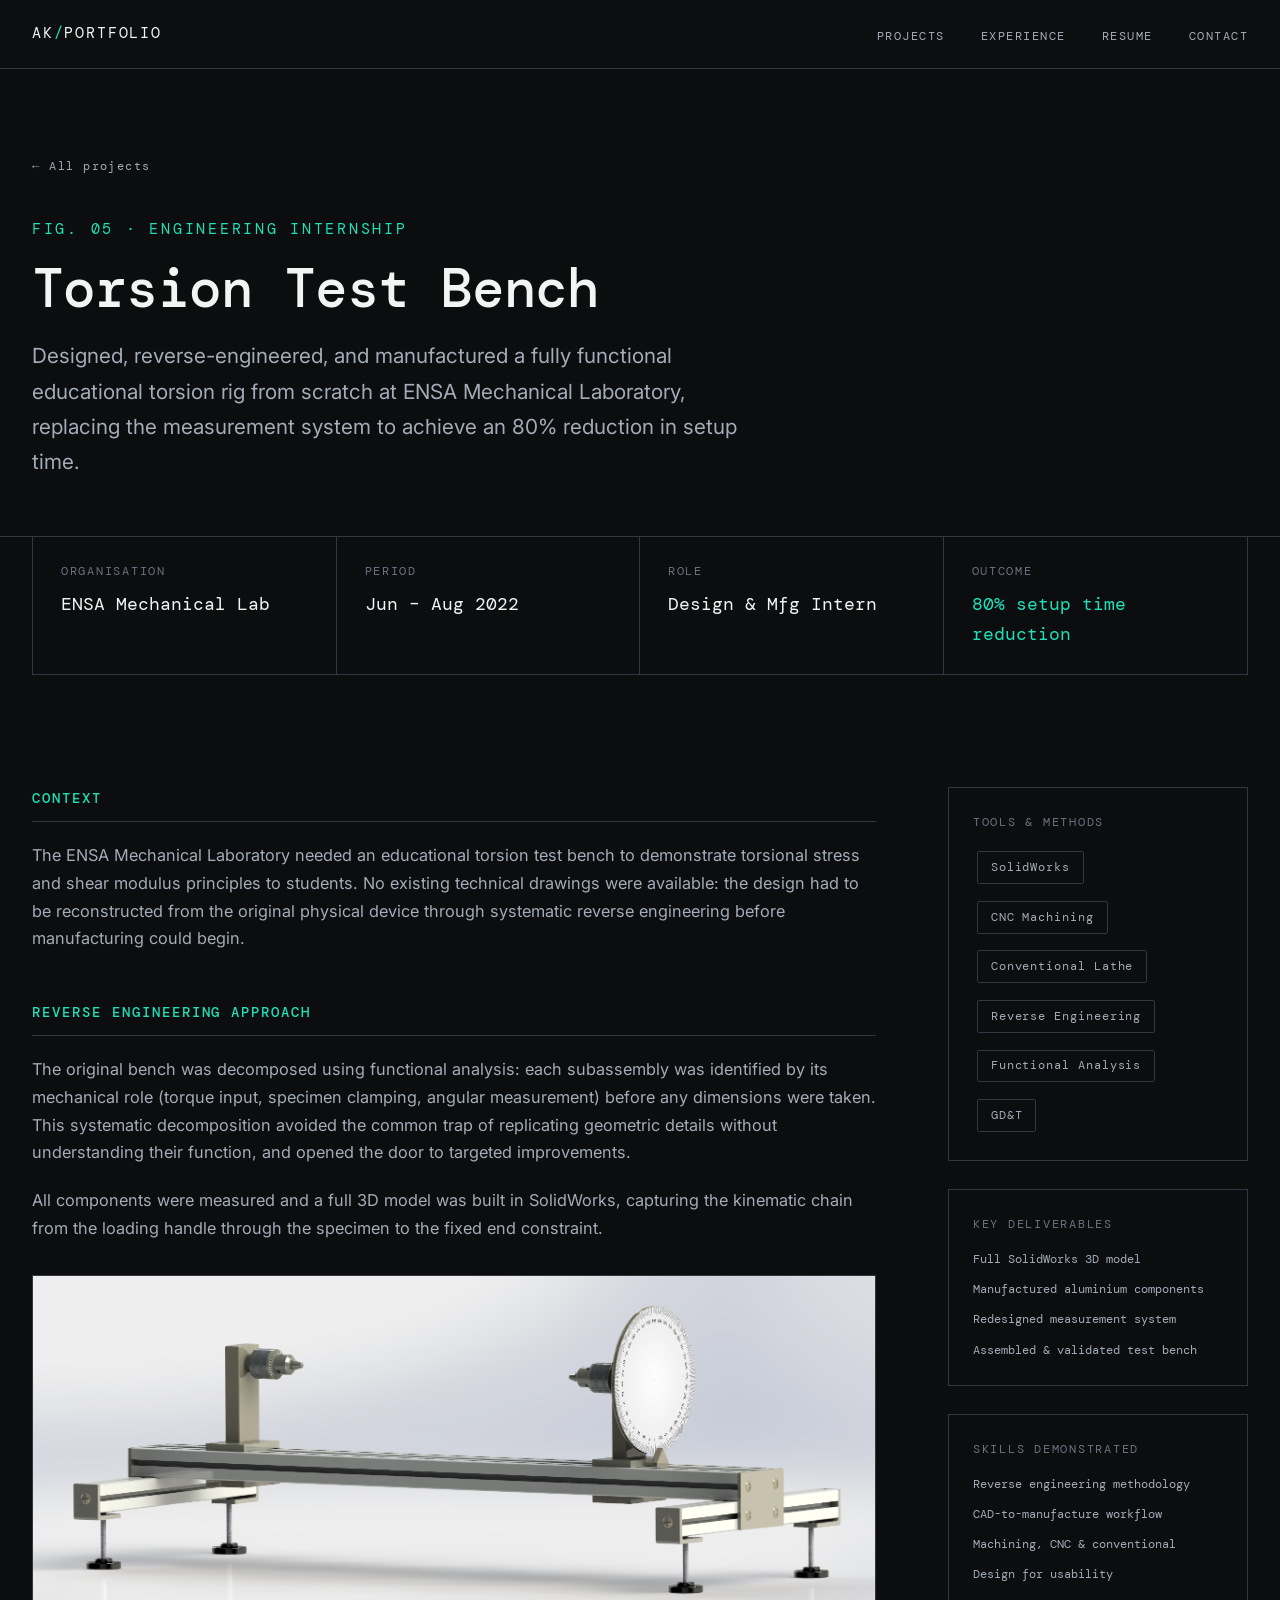
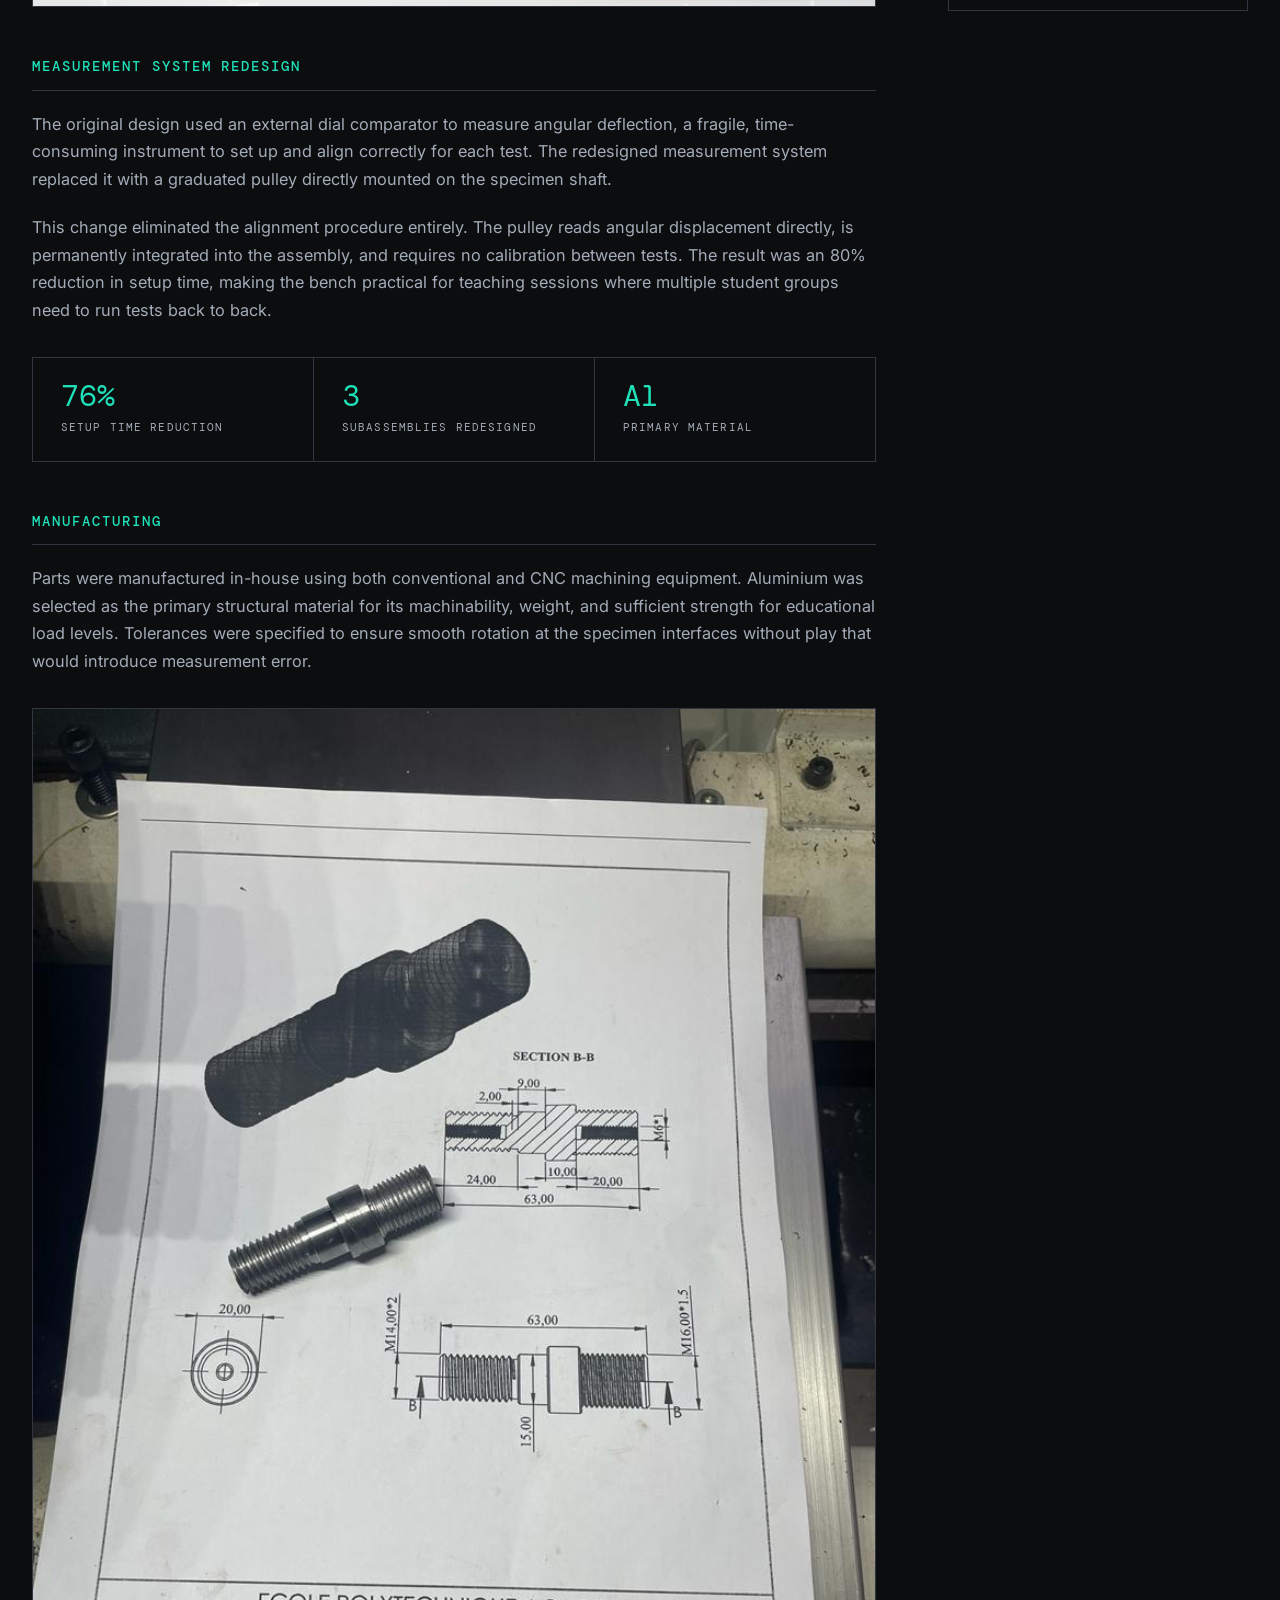
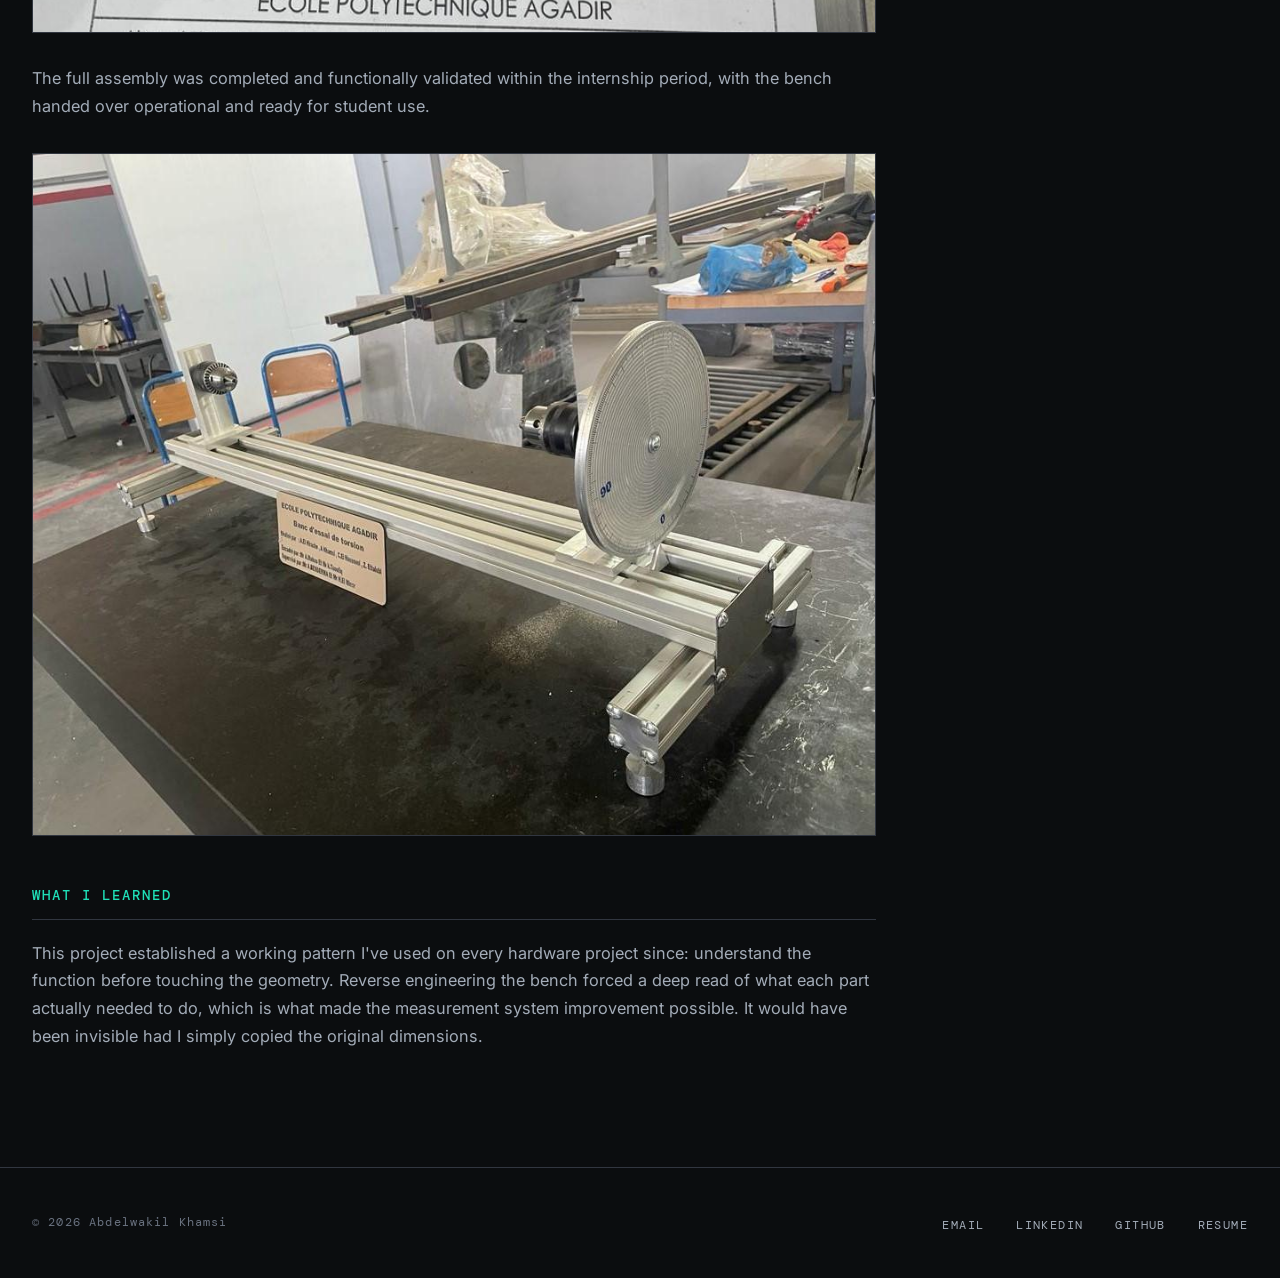
<file: projects/torsion-bench.html>
<!DOCTYPE html>
<html lang="en">
<head>
<meta charset="UTF-8">
<meta name="viewport" content="width=device-width, initial-scale=1.0">
<title>Torsion Test Bench · Abdelwakil Khamsi</title>
<link rel="stylesheet" href="../assets/css/style.css?v=5">
<script src="../assets/js/analytics.js?v=5" defer></script>
<script src="../assets/js/site.js?v=5" defer></script>
</head>
<body>

<nav class="nav">
  <div class="wrap">
    <a href="../index.html" class="nav-mark">AK<span>/</span>PORTFOLIO</a>
    <ul class="nav-links">
      <li><a href="../index.html#projects">PROJECTS</a></li>
      <li><a href="../index.html#experience">EXPERIENCE</a></li>
      <li><a href="../resume.pdf?v=3">RESUME</a></li>
      <li><a href="../index.html#contact">CONTACT</a></li>
    </ul>
  </div>
</nav>

<header class="project-hero">
  <div class="wrap">
    <a href="../index.html" class="back-link">&#8592; All projects</a>
    <div class="eyebrow">FIG. 05 · ENGINEERING INTERNSHIP</div>
    <h1>Torsion Test Bench</h1>
    <p class="lede">Designed, reverse-engineered, and manufactured a fully functional educational torsion rig from scratch at ENSA Mechanical Laboratory, replacing the measurement system to achieve an 80% reduction in setup time.</p>
  </div>
</header>

<div class="wrap">
  <div class="project-meta">
    <div class="cell">
      <div class="label">ORGANISATION</div>
      <div class="value">ENSA Mechanical Lab</div>
    </div>
    <div class="cell">
      <div class="label">PERIOD</div>
      <div class="value">Jun – Aug 2022</div>
    </div>
    <div class="cell">
      <div class="label">ROLE</div>
      <div class="value">Design &amp; Mfg Intern</div>
    </div>
    <div class="cell">
      <div class="label">OUTCOME</div>
      <div class="value teal">80% setup time reduction</div>
    </div>
  </div>
</div>

<div class="wrap">
  <div class="project-body">

    <div class="prose">

      <h2>CONTEXT</h2>
      <p>The ENSA Mechanical Laboratory needed an educational torsion test bench to demonstrate torsional stress and shear modulus principles to students. No existing technical drawings were available: the design had to be reconstructed from the original physical device through systematic reverse engineering before manufacturing could begin.</p>

      <h2>REVERSE ENGINEERING APPROACH</h2>
      <p>The original bench was decomposed using functional analysis: each subassembly was identified by its mechanical role (torque input, specimen clamping, angular measurement) before any dimensions were taken. This systematic decomposition avoided the common trap of replicating geometric details without understanding their function, and opened the door to targeted improvements.</p>
      <p>All components were measured and a full 3D model was built in SolidWorks, capturing the kinematic chain from the loading handle through the specimen to the fixed end constraint.</p>

      <div class="media-block fit" style="aspect-ratio: 1798 / 709;">
        <img src="../assets/img/torsion-bench/3D_model.png" alt="SolidWorks CAD model of the torsion test bench, with the graduated pulley dial" loading="lazy">
      </div>

      <h2>MEASUREMENT SYSTEM REDESIGN</h2>
      <p>The original design used an external dial comparator to measure angular deflection, a fragile, time-consuming instrument to set up and align correctly for each test. The redesigned measurement system replaced it with a graduated pulley directly mounted on the specimen shaft.</p>
      <p>This change eliminated the alignment procedure entirely. The pulley reads angular displacement directly, is permanently integrated into the assembly, and requires no calibration between tests. The result was an 80% reduction in setup time, making the bench practical for teaching sessions where multiple student groups need to run tests back to back.</p>

      <div class="stat-row">
        <div class="stat">
          <div class="num">80%</div>
          <div class="desc">SETUP TIME REDUCTION</div>
        </div>
        <div class="stat">
          <div class="num">3</div>
          <div class="desc">SUBASSEMBLIES REDESIGNED</div>
        </div>
        <div class="stat">
          <div class="num">Al</div>
          <div class="desc">PRIMARY MATERIAL</div>
        </div>
      </div>

      <h2>MANUFACTURING</h2>
      <p>Parts were manufactured in-house using both conventional and CNC machining equipment. Aluminium was selected as the primary structural material for its machinability, weight, and sufficient strength for educational load levels. Tolerances were specified to ensure smooth rotation at the specimen interfaces without play that would introduce measurement error.</p>

      <div class="media-block fit" style="aspect-ratio: 768 / 842;">
        <img src="../assets/img/torsion-bench/2d_drawing_and_the_part_that_was_made.jpg" alt="2D machining drawing next to the manufactured shaft coupler" loading="lazy">
      </div>

      <p>The full assembly was completed and functionally validated within the internship period, with the bench handed over operational and ready for student use.</p>

      <div class="media-block fit" style="aspect-ratio: 948 / 768;">
        <img src="../assets/img/torsion-bench/Physical_final_product.jpg" alt="Manufactured torsion test bench, assembled and operational" loading="lazy">
      </div>

      <h2>WHAT I LEARNED</h2>
      <p>This project established a working pattern I've used on every hardware project since: understand the function before touching the geometry. Reverse engineering the bench forced a deep read of what each part actually needed to do, which is what made the measurement system improvement possible. It would have been invisible had I simply copied the original dimensions.</p>

    </div>

    <aside class="sidebar">
      <div class="sidebar-block">
        <span class="label">TOOLS &amp; METHODS</span>
        <div class="tags">
          <span class="tag">SolidWorks</span>
          <span class="tag">CNC Machining</span>
          <span class="tag">Conventional Lathe</span>
          <span class="tag">Reverse Engineering</span>
          <span class="tag">Functional Analysis</span>
          <span class="tag">GD&amp;T</span>
        </div>
      </div>
      <div class="sidebar-block">
        <span class="label">KEY DELIVERABLES</span>
        <ul>
          <li>Full SolidWorks 3D model</li>
          <li>Manufactured aluminium components</li>
          <li>Redesigned measurement system</li>
          <li>Assembled &amp; validated test bench</li>
        </ul>
      </div>
      <div class="sidebar-block">
        <span class="label">SKILLS DEMONSTRATED</span>
        <ul>
          <li>Reverse engineering methodology</li>
          <li>CAD-to-manufacture workflow</li>
          <li>Machining, CNC &amp; conventional</li>
          <li>Design for usability</li>
        </ul>
      </div>
    </aside>

  </div>
</div>

<footer id="contact">
  <div class="wrap">
    <span class="copy">&#169; 2026 Abdelwakil Khamsi</span>
    <ul class="links">
      <li><a href="mailto:abdelwakil55khamsi@gmail.com">EMAIL</a></li>
      <li><a href="https://linkedin.com/in/abdelwakil-khamsi/">LINKEDIN</a></li>
      <li><a href="https://github.com/Abdel-wakil">GITHUB</a></li>
      <li><a href="../resume.pdf?v=3">RESUME</a></li>
    </ul>
  </div>
</footer>

</body>
</html>
</file>
<file: assets/css/style.css>
@import url('https://fonts.googleapis.com/css2?family=DM+Mono:wght@400;500&family=Inter:wght@400;500;600&display=swap');

/* ─── TOKENS ─────────────────────────────────────────────── */
:root {
  --bg:       #0b0d0f;
  --surface:  #181c21;
  --border:   #313640;
  --teal:     #1fe0b8;
  --teal-dim: #10a087;
  --text:     #f3f5f4;
  --muted:    #a3acb8;
  --label:    #6a7280;

  --ff-display: 'DM Mono', 'Courier New', monospace;
  --ff-body:    'Inter', system-ui, sans-serif;

  --wrap: 1360px;
  --gap:  2.5rem;
}

/* ─── RESET ──────────────────────────────────────────────── */
*, *::before, *::after { box-sizing: border-box; margin: 0; padding: 0; }
html { scroll-behavior: smooth; }
body {
  background: var(--bg);
  color: var(--text);
  font-family: var(--ff-body);
  font-size: 1.125rem;
  line-height: 1.7;
  -webkit-font-smoothing: antialiased;
}
a { color: inherit; text-decoration: none; }
img { display: block; max-width: 100%; }
ul { list-style: none; }

/* ─── LAYOUT ─────────────────────────────────────────────── */
.wrap {
  max-width: var(--wrap);
  margin: 0 auto;
  padding: 0 2rem;
}

/* ─── NAV ────────────────────────────────────────────────── */
.nav {
  position: sticky;
  top: 0;
  z-index: 100;
  background: rgba(14,15,17,.88);
  backdrop-filter: blur(12px);
  border-bottom: 1px solid var(--border);
}
.nav .wrap {
  display: flex;
  align-items: center;
  justify-content: space-between;
  height: 68px;
}
.nav-mark {
  font-family: var(--ff-display);
  font-size: .95rem;
  letter-spacing: .12em;
  color: var(--text);
}
.nav-mark span { color: var(--teal); }
.nav-links {
  display: flex;
  gap: 2.25rem;
}
.nav-links a {
  font-family: var(--ff-display);
  font-size: .78rem;
  letter-spacing: .12em;
  color: var(--muted);
  transition: color .15s;
}
.nav-links a:hover { color: var(--teal); }

/* ─── HERO ───────────────────────────────────────────────── */
.hero {
  padding: 7.5rem 0 6rem;
  border-bottom: 1px solid var(--border);
}
.eyebrow {
  font-family: var(--ff-display);
  font-size: .95rem;
  letter-spacing: .18em;
  color: var(--teal);
  margin-bottom: 1.5rem;
}
h1 {
  font-family: var(--ff-display);
  font-size: clamp(3rem, 6.5vw, 5rem);
  font-weight: 500;
  letter-spacing: -.01em;
  line-height: 1.1;
  margin-bottom: 1.75rem;
}
.lede {
  max-width: 720px;
  color: var(--muted);
  font-size: 1.3rem;
  margin-bottom: 3rem;
}
.btn-row {
  display: flex;
  flex-wrap: wrap;
  gap: 1rem;
}
.btn {
  font-family: var(--ff-display);
  font-size: .9rem;
  letter-spacing: .1em;
  padding: .9rem 1.8rem;
  border-radius: 2px;
  transition: all .15s;
  cursor: pointer;
}
.btn-primary {
  background: var(--teal);
  color: var(--bg);
}
.btn-primary:hover { background: #00d9bc; }
.btn-outline {
  border: 1px solid var(--border);
  color: var(--muted);
}
.btn-outline:hover { border-color: var(--teal); color: var(--teal); }

/* ─── TITLE BLOCK (stats strip) ─────────────────────────── */
.title-block {
  display: flex;
  flex-wrap: wrap;
  gap: 0;
  border: 1px solid var(--border);
  border-top: none;
  margin-bottom: 5rem;
}
.cell {
  flex: 1 1 180px;
  padding: 1.5rem 1.75rem;
  border-right: 1px solid var(--border);
}
.cell:last-child { border-right: none; }
.label {
  font-family: var(--ff-display);
  font-size: .78rem;
  letter-spacing: .14em;
  color: var(--label);
  margin-bottom: .5rem;
}
.value {
  font-family: var(--ff-display);
  font-size: 1.1rem;
  color: var(--text);
}
.value.teal { color: var(--teal); }
.dot {
  display: inline-block;
  width: 7px; height: 7px;
  background: var(--teal);
  border-radius: 50%;
  animation: pulse 2s infinite;
}
@keyframes pulse {
  0%,100% { opacity: 1; }
  50%      { opacity: .35; }
}

/* ─── SECTION HEAD ───────────────────────────────────────── */
.section-head {
  display: flex;
  align-items: baseline;
  gap: 1.25rem;
  margin-bottom: 3rem;
  padding-bottom: 1.25rem;
  border-bottom: 1px solid var(--border);
}
.fig {
  font-family: var(--ff-display);
  font-size: .72rem;
  letter-spacing: .15em;
  color: var(--label);
}
h2 {
  font-family: var(--ff-display);
  font-size: 1.3rem;
  font-weight: 500;
  letter-spacing: .06em;
}

/* ─── PROJECT GRID ───────────────────────────────────────── */
.grid {
  display: grid;
  grid-template-columns: repeat(2, 1fr);
  gap: 1px;
  background: var(--border);
  border: 1px solid var(--border);
  margin-bottom: 6rem;
}
@media (max-width: 800px) {
  .grid { grid-template-columns: 1fr; }
}
.card {
  display: flex;
  flex-direction: column;
  background: var(--bg);
  transition: background .15s;
}
.card:hover { background: var(--surface); }
/* odd card count: the last card takes the full row instead of
   leaving an empty cell in the 2-column grid */
.grid > .card:last-child:nth-child(odd) { grid-column: 1 / -1; }
.card .media, .mention .media {
  aspect-ratio: 16/10;
  overflow: hidden;
  background: var(--surface);
}
.card .media img, .mention .media img { width: 100%; height: 100%; object-fit: cover; }

/* use for images whose aspect ratio doesn't match the crop box
   (e.g. square CAD renders) so nothing important gets cropped off */
.card .media.contain, .mention .media.contain { padding: 1.5rem; }
.card .media.contain img, .mention .media.contain img { object-fit: contain; }

/* use when the box's aspect-ratio is set inline to match the image's
   own dimensions: fills the box completely with zero crop/letterbox */
.card .media.fit, .mention .media.fit { padding: 0; }
.card .media.fit img, .mention .media.fit img { object-fit: cover; }
.media-placeholder {
  width: 100%; height: 100%;
  display: flex;
  align-items: center;
  justify-content: center;
  border: 1px dashed var(--border);
  color: var(--label);
}
.media-placeholder .txt {
  font-family: var(--ff-display);
  font-size: .75rem;
  letter-spacing: .1em;
  text-align: center;
  line-height: 1.8;
}
.card .body {
  padding: 2.25rem;
  flex: 1;
  display: flex;
  flex-direction: column;
  gap: 1.1rem;
}
.fig-label {
  font-family: var(--ff-display);
  font-size: .72rem;
  letter-spacing: .14em;
  color: var(--label);
}
.card h3 {
  font-family: var(--ff-display);
  font-size: 1.4rem;
  font-weight: 500;
  line-height: 1.3;
}
.card p {
  font-size: 1.05rem;
  color: var(--muted);
  flex: 1;
}
/* flagship project: lives outside the regular grid entirely, in its
   own full-width block with a horizontal split layout */
.featured-wrap {
  border: 1px solid var(--border);
  margin-bottom: 3rem;
}
.featured-divider {
  display: flex;
  align-items: center;
  gap: 1.25rem;
  margin-bottom: 3rem;
  color: var(--label);
  font-family: var(--ff-display);
  font-size: .7rem;
  letter-spacing: .15em;
}
.featured-divider::before,
.featured-divider::after {
  content: '';
  flex: 1;
  height: 1px;
  background: var(--border);
}
.card.featured {
  flex-direction: row;
  border-top: 3px solid var(--teal);
}
.card.featured .media {
  flex: 1 1 58%;
  aspect-ratio: 4 / 3;
}
.card.featured .body {
  flex: 1 1 42%;
  padding: 3.5rem;
  justify-content: center;
  gap: 1.4rem;
}
.card.featured .fig-label { color: var(--teal); }
.card.featured h3 {
  font-size: 2.1rem;
  line-height: 1.2;
}
.card.featured p { font-size: 1.1rem; }
.featured-badge {
  display: inline-block;
  font-family: var(--ff-display);
  font-size: .68rem;
  letter-spacing: .14em;
  color: var(--bg);
  background: var(--teal);
  padding: .3rem .7rem;
  border-radius: 2px;
  width: fit-content;
}
@media (max-width: 800px) {
  .card.featured { flex-direction: column; }
  .card.featured .media { min-height: 320px; }
  .card.featured .body { padding: 2.25rem; }
}

.tags {
  display: flex;
  flex-wrap: wrap;
  gap: .55rem;
}
.tag {
  font-family: var(--ff-display);
  font-size: .72rem;
  letter-spacing: .08em;
  padding: .35rem .8rem;
  border: 1px solid var(--border);
  color: var(--muted);
  border-radius: 2px;
}

/* ─── OTHER PROJECTS (mention cards) ────────────────────── */
.mention-grid {
  display: grid;
  grid-template-columns: repeat(auto-fit, minmax(280px, 1fr));
  gap: 1px;
  background: var(--border);
  border: 1px solid var(--border);
  margin-bottom: 6rem;
}
.mention {
  background: var(--bg);
  display: flex;
  flex-direction: column;
  transition: background .15s;
}
.mention:hover { background: var(--surface); }
.mention-body {
  padding: 1.85rem;
  flex: 1;
  display: flex;
  flex-direction: column;
  gap: .75rem;
}
.mention .fig-label { font-family: var(--ff-display); font-size: .66rem; letter-spacing: .14em; color: var(--label); }
.mention h4 { font-family: var(--ff-display); font-size: .95rem; font-weight: 500; }
.mention p  { font-size: .92rem; color: var(--muted); }

/* ─── PROJECT PAGE ───────────────────────────────────────── */
.project-hero {
  padding: 5rem 0 3.5rem;
  border-bottom: 1px solid var(--border);
}
.project-hero.flagship {
  border-top: 3px solid var(--teal);
  border-bottom-color: var(--teal-dim);
}
.project-hero.flagship .featured-badge {
  display: block;
  margin-bottom: 1.5rem;
}
.back-link {
  font-family: var(--ff-display);
  font-size: .76rem;
  letter-spacing: .12em;
  color: var(--muted);
  display: inline-flex;
  align-items: center;
  gap: .5rem;
  margin-bottom: 2.5rem;
  transition: color .15s;
}
.back-link:hover { color: var(--teal); }
.project-hero .eyebrow { margin-bottom: 1rem; }
.project-hero h1 { font-size: clamp(2.1rem, 4.5vw, 3.4rem); margin-bottom: 1.25rem; }
.project-hero .lede { margin-bottom: 0; }

.project-meta {
  display: flex;
  flex-wrap: wrap;
  gap: 0;
  border: 1px solid var(--border);
  border-top: none;
  margin-bottom: 3.5rem;
}
.project-meta .cell { flex: 1 1 140px; }

.project-body {
  display: grid;
  grid-template-columns: 1fr 300px;
  gap: 4.5rem;
  padding: 3.5rem 0 6rem;
  align-items: start;
}
@media (max-width: 760px) {
  .project-body { grid-template-columns: 1fr; }
}

/* main prose */
.prose h2 {
  font-family: var(--ff-display);
  font-size: .88rem;
  letter-spacing: .14em;
  color: var(--teal);
  margin: 3rem 0 1.25rem;
  padding-bottom: .65rem;
  border-bottom: 1px solid var(--border);
}
.prose h2:first-child { margin-top: 0; }
.prose p {
  font-size: 1.02rem;
  color: var(--muted);
  margin-bottom: 1.25rem;
}
.prose code {
  font-family: var(--ff-display);
  font-size: .9em;
  color: var(--teal);
  overflow-wrap: anywhere;
}
/* let grid columns shrink below long unbreakable content on phones */
.project-body > * { min-width: 0; }
.prose ul {
  list-style: none;
  display: flex;
  flex-direction: column;
  gap: .75rem;
  margin-bottom: 1.5rem;
}
.prose ul li {
  font-size: .96rem;
  color: var(--muted);
  padding-left: 1.3rem;
  position: relative;
}
.prose ul li::before {
  content: '•';
  position: absolute;
  left: 0;
  color: var(--teal-dim);
  font-size: .85rem;
}

/* media blocks in project */
.media-block {
  aspect-ratio: 16/9;
  background: var(--surface);
  border: 1px solid var(--border);
  margin: 2rem 0;
  overflow: hidden;
}
.media-block img { width: 100%; height: 100%; object-fit: cover; }
.media-block .media-placeholder { border: none; }
.media-block.contain { padding: 1.5rem; }
.media-block.contain img { object-fit: contain; }
.media-block.fit { padding: 0; }
.media-block.fit img { object-fit: cover; }

.media-block iframe,
.media-block video { display: block; width: 100%; height: 100%; border: 0; object-fit: cover; }

/* figure with caption: wraps a .media-block */
.figure { margin: 2rem 0; }
.figure .media-block { margin: 0; }
.figure figcaption {
  font-family: var(--ff-display);
  font-size: .72rem;
  letter-spacing: .08em;
  color: var(--label);
  padding-top: .65rem;
  line-height: 1.6;
}
.figure figcaption b { color: var(--teal-dim); font-weight: 400; margin-right: .5rem; }

/* looping CAD animations (exploded views, assembly): muted mp4/webm,
   played only while on screen by site.js */
.anim-grid {
  display: grid;
  grid-template-columns: repeat(2, 1fr);
  gap: 1.5rem;
  margin: 2rem 0;
}
.anim-grid .figure { margin: 0; }
.anim-grid .figure.wide { grid-column: 1 / -1; }
@media (max-width: 700px) {
  .anim-grid { grid-template-columns: 1fr; }
}

/* photo gallery: uniform grid of equal tiles, click to enlarge */
.gallery {
  display: grid;
  grid-template-columns: repeat(3, 1fr);
  gap: .75rem;
  margin: 1.5rem 0 2rem;
}
@media (max-width: 700px) {
  .gallery { grid-template-columns: repeat(2, 1fr); gap: .5rem; }
}
.gallery-item {
  display: block;
  position: relative;
  aspect-ratio: 4 / 3;
  overflow: hidden;
  border: 1px solid var(--border);
  border-radius: 4px;
  background: var(--surface);
  cursor: zoom-in;
}
.gallery-item img {
  position: absolute;
  inset: 0;
  width: 100%;
  height: 100%;
  object-fit: cover;
  transition: transform .5s cubic-bezier(.2,.7,.2,1);
}
.gallery-item:hover img { transform: scale(1.04); }
.gallery-item figcaption {
  position: absolute;
  inset: auto 0 0 0;
  padding: 2rem .85rem .7rem;
  font-family: var(--ff-display);
  font-size: .68rem;
  letter-spacing: .06em;
  line-height: 1.5;
  color: var(--text);
  background: linear-gradient(transparent, rgba(11,13,15,.92));
  opacity: 0;
  transform: translateY(6px);
  transition: opacity .25s, transform .25s;
}
.gallery-item:hover figcaption,
.gallery-item:focus-visible figcaption { opacity: 1; transform: none; }
@media (hover: none) {
  .gallery-item figcaption { display: none; }
}

/* lightbox (built by site.js) */
.lightbox {
  position: fixed;
  inset: 0;
  z-index: 999;
  background: rgba(6,7,9,.95);
  display: flex;
  flex-direction: column;
  align-items: center;
  justify-content: center;
  gap: 1rem;
  padding: 3.5rem 4.5rem 2rem;
  opacity: 0;
  visibility: hidden;
  transition: opacity .25s, visibility .25s;
}
.lightbox.open { opacity: 1; visibility: visible; }
.lightbox img {
  max-width: 100%;
  max-height: calc(100vh - 9rem);
  object-fit: contain;
  border: 1px solid var(--border);
  transform: scale(.97);
  transition: transform .3s cubic-bezier(.2,.7,.2,1);
}
.lightbox.open img { transform: none; }
.lightbox-caption {
  font-family: var(--ff-display);
  font-size: .76rem;
  letter-spacing: .08em;
  color: var(--muted);
  text-align: center;
  max-width: 720px;
}
.lightbox-caption .count { color: var(--teal); margin-right: .75rem; }
.lightbox button {
  position: absolute;
  background: none;
  border: 1px solid var(--border);
  color: var(--muted);
  font-family: var(--ff-display);
  font-size: 1rem;
  width: 2.75rem;
  height: 2.75rem;
  cursor: pointer;
  transition: color .15s, border-color .15s;
}
.lightbox button:hover { color: var(--teal); border-color: var(--teal); }
.lightbox .lb-close { top: 1rem; right: 1rem; }
.lightbox .lb-prev  { left: 1rem;  top: 50%; transform: translateY(-50%); }
.lightbox .lb-next  { right: 1rem; top: 50%; transform: translateY(-50%); }
@media (max-width: 600px) {
  .lightbox { padding: 3.5rem 1rem 1.5rem; }
  .lightbox .lb-prev, .lightbox .lb-next { top: auto; bottom: 1rem; transform: none; }
}

/* highlighted callout inside prose */
.callout {
  border: 1px solid var(--border);
  border-left: 2px solid var(--teal);
  background: var(--surface);
  padding: 1.25rem 1.5rem;
  margin: 1.75rem 0;
}
.callout .label { margin-bottom: .4rem; color: var(--teal-dim); }
.callout p { margin: 0; color: var(--text); font-size: .98rem; }

/* stat callouts */
.stat-row {
  display: flex;
  flex-wrap: wrap;
  gap: 1px;
  background: var(--border);
  border: 1px solid var(--border);
  margin: 2rem 0;
}
.stat {
  background: var(--bg);
  padding: 1.5rem 1.75rem;
  flex: 1 1 120px;
}
.stat .num {
  font-family: var(--ff-display);
  font-size: 1.85rem;
  color: var(--teal);
  line-height: 1;
  margin-bottom: .4rem;
}
.stat .desc {
  font-family: var(--ff-display);
  font-size: .7rem;
  letter-spacing: .1em;
  color: var(--muted);
}

/* sidebar */
.sidebar {
  position: sticky;
  top: 84px;
  display: flex;
  flex-direction: column;
  gap: 1.75rem;
}
.sidebar-block {
  border: 1px solid var(--border);
  padding: 1.5rem;
}
.sidebar-block .label {
  margin-bottom: .9rem;
  display: block;
}
.sidebar-block ul {
  display: flex;
  flex-direction: column;
  gap: .55rem;
  margin: 0;
}
.sidebar-block ul li {
  font-family: var(--ff-display);
  font-size: .78rem;
  color: var(--muted);
  padding: 0;
}
.sidebar-block ul li::before { display: none; }
.sidebar-block .tag { display: inline-block; margin: .25rem; }
.sidebar-block p {
  font-size: .88rem;
  color: var(--muted);
}

/* ─── FOOTER ─────────────────────────────────────────────── */
footer {
  border-top: 1px solid var(--border);
  padding: 2.5rem 0;
}
footer .wrap {
  display: flex;
  align-items: center;
  justify-content: space-between;
  flex-wrap: wrap;
  gap: 1.25rem;
}
.copy {
  font-family: var(--ff-display);
  font-size: .72rem;
  letter-spacing: .1em;
  color: var(--label);
}
.links {
  display: flex;
  gap: 2rem;
}
.links a {
  font-family: var(--ff-display);
  font-size: .72rem;
  letter-spacing: .12em;
  color: var(--muted);
  transition: color .15s;
}
.links a:hover { color: var(--teal); }

/* ─── EXPERIENCE TIMELINE ────────────────────────────────── */
.timeline {
  border: 1px solid var(--border);
  margin-bottom: 6rem;
}
.timeline-item {
  display: grid;
  grid-template-columns: 210px 1fr;
  gap: 2rem;
  padding: 1.75rem 2rem;
  border-bottom: 1px solid var(--border);
  transition: background .15s;
}
.timeline-item:last-child { border-bottom: none; }
.timeline-item:hover { background: var(--surface); }
.timeline-item .when {
  font-family: var(--ff-display);
  font-size: .76rem;
  letter-spacing: .1em;
  color: var(--label);
  padding-top: .25rem;
}
.timeline-item .when .kind { display: block; color: var(--teal-dim); margin-top: .35rem; }
.timeline-item h4 {
  font-family: var(--ff-display);
  font-size: 1.02rem;
  font-weight: 500;
  margin-bottom: .2rem;
}
.timeline-item .org {
  font-size: .92rem;
  color: var(--teal);
  margin-bottom: .5rem;
}
.timeline-item p { font-size: .95rem; color: var(--muted); }
.timeline-item a.more {
  font-family: var(--ff-display);
  font-size: .72rem;
  letter-spacing: .1em;
  color: var(--muted);
  display: inline-block;
  margin-top: .6rem;
  transition: color .15s;
}
.timeline-item a.more:hover { color: var(--teal); }
@media (max-width: 700px) {
  .timeline-item { grid-template-columns: 1fr; gap: .5rem; padding: 1.5rem; }
}

/* ─── MOTION ─────────────────────────────────────────────── */
/* hero content rises in on load */
.hero .wrap > *, .project-hero .wrap > * {
  animation: rise .7s cubic-bezier(.2,.7,.2,1) both;
}
.hero .wrap > :nth-child(2), .project-hero .wrap > :nth-child(2) { animation-delay: .06s; }
.hero .wrap > :nth-child(3), .project-hero .wrap > :nth-child(3) { animation-delay: .12s; }
.hero .wrap > :nth-child(4), .project-hero .wrap > :nth-child(4) { animation-delay: .18s; }
.hero .wrap > :nth-child(5), .project-hero .wrap > :nth-child(5) { animation-delay: .24s; }
@keyframes rise {
  from { opacity: 0; transform: translateY(16px); }
  to   { opacity: 1; transform: none; }
}

/* scroll reveal: site.js adds .reveal only to elements that start
   below the fold, so nothing visible on load ever flickers */
.reveal {
  opacity: 0;
  transform: translateY(24px);
  transition: opacity .7s cubic-bezier(.2,.7,.2,1), transform .7s cubic-bezier(.2,.7,.2,1);
  transition-delay: var(--d, 0s);
}
.reveal.in { opacity: 1; transform: none; }

/* card images ease in on hover */
.card .media img, .mention .media img {
  transition: transform .6s cubic-bezier(.2,.7,.2,1);
}
.card:hover .media img, .mention:hover .media img { transform: scale(1.03); }

@media (prefers-reduced-motion: reduce) {
  html { scroll-behavior: auto; }
  *, *::before, *::after {
    animation: none !important;
    transition: none !important;
  }
  .reveal { opacity: 1; transform: none; }
}

/* ─── RESPONSIVE ─────────────────────────────────────────── */
@media (max-width: 600px) {
  .nav .wrap {
    height: auto;
    flex-wrap: wrap;
    row-gap: .5rem;
    padding-top: .9rem;
    padding-bottom: .9rem;
  }
  .nav-links { gap: 1.2rem; }
  .nav-links a { font-size: .7rem; letter-spacing: .08em; }
  .title-block { flex-direction: column; }
  .cell { border-right: none; border-bottom: 1px solid var(--border); }
  .cell:last-child { border-bottom: none; }
  .project-meta .cell { border-right: none; border-bottom: 1px solid var(--border); }
}
</file>
